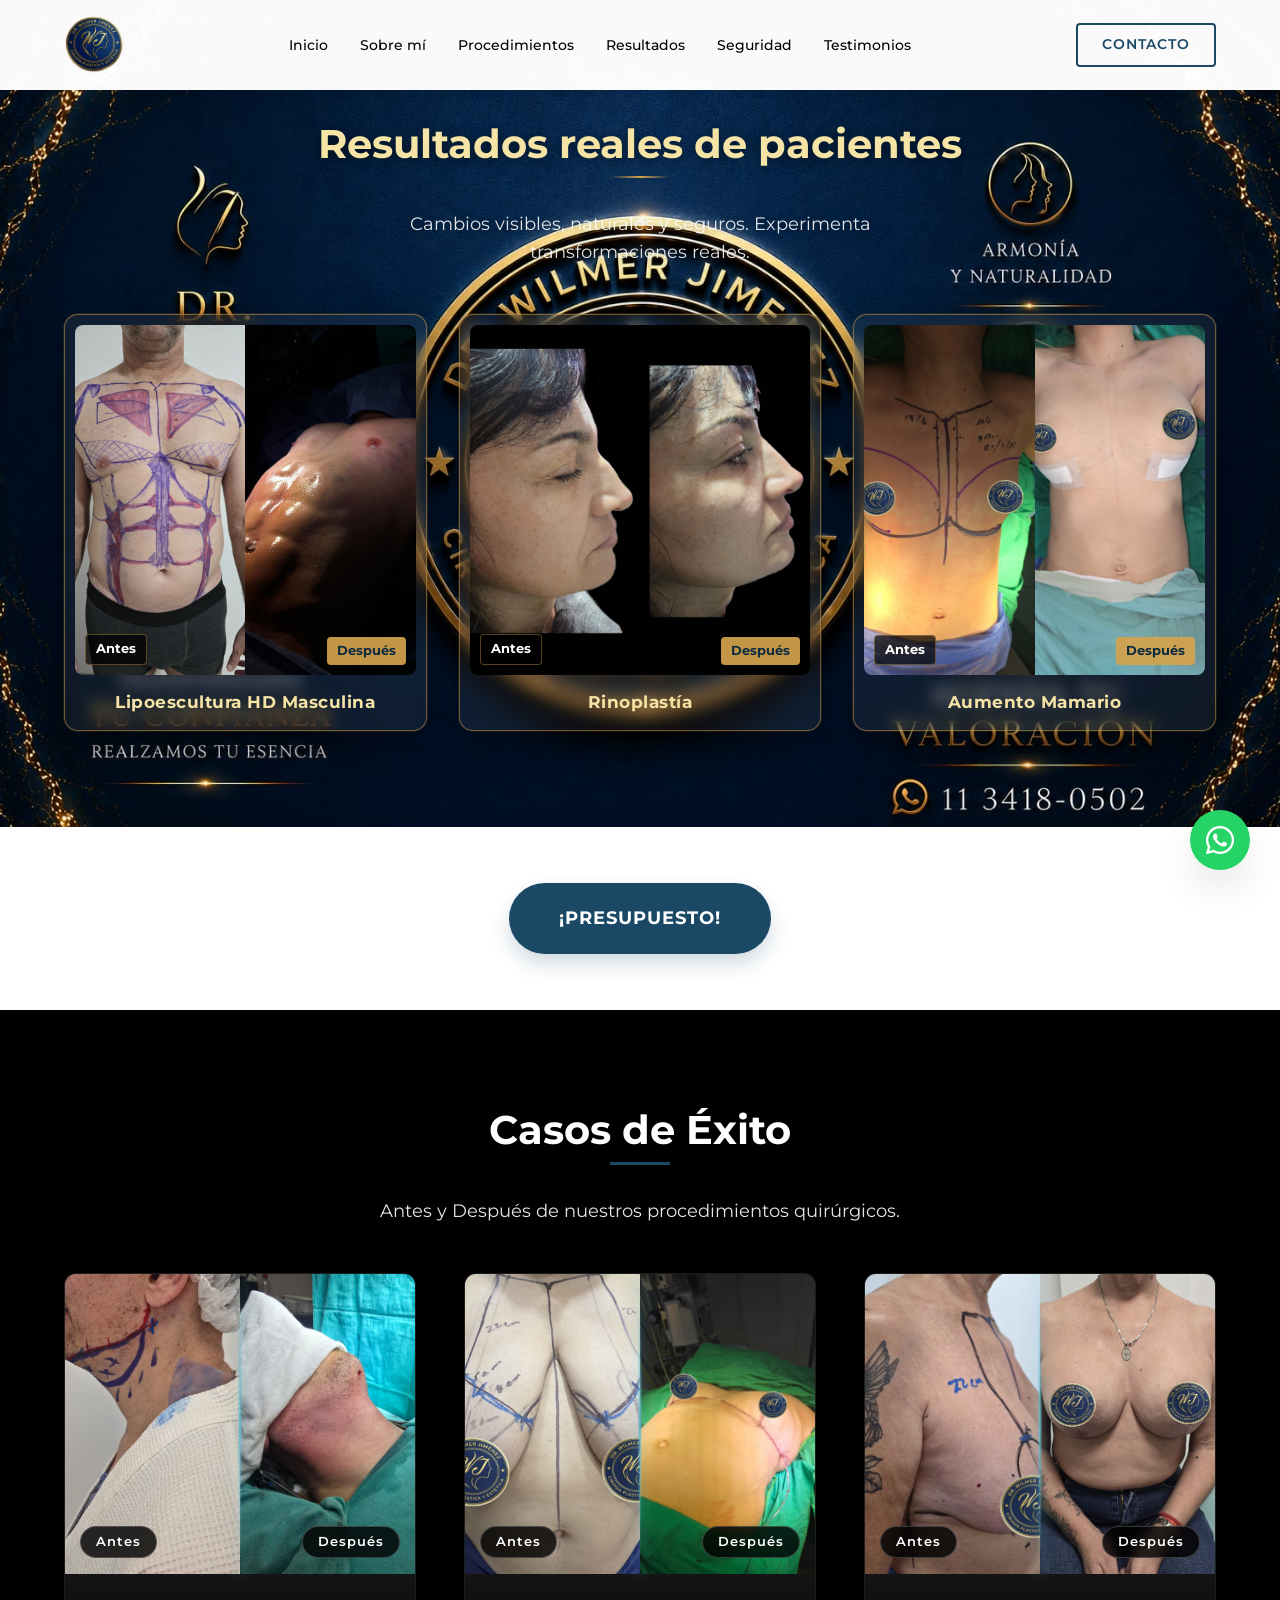
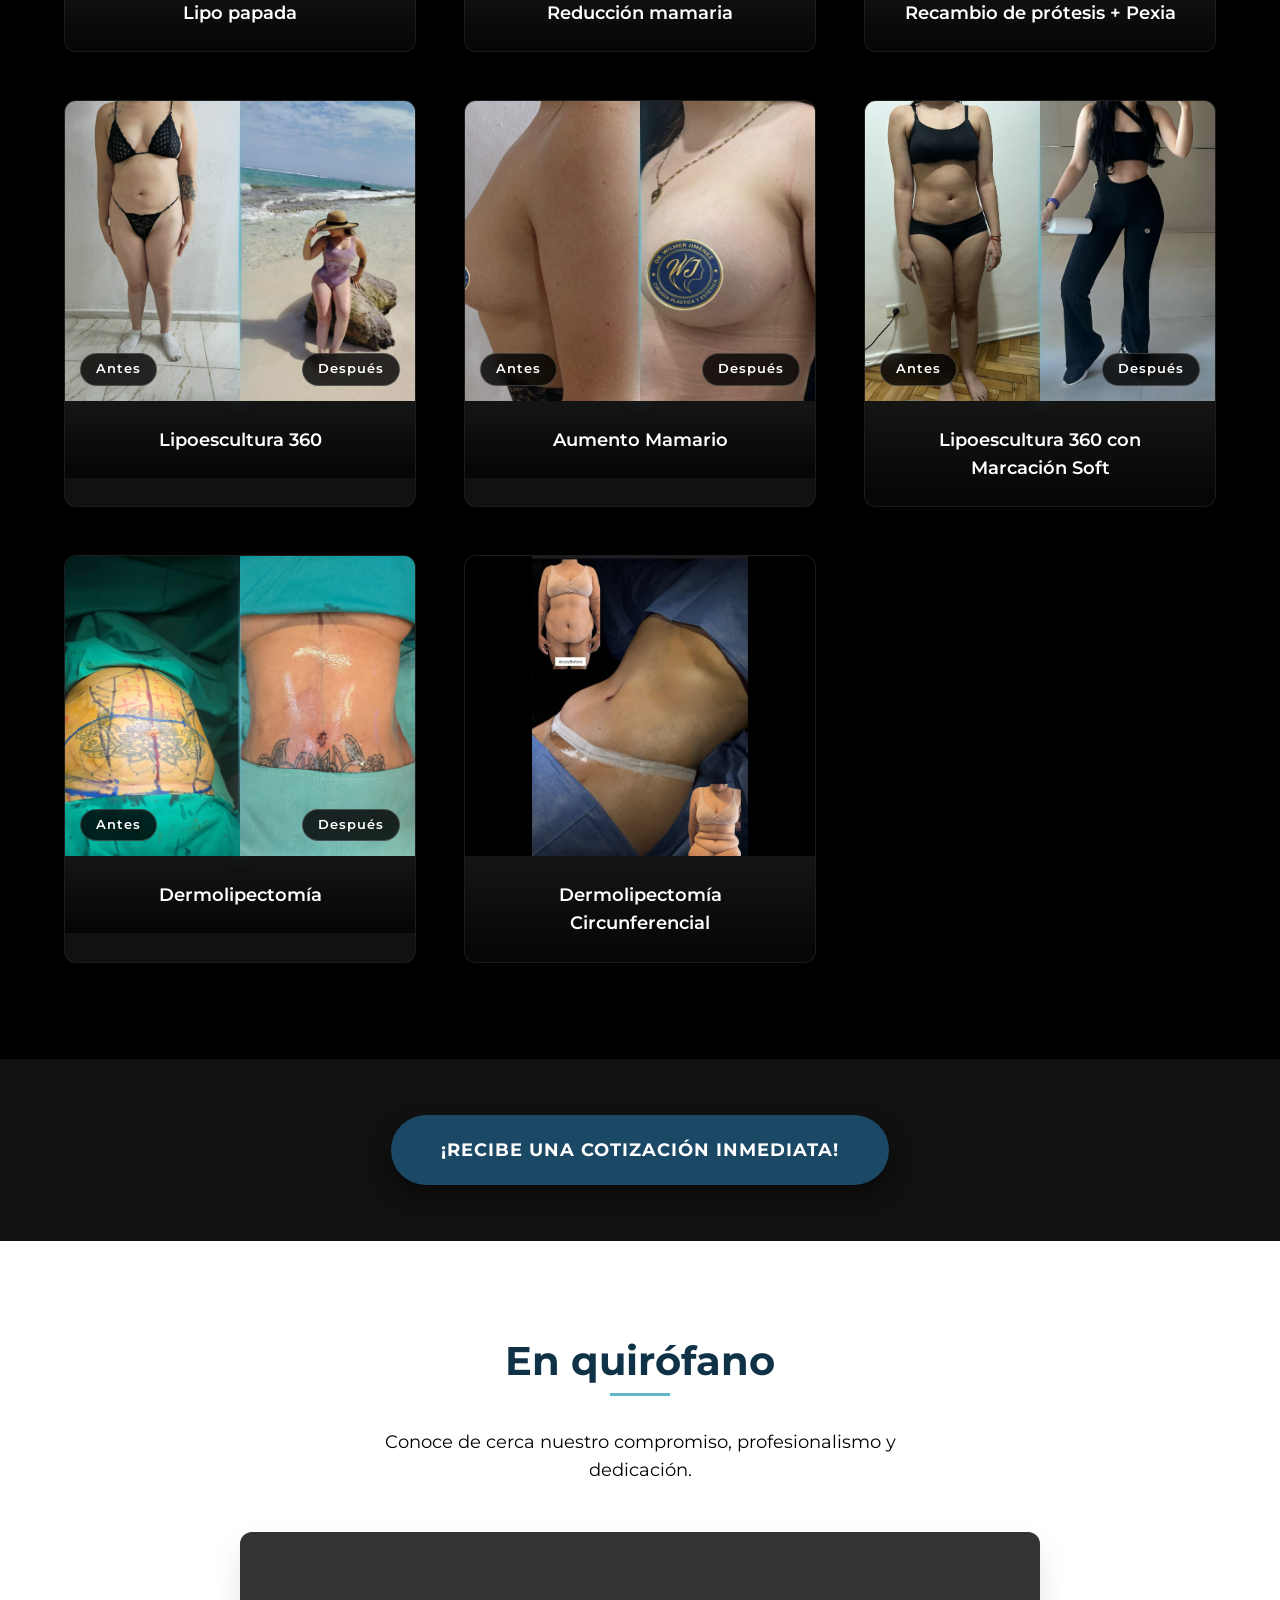
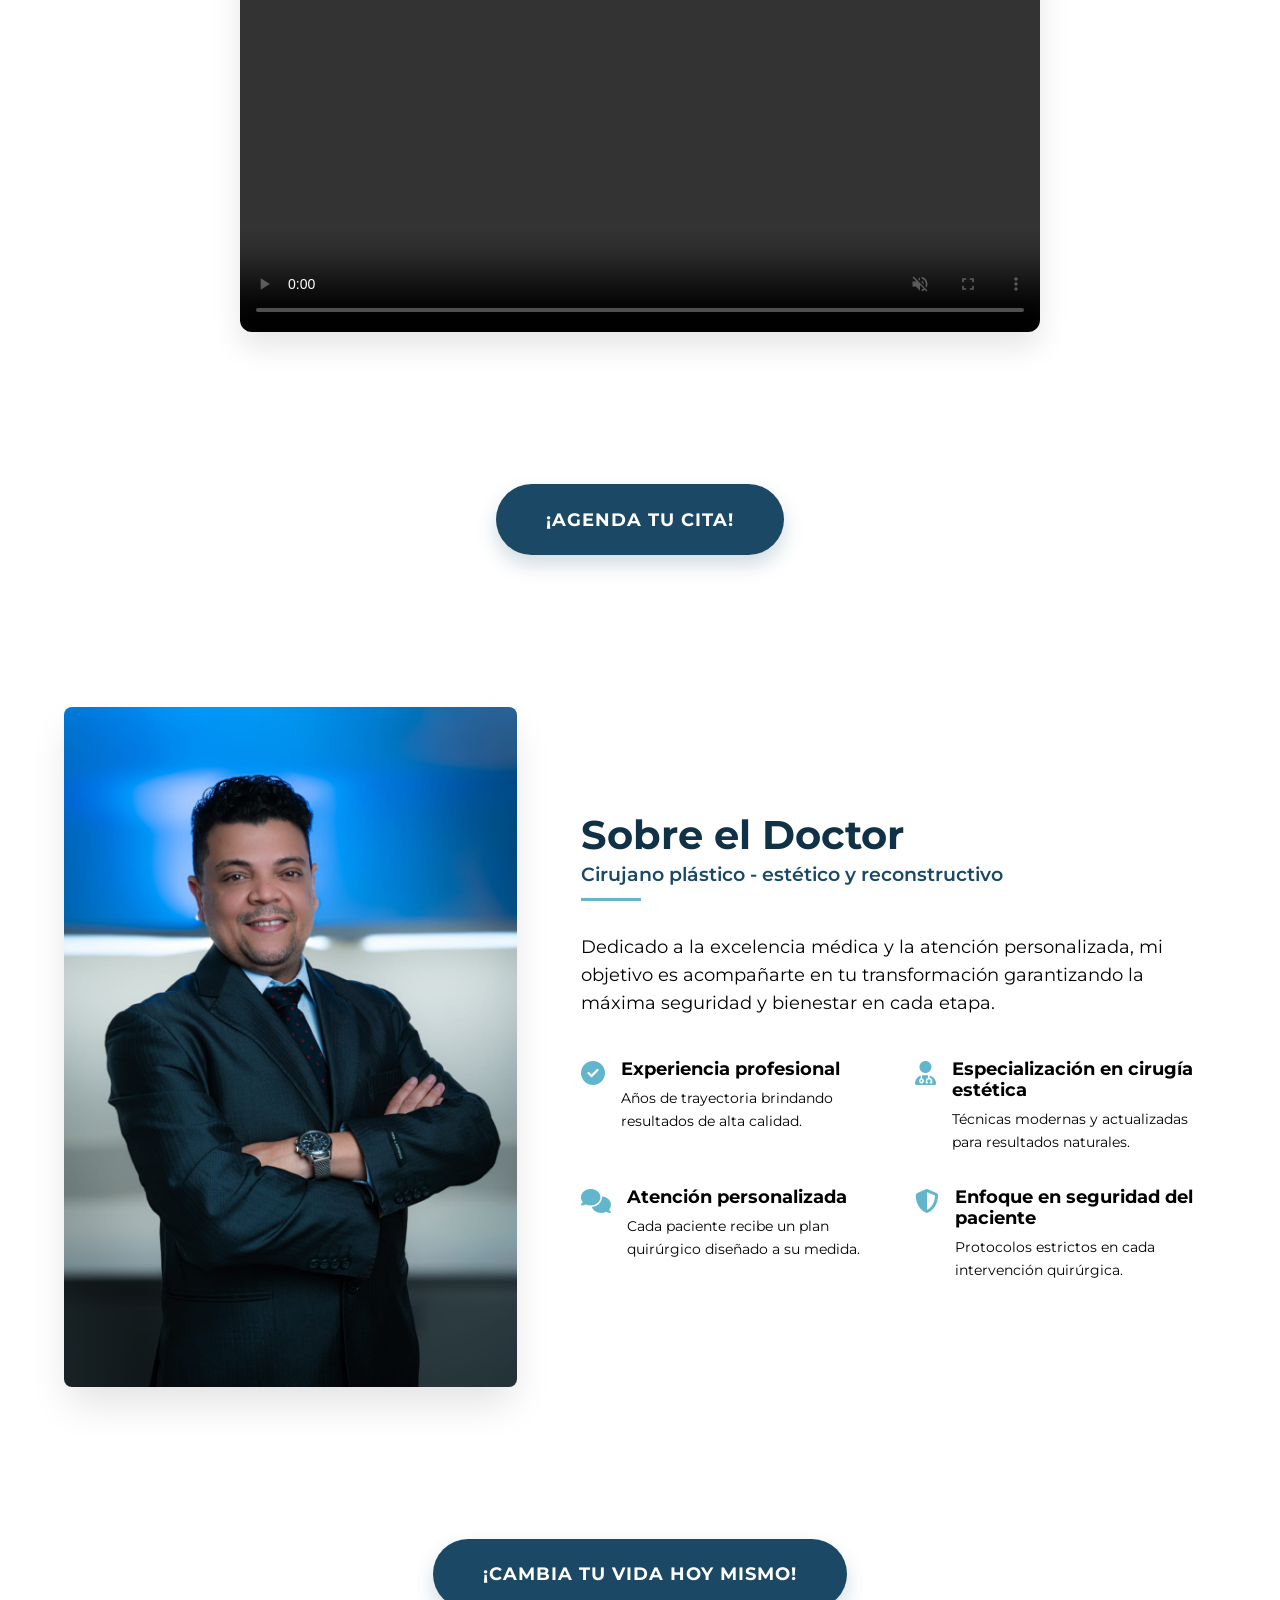
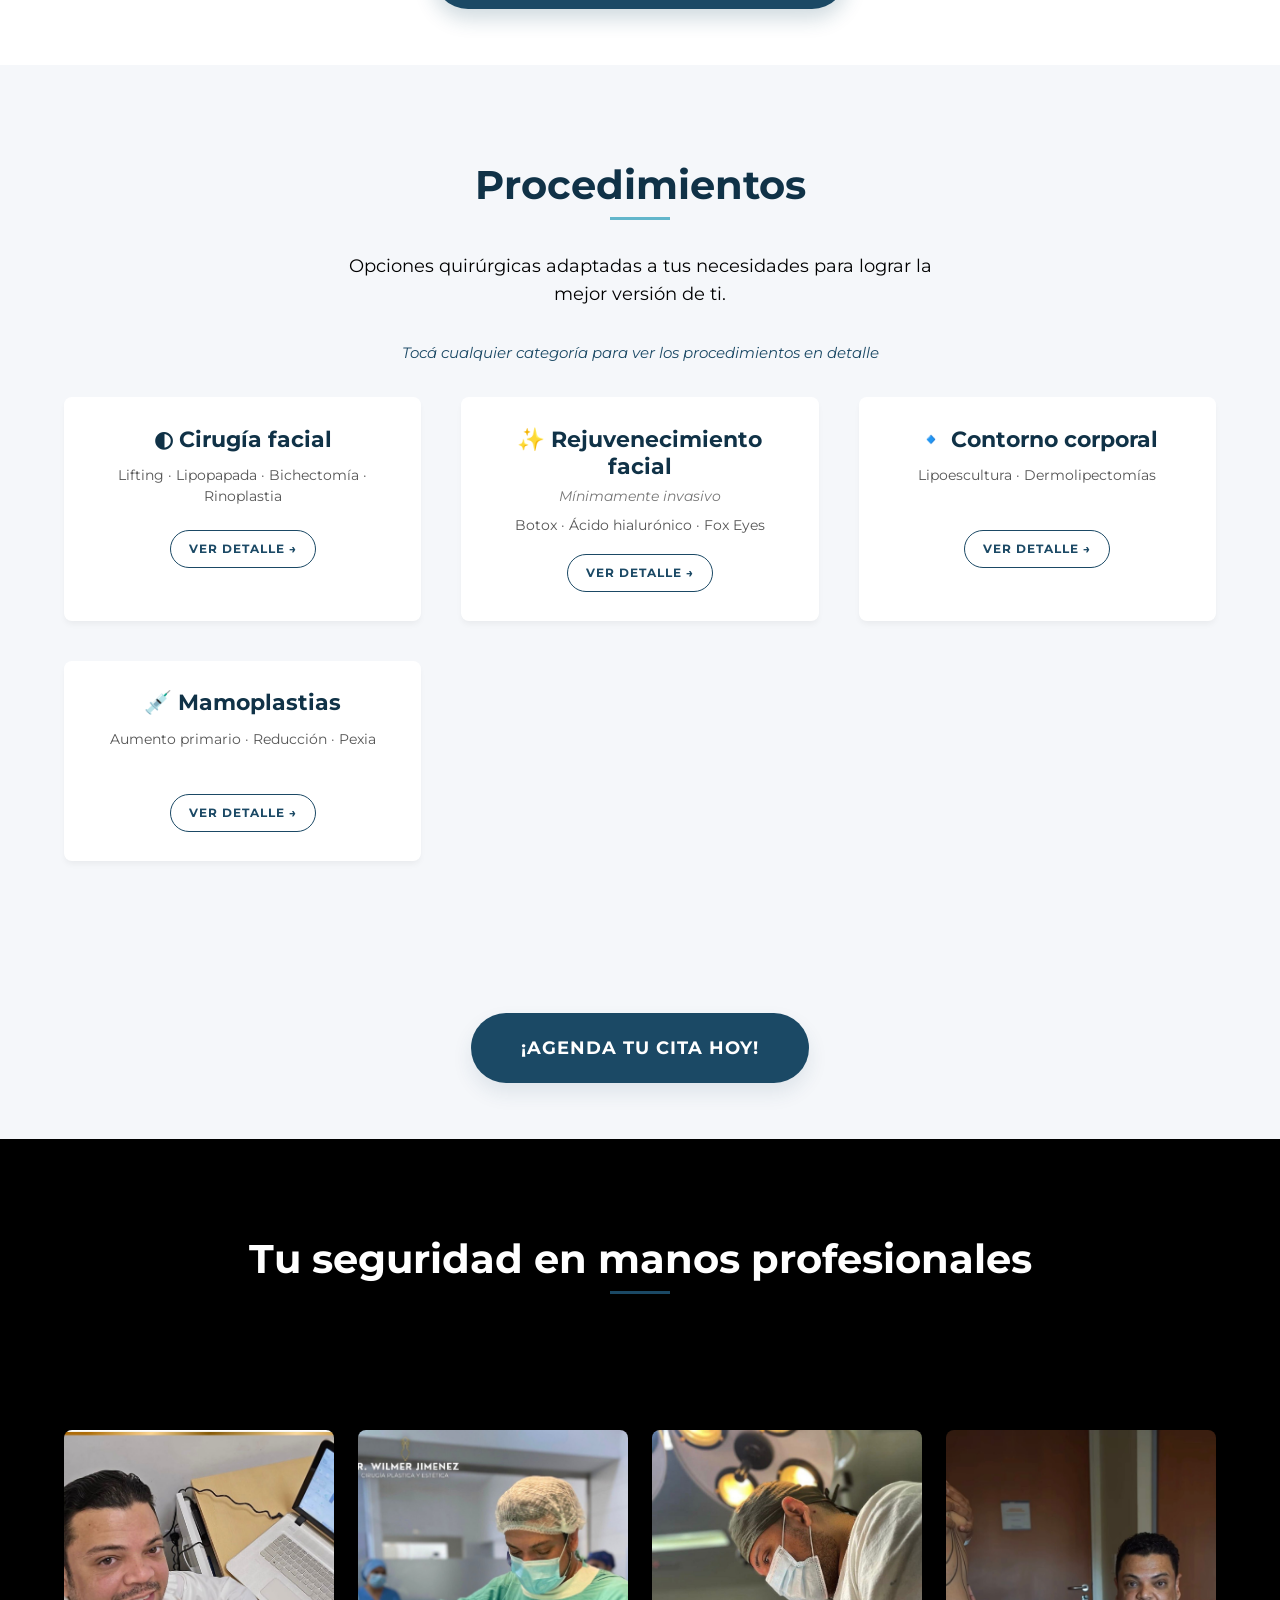
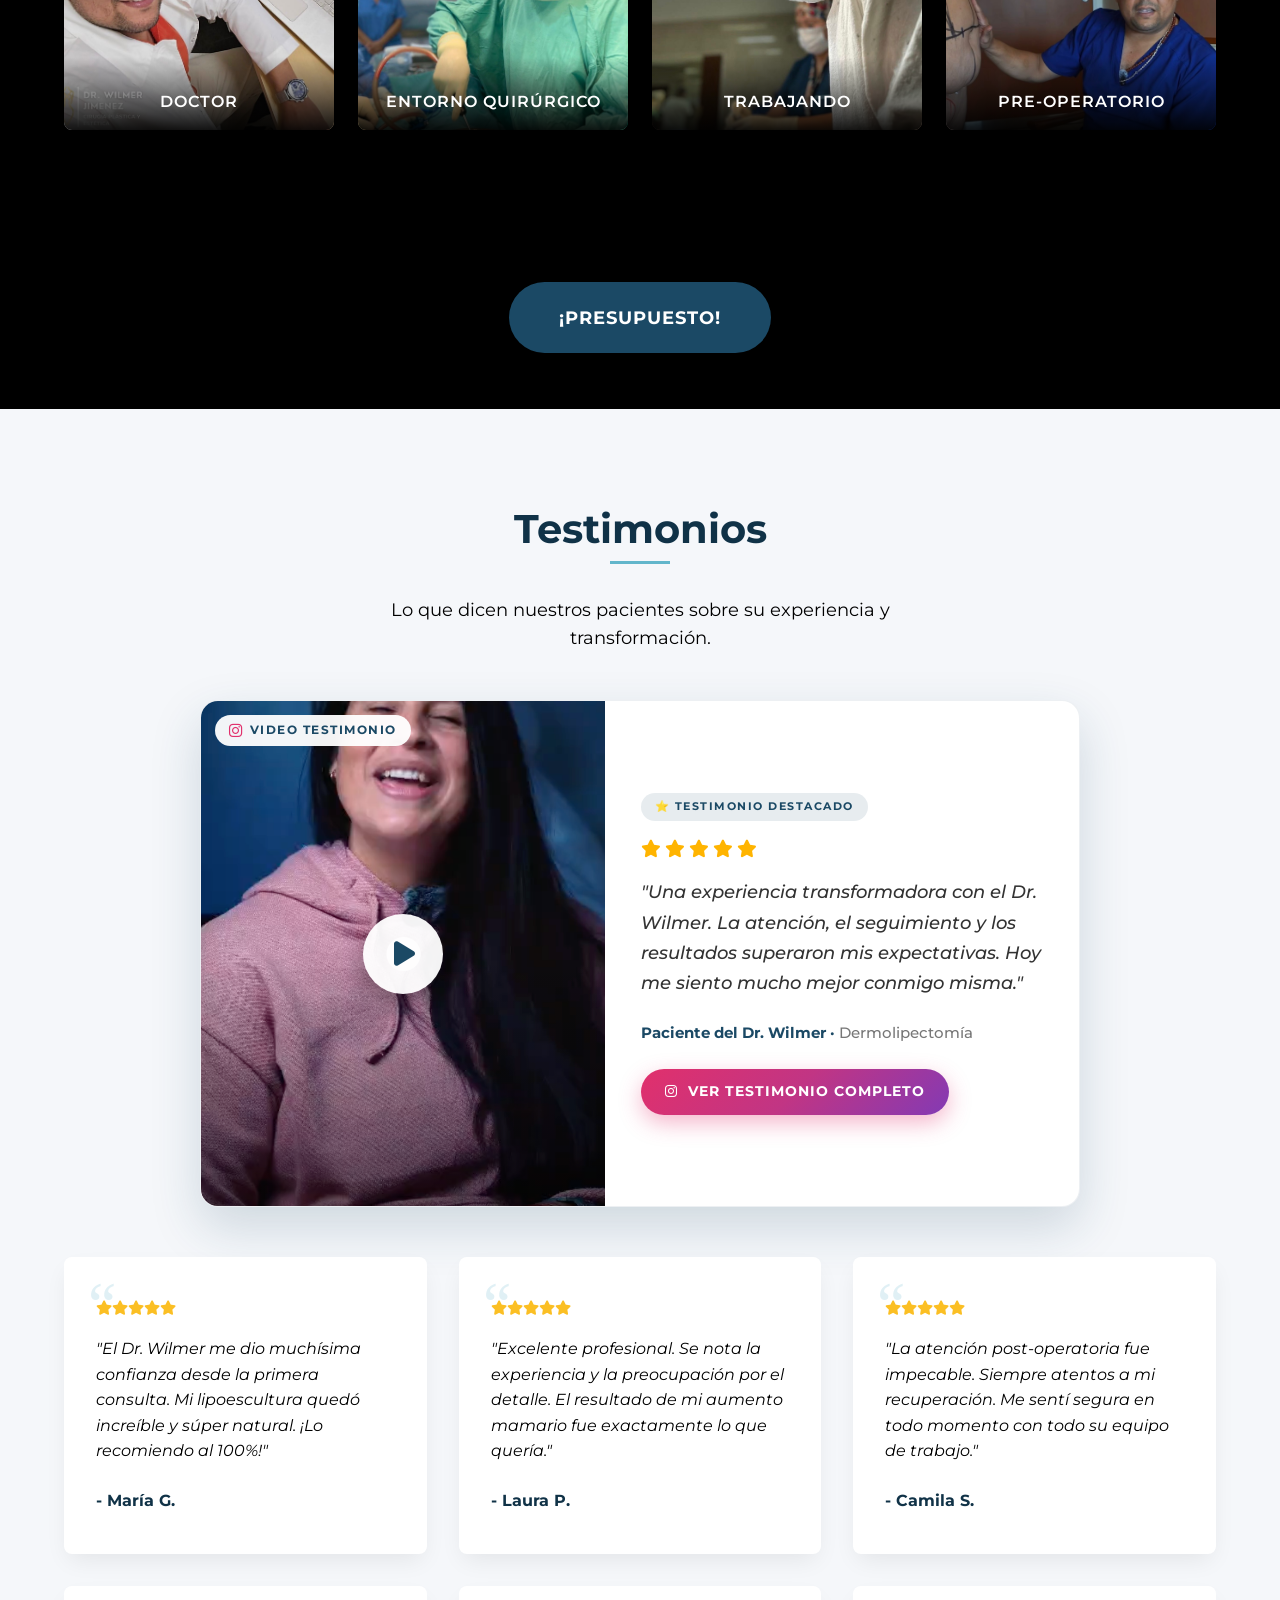
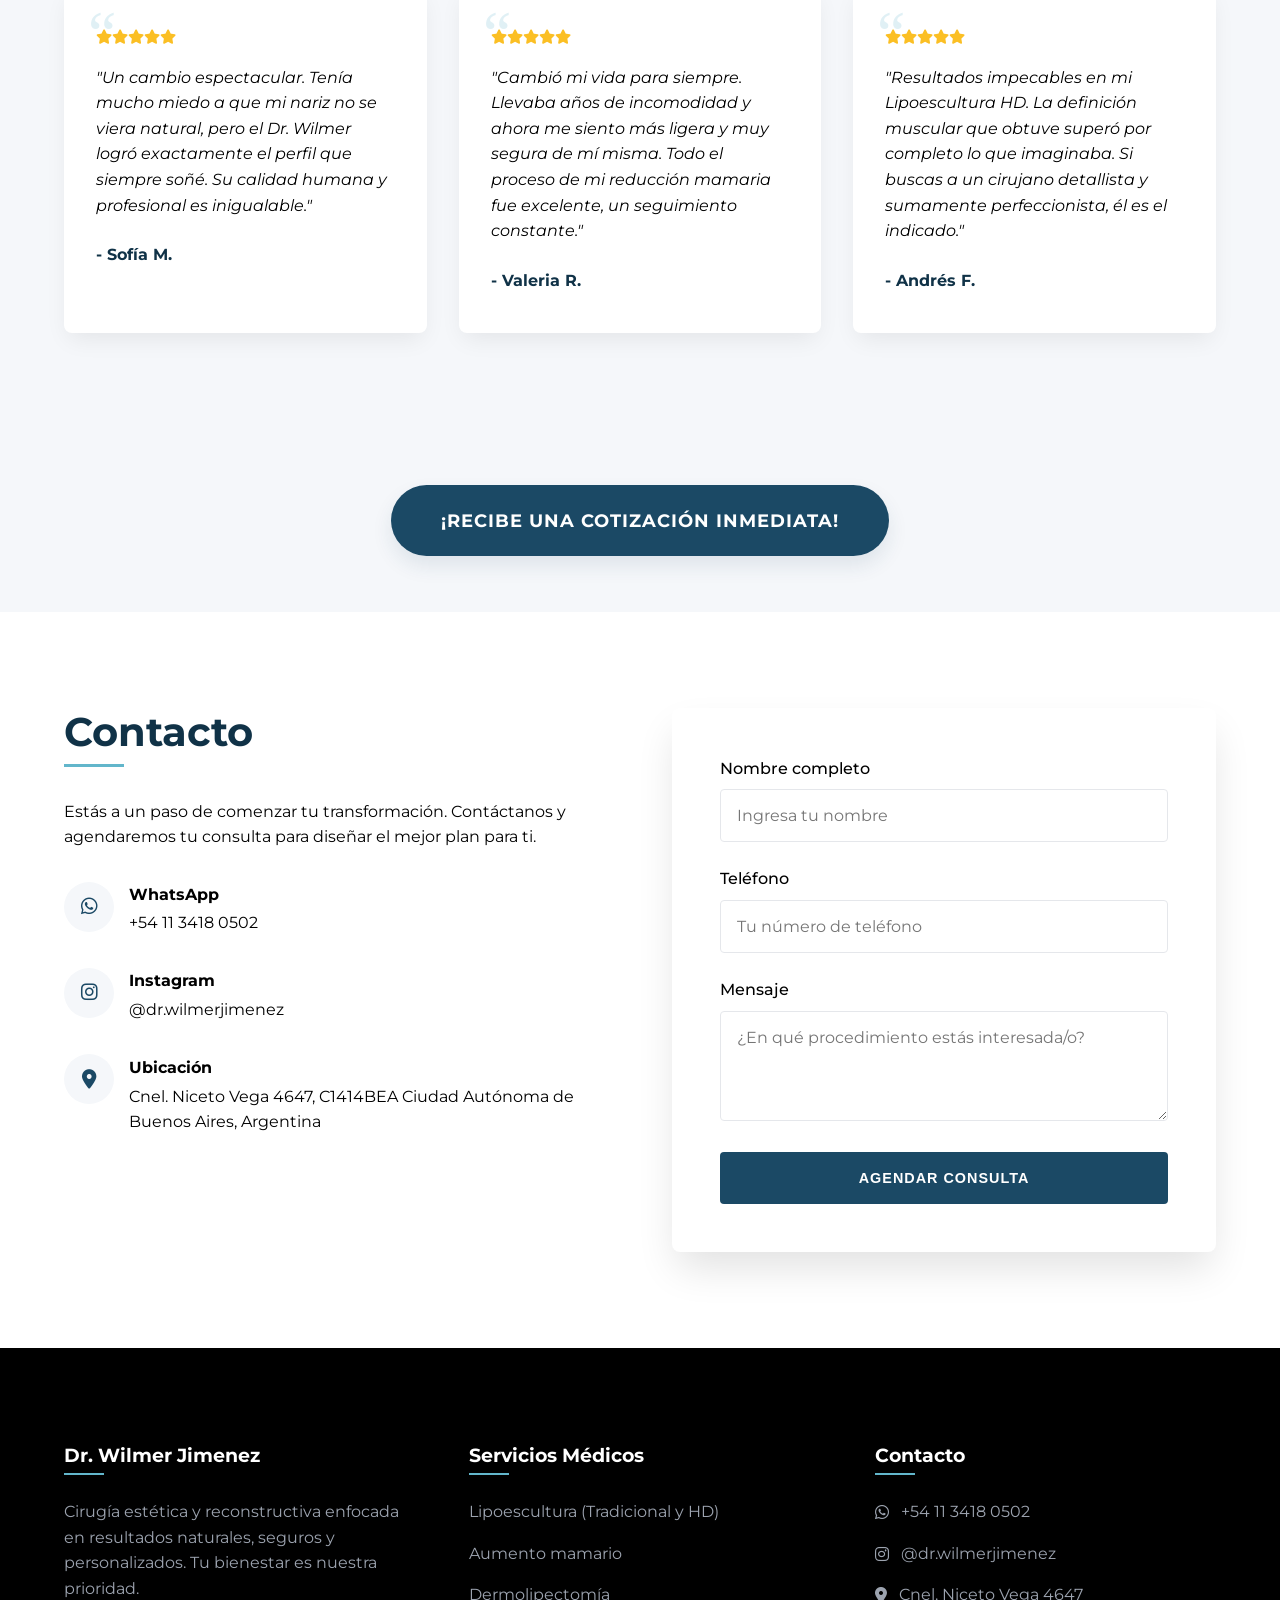
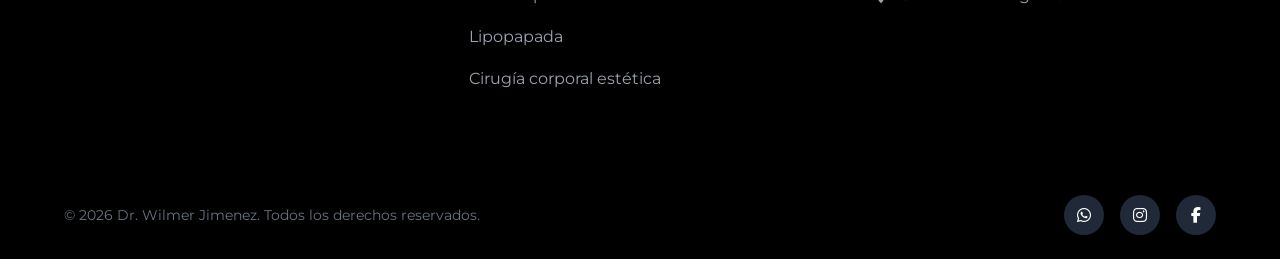
<file: index.html>
<!DOCTYPE html>
<html lang="es">

<head>
    <meta charset="UTF-8">
    <meta name="viewport" content="width=device-width, initial-scale=1.0">
    <title>Dr. Wilmer Jimenez | Cirugía Estética y Reconstructiva</title>
    <meta name="description"
        content="Dr. Wilmer Jimenez, especialista en cirugía estética y reconstructiva. Resultados naturales, seguros y personalizados.">
    <!-- Google Fonts -->
    <link rel="preconnect" href="https://fonts.googleapis.com">
    <link rel="preconnect" href="https://fonts.gstatic.com" crossorigin>
    <link href="https://fonts.googleapis.com/css2?family=Montserrat:wght@300;400;500;600;700&display=swap"
        rel="stylesheet">
    <!-- Font Awesome for Icons -->
    <link rel="stylesheet" href="https://cdnjs.cloudflare.com/ajax/libs/font-awesome/6.4.0/css/all.min.css">
    <!-- AOS Animations CSS -->
    <link href="https://unpkg.com/aos@2.3.1/dist/aos.css" rel="stylesheet">
    <link rel="stylesheet" href="style.css">
    <!-- Favicon & Touch Icons (Optimizados para Google SEO) -->
    <link rel="icon" type="image/png" sizes="32x32" href="favicon.png">
    <link rel="icon" type="image/png" sizes="16x16" href="favicon.png">
    <link rel="apple-touch-icon" href="favicon.png">
    <link rel="shortcut icon" href="favicon.png">
</head>

<body>

    <!-- Header / Navbar -->
    <header class="header">
        <div class="container navbar">
            <a href="#" class="logo" style="display: flex; align-items: center; padding: 5px 0;" title="Dr. Wilmer Jimenez - Inicio">
                <img src="favicon.png" alt="Logo corporativo Dr. Wilmer Jimenez Cirujano Plástico" title="Dr. Wilmer Jimenez Cirujano Plástico" style="width: 60px; height: 60px; object-fit: contain; border-radius: 8px;">
            </a>
            <nav class="nav-menu">
                <ul class="nav-list">
                    <li><a href="#inicio">Inicio</a></li>
                    <li><a href="#sobre-mi">Sobre mí</a></li>
                    <li><a href="#procedimientos">Procedimientos</a></li>
                    <li><a href="#resultados">Resultados</a></li>
                    <li><a href="#seguridad">Seguridad</a></li>
                    <li><a href="#testimonios">Testimonios</a></li>
                </ul>
            </nav>
            <a href="#contacto" class="btn btn-outline nav-btn">Contacto</a>
            <button class="menu-toggle" aria-label="Abrir menú">
                <i class="fas fa-bars"></i>
            </button>
        </div>
    </header>

    <!-- Resultados Reales -->
    <style>
        /* HERO Resultados — texto claro sobre fondo navy */
        #resultados .section-title { color: #F5E4A5 !important; text-shadow: 0 2px 12px rgba(0,0,0,.5); }
        #resultados .section-subtitle { color: rgba(255,255,255,.88) !important; text-shadow: 0 1px 8px rgba(0,0,0,.4); }
        #resultados .title-divider { background: linear-gradient(90deg, transparent, #D4A24C, transparent) !important; height: 2px !important; }
        #resultados .result-item {
            background: rgba(255,255,255,.06);
            backdrop-filter: blur(8px);
            border: 1.5px solid rgba(212,162,76,.5);
            border-radius: 14px;
            padding: 10px 10px 0;
            box-shadow: 0 14px 38px rgba(0,0,0,.45), 0 0 0 1px rgba(212,162,76,.15);
            transition: transform .35s ease, box-shadow .35s ease, border-color .35s ease;
            overflow: hidden;
        }
        #resultados .result-item:hover {
            transform: translateY(-6px);
            border-color: #E8C572;
            box-shadow: 0 22px 50px rgba(0,0,0,.55), 0 0 0 1px #D4A24C;
        }
        #resultados .result-img-wrapper { border-radius: 8px; overflow: hidden; }
        #resultados .result-caption {
            color: #F5E4A5 !important;
            font-weight: 700;
            padding: 14px 6px;
            letter-spacing: .5px;
            text-align: center;
            font-size: 1.05rem;
        }
    </style>
    <section id="resultados" class="results section-padding" style="padding-top: 120px; background-image: url('fondo.jpeg'); background-size: cover; background-position: center; background-repeat: no-repeat; background-attachment: fixed;">
        <div class="container">
            <div class="section-header text-center">
                <h2 class="section-title">Resultados reales de pacientes</h2>
                <div class="title-divider center"></div>
                <p class="section-subtitle">Cambios visibles, naturales y seguros. Experimenta transformaciones reales.</p>
            </div>

            <div class="results-grid">
                <div class="result-item">
                    <div class="result-img-wrapper" style="display: flex;">
                        <div style="flex: 1; position: relative;">
                            <img src="segu_Img/antes1.jpeg" alt="Antes" style="width: 100%; height: 100%; object-fit: cover;">
                            <div style="position: absolute; bottom: 10px; left: 10px; background: rgba(0,0,0,0.7); color: white; padding: 4px 10px; font-size: 0.8rem; border-radius: 4px; font-weight: bold; border: 1px solid rgba(212,162,76,.4);">Antes</div>
                        </div>
                        <div style="flex: 1; position: relative;">
                            <img src="segu_Img/despues1.jpeg" alt="Después" style="width: 100%; height: 100%; object-fit: cover;">
                            <div style="position: absolute; bottom: 10px; right: 10px; background: rgba(212,162,76,0.92); color: #0d2b40; padding: 4px 10px; font-size: 0.8rem; border-radius: 4px; font-weight: bold;">Después</div>
                        </div>
                    </div>
                    <div class="result-caption">Lipoescultura HD Masculina</div>
                </div>
                <div class="result-item">
                    <div class="result-img-wrapper" style="display: flex;">
                        <div style="flex: 1; position: relative;">
                            <img src="segu_Img/antes2.jpeg" alt="Antes" style="width: 100%; height: 100%; object-fit: cover;">
                            <div style="position: absolute; bottom: 10px; left: 10px; background: rgba(0,0,0,0.7); color: white; padding: 4px 10px; font-size: 0.8rem; border-radius: 4px; font-weight: bold; border: 1px solid rgba(212,162,76,.4);">Antes</div>
                        </div>
                        <div style="flex: 1; position: relative;">
                            <img src="segu_Img/despuse2.jpeg" alt="Después" style="width: 100%; height: 100%; object-fit: cover;">
                            <div style="position: absolute; bottom: 10px; right: 10px; background: rgba(212,162,76,0.92); color: #0d2b40; padding: 4px 10px; font-size: 0.8rem; border-radius: 4px; font-weight: bold;">Después</div>
                        </div>
                    </div>
                    <div class="result-caption">Rinoplastía</div>
                </div>
                <div class="result-item">
                    <div class="result-img-wrapper" style="display: flex;">
                        <div style="flex: 1; position: relative;">
                            <img src="segu_Img/ANTES3.jpeg" alt="Antes de Aumento Mamario - Dr Wilmer Jimenez" style="width: 100%; height: 100%; object-fit: cover;">
                            <div style="position: absolute; bottom: 10px; left: 10px; background: rgba(0,0,0,0.7); color: white; padding: 4px 10px; font-size: 0.8rem; border-radius: 4px; font-weight: bold; border: 1px solid rgba(212,162,76,.4);">Antes</div>
                        </div>
                        <div style="flex: 1; position: relative;">
                            <img src="segu_Img/despues3.jpeg" alt="Después de Aumento Mamario - Dr Wilmer Jimenez" style="width: 100%; height: 100%; object-fit: cover;">
                            <div style="position: absolute; bottom: 10px; right: 10px; background: rgba(212,162,76,0.92); color: #0d2b40; padding: 4px 10px; font-size: 0.8rem; border-radius: 4px; font-weight: bold;">Después</div>
                        </div>
                    </div>
                    <div class="result-caption">Aumento Mamario</div>
                </div>
            </div>
        </div>
    </section>

    <div class="cta-divider text-center" style="padding: 3.5rem 0; width: 100%; display: flex; justify-content: center;">
        <a href="#contacto" class="btn btn-primary" style="font-size: 1.1rem; padding: 1.2rem 3rem; border-radius: 50px; text-transform: uppercase; font-weight: 700; box-shadow: 0 10px 20px rgba(27, 73, 101, 0.2); transition: all 0.3s ease; text-decoration: none;">¡PRESUPUESTO!</a>
    </div>

    <!-- Más Resultados de Pacientes (Estética Premium) -->
    <section class="premium-results-section bg-dark section-padding text-white" id="casos-exito">
        <div class="container">
            <div class="section-header text-center" data-aos="fade-up">
                <h2 class="section-title text-white">Casos de Éxito</h2>
                <div class="title-divider center light"></div>
                <p class="section-subtitle text-white" style="opacity: 0.9;">Antes y Después de nuestros procedimientos quirúrgicos.</p>
            </div>

            <style>
                .premium-results-grid {
                    display: grid;
                    grid-template-columns: repeat(auto-fit, minmax(320px, 1fr));
                    gap: 3rem;
                }
                .premium-result-card {
                    background: #111;
                    border-radius: 12px;
                    overflow: hidden;
                    box-shadow: 0 15px 35px rgba(0,0,0,0.5);
                    transition: transform 0.4s ease, box-shadow 0.4s ease;
                    border: 1px solid rgba(255,255,255,0.05);
                }
                .premium-result-images {
                    display: flex;
                    height: 300px;
                    position: relative;
                }
                .img-container {
                    flex: 1;
                    position: relative;
                    background: #111;
                    overflow: hidden;
                    display: flex;
                    align-items: center;
                    justify-content: center;
                }
                .img-container img {
                    width: 100%;
                    height: 100%;
                    object-fit: cover; /* Ajustar y recortar para uniformidad */
                    object-position: center; /* Centrado de la imagen */
                    transition: transform 0.6s ease;
                }
                
                /* Efecto Reveal al hacer scroll (AOS) o hover */
                .premium-result-card.aos-animate .img-container img {
                    /* filter removido para pruebas */
                }
                .premium-result-card:hover .img-container img {
                    transform: scale(1.05);
                }

                .premium-divider {
                    width: 3px;
                    background: linear-gradient(180deg, transparent, rgba(98, 182, 203, 0.8), transparent);
                    height: 100%;
                    z-index: 10;
                    position: absolute;
                    left: 50%;
                    transform: translateX(-50%);
                    box-shadow: 0 0 15px rgba(98, 182, 203, 0.6);
                }
                .img-container .badge {
                    position: absolute;
                    bottom: 15px;
                    background: rgba(0,0,0,0.8);
                    color: #fff;
                    padding: 5px 15px;
                    border-radius: 20px;
                    font-size: 0.8rem;
                    font-weight: 600;
                    letter-spacing: 1px;
                    border: 1px solid rgba(255,255,255,0.2);
                    backdrop-filter: blur(5px);
                    z-index: 15;
                }
                .img-container.antes .badge { left: 15px; }
                .img-container.despues .badge { right: 15px; }
                .premium-result-info {
                    padding: 1.5rem;
                    text-align: center;
                    font-weight: 600;
                    font-size: 1.1rem;
                    color: #fff;
                    background: linear-gradient(to top, #050505, #151515);
                    border-top: 1px solid rgba(255,255,255,0.05);
                }
                
                @media (max-width: 768px) {
                    .premium-result-images {
                        height: 220px;
                    }
                }
            </style>
            
            <div class="premium-results-grid">
                <!-- Lipo Papada -->
                <div class="premium-result-card" data-aos="fade-up">
                    <div class="premium-result-images">
                        <div class="img-container antes">
                            <img src="papda_img/papad1.jpeg" alt="Antes Lipo Papada">
                            <span class="badge">Antes</span>
                        </div>
                        <div class="premium-divider"></div>
                        <div class="img-container despues">
                            <img src="papda_img/papad2.jpeg" alt="Después Lipo Papada">
                            <span class="badge">Después</span>
                        </div>
                    </div>
                    <div class="premium-result-info">Lipo papada</div>
                </div>

                <!-- Reducción mamaria -->
                <div class="premium-result-card" data-aos="fade-up" data-aos-delay="100">
                    <div class="premium-result-images">
                        <div class="img-container antes">
                            <img src="redu_img/REDUCCION1.jpeg" alt="Antes de Reducción mamaria - Dr Wilmer Jimenez" title="Antes de Reducción mamaria">
                            <span class="badge">Antes</span>
                        </div>
                        <div class="premium-divider"></div>
                        <div class="img-container despues">
                            <img src="redu_img/REDUCCION2.jpeg" alt="Después de Reducción mamaria - Dr Wilmer Jimenez" title="Después de Reducción mamaria">
                            <span class="badge">Después</span>
                        </div>
                    </div>
                    <div class="premium-result-info">Reducción mamaria</div>
                </div>

                <!-- Recambio de prótesis mas pexia -->
                <div class="premium-result-card" data-aos="fade-up" data-aos-delay="200">
                    <div class="premium-result-images">
                        <div class="img-container antes">
                            <img src="protesis_img/REC1.jpeg" alt="Antes Recambio de prótesis y pexia - Dr Wilmer Jimenez" title="Antes Recambio de prótesis">
                            <span class="badge">Antes</span>
                        </div>
                        <div class="premium-divider"></div>
                        <div class="img-container despues">
                            <img src="protesis_img/REC2.jpeg" alt="Después Recambio de prótesis y pexia - Dr Wilmer Jimenez" title="Después Recambio de prótesis">
                            <span class="badge">Después</span>
                        </div>
                    </div>
                    <div class="premium-result-info">Recambio de prótesis + Pexia</div>
                </div>

                <!-- Lipoescultura 360 -->
                <div class="premium-result-card" data-aos="fade-up">
                    <div class="premium-result-images">
                        <div class="img-container antes">
                            <img src="lipored_img/lipooo1.png" alt="Antes Lipoescultura 360">
                            <span class="badge">Antes</span>
                        </div>
                        <div class="premium-divider"></div>
                        <div class="img-container despues">
                            <img src="lipored_img/lipooo2..jpeg" alt="Después Lipoescultura 360">
                            <span class="badge">Después</span>
                        </div>
                    </div>
                    <div class="premium-result-info">Lipoescultura 360</div>
                </div>

                <!-- Aumento Mamario -->
                <div class="premium-result-card" data-aos="fade-up" data-aos-delay="100">
                    <div class="premium-result-images">
                        <div class="img-container antes">
                            <img src="Aumen_img/au1.jpeg?v=5" alt="Antes de Aumento Mamario Cirugía Plástica Estética - Dr. Wilmer Jimenez Buenos Aires" title="Antes - Aumento Mamario Dr. Wilmer Jimenez Cirujano Plástico">
                            <span class="badge">Antes</span>
                        </div>
                        <div class="premium-divider"></div>
                        <div class="img-container despues">
                            <img src="Aumen_img/au2.jpeg?v=5" alt="Después de Aumento Mamario Cirugía Plástica Estética - Dr. Wilmer Jimenez Buenos Aires" title="Después - Aumento Mamario Dr. Wilmer Jimenez Cirujano Plástico">
                            <span class="badge">Después</span>
                        </div>
                    </div>
                    <div class="premium-result-info">Aumento Mamario</div>
                </div>

                <!-- Lipoescultura 360 con Marcación Soft -->
                <div class="premium-result-card" data-aos="fade-up" data-aos-delay="200">
                    <div class="premium-result-images">
                        <div class="img-container antes">
                            <img src="lipo_img/lip11.jpeg" alt="Antes Lipoescultura 360 con Marcación Soft">
                            <span class="badge">Antes</span>
                        </div>
                        <div class="premium-divider"></div>
                        <div class="img-container despues">
                            <img src="lipo_img/lipo22.jpeg" alt="Después Lipoescultura 360 con Marcación Soft">
                            <span class="badge">Después</span>
                        </div>
                    </div>
                    <div class="premium-result-info">Lipoescultura 360 con Marcación Soft</div>
                </div>

                <!-- Dermolipectomía -->
                <div class="premium-result-card" data-aos="fade-up">
                    <div class="premium-result-images">
                        <div class="img-container antes">
                            <img src="dermi_Img/dermo1.jpeg" alt="Antes Dermolipectomía">
                            <span class="badge">Antes</span>
                        </div>
                        <div class="premium-divider"></div>
                        <div class="img-container despues">
                            <img src="dermi_Img/dermo2.jpeg" alt="Después Dermolipectomía">
                            <span class="badge">Después</span>
                        </div>
                    </div>
                    <div class="premium-result-info">Dermolipectomía</div>
                </div>

                <!-- Dermolipectomía Circunferencial -->
                <div class="premium-result-card" data-aos="fade-up" data-aos-delay="100">
                    <div class="premium-result-images">
                        <div class="img-container">
                            <img src="circun_img.jpeg" alt="Dermolipectomía Circunferencial" style="object-fit: contain; background: #000;">
                        </div>
                    </div>
                    <div class="premium-result-info">Dermolipectomía Circunferencial</div>
                </div>
            </div>
        </div>
    </section>

    <div class="cta-divider text-center" style="padding: 3.5rem 0; width: 100%; display: flex; justify-content: center; background-color: #111;">
        <a href="#contacto" class="btn btn-primary" style="font-size: 1.1rem; padding: 1.2rem 3rem; border-radius: 50px; text-transform: uppercase; font-weight: 700; box-shadow: 0 10px 20px rgba(0, 0, 0, 0.5); transition: all 0.3s ease; text-decoration: none;">¡RECIBE UNA COTIZACIÓN INMEDIATA!</a>
    </div>

    <!-- El Doctor Trabajando -->
    <section id="inicio" class="video-section section-padding">
        <div class="container">
            <div class="section-header text-center">
                <h2 class="section-title">En quirófano</h2>
                <div class="title-divider center"></div>
                <p class="section-subtitle">Conoce de cerca nuestro compromiso, profesionalismo y dedicación.</p>
            </div>
            <div style="max-width: 800px; margin: 0 auto; border-radius: 12px; overflow: hidden; box-shadow: 0 15px 30px rgba(0,0,0,0.1);">
                <video src="comotrabaja_vid/WhatsApp%20Video%202026-04-03%20at%2016.46.43.mp4" controls autoplay muted loop playsinline style="width: 100%; display: block;"></video>
            </div>
        </div>
    </section>

    <div class="cta-divider text-center" style="padding: 3.5rem 0; width: 100%; display: flex; justify-content: center;">
        <a href="#contacto" class="btn btn-primary" style="font-size: 1.1rem; padding: 1.2rem 3rem; border-radius: 50px; text-transform: uppercase; font-weight: 700; box-shadow: 0 10px 20px rgba(27, 73, 101, 0.2); transition: all 0.3s ease; text-decoration: none;">¡AGENDA TU CITA!</a>
    </div>

    <!-- Sobre el Doctor -->
    <section id="sobre-mi" class="about section-padding">
        <div class="container about-container">
            <div class="about-image" style="display: block; visibility: visible; opacity: 1; min-height: 200px; min-width: 200px;">
                <img src="wilmer.jpeg" alt="Dr. Wilmer Jimenez - Cirujano Plástico Estético y Reconstructivo en Buenos Aires" title="Dr. Wilmer Jimenez - Cirujano Plástico" style="object-position: center top;">
            </div>
            <div class="about-content">
                <h2 class="section-title">Sobre el Doctor</h2>
                <p style="font-size: 1.2rem; font-weight: 600; color: var(--clr-medical-blue); margin-bottom: 0.5rem; margin-top: -0.5rem;">Cirujano plástico - estético y reconstructivo</p>
                <div class="title-divider"></div>
                <p class="bio-text">Dedicado a la excelencia médica y la atención personalizada, mi objetivo es
                    acompañarte en tu transformación garantizando la máxima seguridad y bienestar en cada etapa.</p>

                <ul class="about-list">
                    <li>
                        <i class="fas fa-check-circle"></i>
                        <div>
                            <h3>Experiencia profesional</h3>
                            <p>Años de trayectoria brindando resultados de alta calidad.</p>
                        </div>
                    </li>
                    <li>
                        <i class="fas fa-user-md"></i>
                        <div>
                            <h3>Especialización en cirugía estética</h3>
                            <p>Técnicas modernas y actualizadas para resultados naturales.</p>
                        </div>
                    </li>
                    <li>
                        <i class="fas fa-comments"></i>
                        <div>
                            <h3>Atención personalizada</h3>
                            <p>Cada paciente recibe un plan quirúrgico diseñado a su medida.</p>
                        </div>
                    </li>
                    <li>
                        <i class="fas fa-shield-alt"></i>
                        <div>
                            <h3>Enfoque en seguridad del paciente</h3>
                            <p>Protocolos estrictos en cada intervención quirúrgica.</p>
                        </div>
                    </li>
                </ul>
            </div>
        </div>
    </section>

    <div class="cta-divider text-center" style="padding: 3.5rem 0; width: 100%; display: flex; justify-content: center;">
        <a href="#contacto" class="btn btn-primary" style="font-size: 1.1rem; padding: 1.2rem 3rem; border-radius: 50px; text-transform: uppercase; font-weight: 700; box-shadow: 0 10px 20px rgba(27, 73, 101, 0.2); transition: all 0.3s ease; text-decoration: none;">¡CAMBIA TU VIDA HOY MISMO!</a>
    </div>

    <!-- Procedimientos -->
    <section id="procedimientos" class="procedures section-padding bg-light">
        <div class="container">
            <div class="section-header text-center">
                <h2 class="section-title">Procedimientos</h2>
                <div class="title-divider center"></div>
                <p class="section-subtitle">Opciones quirúrgicas adaptadas a tus necesidades para lograr la mejor
                    versión de ti.</p>
            </div>

            <p class="text-center" style="margin-top: -1rem; margin-bottom: 2rem; font-size: 0.95rem; color: var(--clr-medical-blue); font-style: italic;">Tocá cualquier categoría para ver los procedimientos en detalle</p>

            <style>
                .procedure-link-card { display: block; text-decoration: none; color: inherit; cursor: pointer; transition: transform 0.3s ease, box-shadow 0.3s ease; }
                .procedure-link-card:hover { transform: translateY(-4px); box-shadow: 0 14px 32px rgba(27,73,101,.18); }
                .procedure-link-card:hover .pl-cta { background: var(--clr-medical-blue); color: #fff; }
                .pl-cta { display: inline-block; padding: 8px 18px; border-radius: 50px; font-size: 0.78rem; font-weight: 700; color: var(--clr-medical-blue); text-transform: uppercase; letter-spacing: 1px; border: 1.5px solid var(--clr-medical-blue); transition: background .25s, color .25s; }
            </style>
            <div class="procedures-grid" style="grid-template-columns: repeat(auto-fit, minmax(280px, 1fr));">
                <!-- 1. Cirugía facial -->
                <a href="cirugia-facial.html" class="procedure-card procedure-link-card">
                    <div class="procedure-content text-center"
                        style="display: flex; align-items: center; justify-content: center; min-height: 200px; flex-direction: column; padding: 1.8rem 1.5rem;">
                        <h3 style="margin-bottom: 0.8rem; font-size: 1.4rem;">◐ Cirugía facial</h3>
                        <p style="font-size: 0.9rem; color: #555; margin-bottom: 1.2rem; line-height: 1.4;">Lifting · Lipopapada · Bichectomía · Rinoplastia</p>
                        <span class="pl-cta">Ver detalle →</span>
                    </div>
                </a>

                <!-- 2. Rejuvenecimiento facial -->
                <a href="rejuvenecimiento-facial.html" class="procedure-card procedure-link-card">
                    <div class="procedure-content text-center"
                        style="display: flex; align-items: center; justify-content: center; min-height: 200px; flex-direction: column; padding: 1.8rem 1.5rem;">
                        <h3 style="margin-bottom: 0.5rem; font-size: 1.4rem;">✨ Rejuvenecimiento facial</h3>
                        <p style="font-size: 0.85rem; color: #777; margin-bottom: 0.5rem; line-height: 1.4; font-style: italic;">Mínimamente invasivo</p>
                        <p style="font-size: 0.9rem; color: #555; margin-bottom: 1.2rem; line-height: 1.4;">Botox · Ácido hialurónico · Fox Eyes</p>
                        <span class="pl-cta">Ver detalle →</span>
                    </div>
                </a>

                <!-- 3. Contorno corporal -->
                <a href="contorno-corporal.html" class="procedure-card procedure-link-card">
                    <div class="procedure-content text-center"
                        style="display: flex; align-items: center; justify-content: center; min-height: 200px; flex-direction: column; padding: 1.8rem 1.5rem;">
                        <h3 style="margin-bottom: 0.8rem; font-size: 1.4rem;">🔹 Contorno corporal</h3>
                        <p style="font-size: 0.9rem; color: #555; margin-bottom: 1.2rem; line-height: 1.4;">Lipoescultura · Dermolipectomías</p>
                        <span class="pl-cta">Ver detalle →</span>
                    </div>
                </a>

                <!-- 4. Mamoplastias -->
                <a href="mamoplastias.html" class="procedure-card procedure-link-card">
                    <div class="procedure-content text-center"
                        style="display: flex; align-items: center; justify-content: center; min-height: 200px; flex-direction: column; padding: 1.8rem 1.5rem;">
                        <h3 style="margin-bottom: 0.8rem; font-size: 1.4rem;">💉 Mamoplastias</h3>
                        <p style="font-size: 0.9rem; color: #555; margin-bottom: 1.2rem; line-height: 1.4;">Aumento primario · Reducción · Pexia</p>
                        <span class="pl-cta">Ver detalle →</span>
                    </div>
                </a>
            </div>
        </div>
    </section>

    <div class="cta-divider text-center" style="padding: 3.5rem 0; width: 100%; display: flex; justify-content: center; background-color: var(--clr-gray-light);">
        <a href="#contacto" class="btn btn-primary" style="font-size: 1.1rem; padding: 1.2rem 3rem; border-radius: 50px; text-transform: uppercase; font-weight: 700; box-shadow: 0 10px 20px rgba(27, 73, 101, 0.1); transition: all 0.3s ease; text-decoration: none;">¡AGENDA TU CITA HOY!</a>
    </div>

    <!-- Fotos del Doctor Trabajando -->
    <section id="seguridad" class="trust section-padding bg-dark text-white">
        <div class="container">
            <div class="section-header text-center">
                <h2 class="section-title text-white">Tu seguridad en manos profesionales</h2>
                <div class="title-divider center light"></div>
                <p class="section-subtitle">Entorno clínico de primer nivel, tecnología avanzada y un equipo médico
                    altamente calificado.</p>
            </div>

            <div class="trust-gallery" style="grid-template-columns: repeat(auto-fit, minmax(200px, 1fr));">
                <div class="trust-img">
                    <img src="resu_Img/WhatsApp%20Image%202026-04-01%20at%2018.44.50.jpeg" alt="Doctor">
                    <div class="trust-overlay">Doctor</div>
                </div>
                <div class="trust-img">
                    <img src="sobre_img/WhatsApp%20Image%202026-04-01%20at%2018.44.50.jpeg" alt="Entorno quirúrgico">
                    <div class="trust-overlay">Entorno quirúrgico</div>
                </div>
                <div class="trust-img">
                    <img src="resu_Img/WhatsApp%20Image%202026-04-01%20at%2018.44.51.jpeg" alt="Doctor trabajando">
                    <div class="trust-overlay">Trabajando</div>
                </div>
                <div class="trust-img">
                    <img src="resu_Img/WhatsApp%20Image%202026-04-01%20at%2018.53.02.jpeg" alt="Pre-operatorio">
                    <div class="trust-overlay">Pre-operatorio</div>
                </div>
            </div>
        </div>
    </section>

    <div class="cta-divider text-center" style="padding: 3.5rem 0; width: 100%; display: flex; justify-content: center; background-color: var(--clr-black);">
        <a href="#contacto" class="btn btn-primary" style="font-size: 1.1rem; padding: 1.2rem 3rem; border-radius: 50px; text-transform: uppercase; font-weight: 700; box-shadow: 0 10px 20px rgba(0, 0, 0, 0.5); transition: all 0.3s ease; text-decoration: none;">¡PRESUPUESTO!</a>
    </div>

    <!-- Testimonios -->
    <section id="testimonios" class="testimonials section-padding bg-light">
        <div class="container">
            <div class="section-header text-center">
                <h2 class="section-title">Testimonios</h2>
                <div class="title-divider center"></div>
                <p class="section-subtitle">Lo que dicen nuestros pacientes sobre su experiencia y transformación.</p>
            </div>

            <!-- VIDEO TESTIMONIO DESTACADO -->
            <style>
                .video-testimonio {
                    max-width: 880px; margin: 0 auto 50px;
                    display: grid; grid-template-columns: 1fr 1.1fr; gap: 30px; align-items: center;
                    background: #fff; border-radius: 18px; overflow: hidden;
                    box-shadow: 0 20px 50px rgba(27,73,101,.18);
                    border: 1px solid rgba(27,73,101,.08);
                }
                .vt-thumb-link {
                    position: relative; display: block; aspect-ratio: 4/5;
                    overflow: hidden; cursor: pointer; text-decoration: none;
                    background: linear-gradient(135deg, #1B4965 0%, #0D2B40 100%);
                    background-image: url('cas.png');
                    background-size: cover; background-position: center;
                }
                .vt-thumb-link::before {
                    content: ''; position: absolute; inset: 0;
                    background: linear-gradient(180deg, transparent 0%, transparent 50%, rgba(0,0,0,.5) 100%);
                    transition: background .3s;
                }
                .vt-thumb-link:hover::before {
                    background: linear-gradient(180deg, rgba(0,0,0,.2) 0%, rgba(0,0,0,.2) 50%, rgba(0,0,0,.55) 100%);
                }
                .vt-play {
                    position: absolute; top: 50%; left: 50%; transform: translate(-50%, -50%);
                    width: 80px; height: 80px; border-radius: 50%;
                    background: rgba(255,255,255,.95); display: flex; align-items: center; justify-content: center;
                    box-shadow: 0 10px 30px rgba(0,0,0,.4);
                    transition: transform .3s, background .3s; z-index: 2;
                }
                .vt-thumb-link:hover .vt-play { transform: translate(-50%, -50%) scale(1.1); background: #fff; }
                .vt-play i { font-size: 28px; color: var(--clr-medical-blue); margin-left: 4px; }
                .vt-badge {
                    position: absolute; top: 14px; left: 14px; z-index: 2;
                    padding: 6px 14px; border-radius: 30px;
                    background: rgba(255,255,255,.95); backdrop-filter: blur(8px);
                    color: var(--clr-medical-blue); font-size: 0.72rem; font-weight: 700;
                    letter-spacing: 1.5px; text-transform: uppercase;
                    display: flex; align-items: center; gap: 6px;
                }
                .vt-badge i { color: #E1306C; font-size: 0.95rem; }
                .vt-content { padding: 36px 36px 36px 6px; }
                .vt-tag {
                    display: inline-block; padding: 5px 14px; border-radius: 30px;
                    background: rgba(27,73,101,.1); color: var(--clr-medical-blue);
                    font-size: 0.7rem; font-weight: 700; letter-spacing: 1.5px;
                    text-transform: uppercase; margin-bottom: 14px;
                }
                .vt-content .stars { color: #FFB400; font-size: 1.1rem; letter-spacing: 4px; margin-bottom: 14px; }
                .vt-quote {
                    font-size: 1.15rem; line-height: 1.65; color: #333;
                    font-style: italic; margin-bottom: 22px; font-weight: 500;
                }
                .vt-author { font-size: 0.95rem; color: var(--clr-medical-blue); font-weight: 700; margin-bottom: 24px; }
                .vt-author span { color: #777; font-weight: 500; }
                .vt-cta {
                    display: inline-flex; align-items: center; gap: 10px;
                    padding: 12px 24px; border-radius: 50px;
                    background: linear-gradient(135deg, #E1306C 0%, #C13584 50%, #833AB4 100%);
                    color: #fff; font-weight: 700; font-size: 0.85rem; text-decoration: none;
                    text-transform: uppercase; letter-spacing: 1px;
                    box-shadow: 0 8px 22px rgba(225,48,108,.35);
                    transition: transform .25s, box-shadow .25s;
                }
                .vt-cta:hover { transform: translateY(-3px); box-shadow: 0 12px 28px rgba(225,48,108,.5); }
                @media (max-width: 768px) {
                    .video-testimonio { grid-template-columns: 1fr; }
                    .vt-thumb-link { aspect-ratio: 16/10; }
                    .vt-content { padding: 28px; }
                    .vt-quote { font-size: 1rem; }
                }
            </style>

            <div class="video-testimonio">
                <a href="https://www.instagram.com/reel/DY8K3Y8RljU/" target="_blank" class="vt-thumb-link" aria-label="Ver testimonio en Instagram">
                    <span class="vt-badge"><i class="fab fa-instagram"></i> Video testimonio</span>
                    <span class="vt-play"><i class="fas fa-play"></i></span>
                </a>
                <div class="vt-content">
                    <span class="vt-tag">⭐ Testimonio destacado</span>
                    <div class="stars">
                        <i class="fas fa-star"></i><i class="fas fa-star"></i><i class="fas fa-star"></i><i class="fas fa-star"></i><i class="fas fa-star"></i>
                    </div>
                    <p class="vt-quote">"Una experiencia transformadora con el Dr. Wilmer. La atención, el seguimiento y los resultados superaron mis expectativas. Hoy me siento mucho mejor conmigo misma."</p>
                    <p class="vt-author">Paciente del Dr. Wilmer · <span>Dermolipectomía</span></p>
                    <a href="https://www.instagram.com/reel/DY8K3Y8RljU/" target="_blank" class="vt-cta">
                        <i class="fab fa-instagram"></i> Ver testimonio completo
                    </a>
                </div>
            </div>

            <div class="testimonials-grid">
                <div class="testimonial-card">
                    <div class="stars">
                        <i class="fas fa-star"></i><i class="fas fa-star"></i><i class="fas fa-star"></i><i
                            class="fas fa-star"></i><i class="fas fa-star"></i>
                    </div>
                    <p class="testimonial-text">"El Dr. Wilmer me dio muchísima confianza desde la primera consulta. Mi
                        lipoescultura quedó increíble y súper natural. ¡Lo recomiendo al 100%!"</p>
                    <div class="patient-name">- María G.</div>
                </div>
                <div class="testimonial-card">
                    <div class="stars">
                        <i class="fas fa-star"></i><i class="fas fa-star"></i><i class="fas fa-star"></i><i
                            class="fas fa-star"></i><i class="fas fa-star"></i>
                    </div>
                    <p class="testimonial-text">"Excelente profesional. Se nota la experiencia y la preocupación por el
                        detalle. El resultado de mi aumento mamario fue exactamente lo que quería."</p>
                    <div class="patient-name">- Laura P.</div>
                </div>
                <div class="testimonial-card">
                    <div class="stars">
                        <i class="fas fa-star"></i><i class="fas fa-star"></i><i class="fas fa-star"></i><i
                            class="fas fa-star"></i><i class="fas fa-star"></i>
                    </div>
                    <p class="testimonial-text">"La atención post-operatoria fue impecable. Siempre atentos a mi
                        recuperación. Me sentí segura en todo momento con todo su equipo de trabajo."</p>
                    <div class="patient-name">- Camila S.</div>
                </div>
                <div class="testimonial-card">
                    <div class="stars">
                        <i class="fas fa-star"></i><i class="fas fa-star"></i><i class="fas fa-star"></i><i class="fas fa-star"></i><i class="fas fa-star"></i>
                    </div>
                    <p class="testimonial-text">"Un cambio espectacular. Tenía mucho miedo a que mi nariz no se viera natural, pero el Dr. Wilmer logró exactamente el perfil que siempre soñé. Su calidad humana y profesional es inigualable."</p>
                    <div class="patient-name">- Sofía M.</div>
                </div>
                <div class="testimonial-card">
                    <div class="stars">
                        <i class="fas fa-star"></i><i class="fas fa-star"></i><i class="fas fa-star"></i><i class="fas fa-star"></i><i class="fas fa-star"></i>
                    </div>
                    <p class="testimonial-text">"Cambió mi vida para siempre. Llevaba años de incomodidad y ahora me siento más ligera y muy segura de mí misma. Todo el proceso de mi reducción mamaria fue excelente, un seguimiento constante."</p>
                    <div class="patient-name">- Valeria R.</div>
                </div>
                <div class="testimonial-card">
                    <div class="stars">
                        <i class="fas fa-star"></i><i class="fas fa-star"></i><i class="fas fa-star"></i><i class="fas fa-star"></i><i class="fas fa-star"></i>
                    </div>
                    <p class="testimonial-text">"Resultados impecables en mi Lipoescultura HD. La definición muscular que obtuve superó por completo lo que imaginaba. Si buscas a un cirujano detallista y sumamente perfeccionista, él es el indicado."</p>
                    <div class="patient-name">- Andrés F.</div>
                </div>
            </div>
        </div>
    </section>

    <div class="cta-divider text-center" style="padding: 3.5rem 0; width: 100%; display: flex; justify-content: center; background-color: var(--clr-gray-light);">
        <a href="#contacto" class="btn btn-primary" style="font-size: 1.1rem; padding: 1.2rem 3rem; border-radius: 50px; text-transform: uppercase; font-weight: 700; box-shadow: 0 10px 20px rgba(27, 73, 101, 0.1); transition: all 0.3s ease; text-decoration: none;">¡RECIBE UNA COTIZACIÓN INMEDIATA!</a>
    </div>

    <!-- Contacto -->
    <section id="contacto" class="contact section-padding">
        <div class="container">
            <div class="contact-wrapper">
                <div class="contact-info">
                    <h2 class="section-title">Contacto</h2>
                    <div class="title-divider"></div>
                    <p>Estás a un paso de comenzar tu transformación. Contáctanos y agendaremos tu consulta para diseñar
                        el mejor plan para ti.</p>

                    <ul class="contact-details">
                        <li>
                            <a href="https://wa.me/541134180502" target="_blank" class="wa-link"
                                style="color: inherit; text-decoration: none; display: flex; align-items: flex-start; gap: 15px;">
                                <i class="fab fa-whatsapp"></i>
                                <div>
                                    <strong>WhatsApp</strong>
                                    <span>+54 11 3418 0502</span>
                                </div>
                            </a>
                        </li>
                        <li>
                            <a href="https://www.instagram.com/dr.wilmerjimenez" target="_blank" class="ig-link"
                                style="color: inherit; text-decoration: none; display: flex; align-items: flex-start; gap: 15px;">
                                <i class="fab fa-instagram"></i>
                                <div>
                                    <strong>Instagram</strong>
                                    <span>@dr.wilmerjimenez</span>
                                </div>
                            </a>
                        </li>
                        <li>
                            <a href="https://www.google.com/maps/search/?api=1&query=Cnel.+Niceto+Vega+4647,+C1414BEA+Ciudad+Autónoma+de+Buenos+Aires,+Argentina"
                                target="_blank"
                                style="color: inherit; text-decoration: none; display: flex; align-items: flex-start; gap: 15px;">
                                <i class="fas fa-map-marker-alt"></i>
                                <div>
                                    <strong>Ubicación</strong>
                                    <span>Cnel. Niceto Vega 4647, C1414BEA Ciudad Autónoma de Buenos Aires,
                                        Argentina</span>
                                </div>
                            </a>
                        </li>
                    </ul>
                </div>

                <div class="contact-form-container">
                    <form id="contactForm" class="contact-form">
                        <div class="form-group">
                            <label for="nombre">Nombre completo</label>
                            <input type="text" id="nombre" name="nombre" required placeholder="Ingresa tu nombre">
                        </div>
                        <div class="form-group">
                            <label for="telefono">Teléfono</label>
                            <input type="tel" id="telefono" name="telefono" required
                                placeholder="Tu número de teléfono">
                        </div>
                        <div class="form-group">
                            <label for="mensaje">Mensaje</label>
                            <textarea id="mensaje" name="mensaje" rows="4" required
                                placeholder="¿En qué procedimiento estás interesada/o?"></textarea>
                        </div>
                        <button type="submit" class="btn btn-primary btn-block">Agendar consulta</button>
                    </form>
                </div>
            </div>
        </div>
    </section>

    <!-- Footer -->
    <footer class="footer">
        <div class="container footer-container">
            <div class="footer-col">
                <h3>Dr. Wilmer Jimenez</h3>
                <p>Cirugía estética y reconstructiva enfocada en resultados naturales, seguros y personalizados. Tu
                    bienestar es nuestra prioridad.</p>
            </div>
            <div class="footer-col">
                <h3>Servicios Médicos</h3>
                <ul>
                    <li><a href="#procedimientos">Lipoescultura (Tradicional y HD)</a></li>
                    <li><a href="#procedimientos">Aumento mamario</a></li>
                    <li><a href="#procedimientos">Dermolipectomía</a></li>
                    <li><a href="#procedimientos">Lipopapada</a></li>
                    <li><a href="#procedimientos">Cirugía corporal estética</a></li>
                </ul>
            </div>
            <div class="footer-col">
                <h3>Contacto</h3>
                <ul>
                    <li><i class="fab fa-whatsapp"></i> <a href="https://wa.me/541134180502" target="_blank">+54 11 3418
                            0502</a></li>
                    <li><i class="fab fa-instagram"></i> <a href="https://www.instagram.com/dr.wilmerjimenez"
                            target="_blank">@dr.wilmerjimenez</a></li>
                    <li><i class="fas fa-map-marker-alt"></i> <a
                            href="https://www.google.com/maps/search/?api=1&query=Cnel.+Niceto+Vega+4647,+C1414BEA+Ciudad+Autónoma+de+Buenos+Aires,+Argentina"
                            target="_blank">Cnel. Niceto Vega 4647</a></li>
                </ul>
            </div>
        </div>
        <div class="footer-bottom">
            <div class="container">
                <p>&copy; 2026 Dr. Wilmer Jimenez. Todos los derechos reservados.</p>
                <div class="social-links">
                    <a href="#" aria-label="WhatsApp"><i class="fab fa-whatsapp"></i></a>
                    <a href="https://www.instagram.com/dr.wilmerjimenez" target="_blank" aria-label="Instagram"><i
                            class="fab fa-instagram"></i></a>
                    <a href="#" aria-label="Facebook"><i class="fab fa-facebook-f"></i></a>
                </div>
            </div>
        </div>
    </footer>

    <!-- Botón flotante de WhatsApp -->
    <a href="https://wa.me/541134180502" class="whatsapp-float" target="_blank" aria-label="Contactar por WhatsApp">
        <i class="fab fa-whatsapp"></i>
    </a>

    <!-- AOS Animation Scripts -->
    <script src="https://unpkg.com/aos@2.3.1/dist/aos.js"></script>
    <script>
        document.querySelectorAll('.section-title, .section-subtitle').forEach(el => el.setAttribute('data-aos', 'fade-up'));
        document.querySelectorAll('.result-item, .procedure-card, .testimonial-card').forEach((el, index) => {
            el.setAttribute('data-aos', 'zoom-in');
            el.setAttribute('data-aos-delay', (index % 3) * 100);
        });
        document.querySelectorAll('.about-image, .contact-form, .info-item').forEach(el => el.setAttribute('data-aos', 'fade-right'));
        document.querySelectorAll('.about-content, .contact-details').forEach(el => el.setAttribute('data-aos', 'fade-left'));
        document.querySelectorAll('video').forEach(el => el.setAttribute('data-aos', 'fade-up'));

        AOS.init({
            duration: 1000,
            once: true,
            offset: 50,
            easing: 'ease-out-cubic'
        });
    </script>
    <script src="script.js"></script>
</body>

</html>
</file>
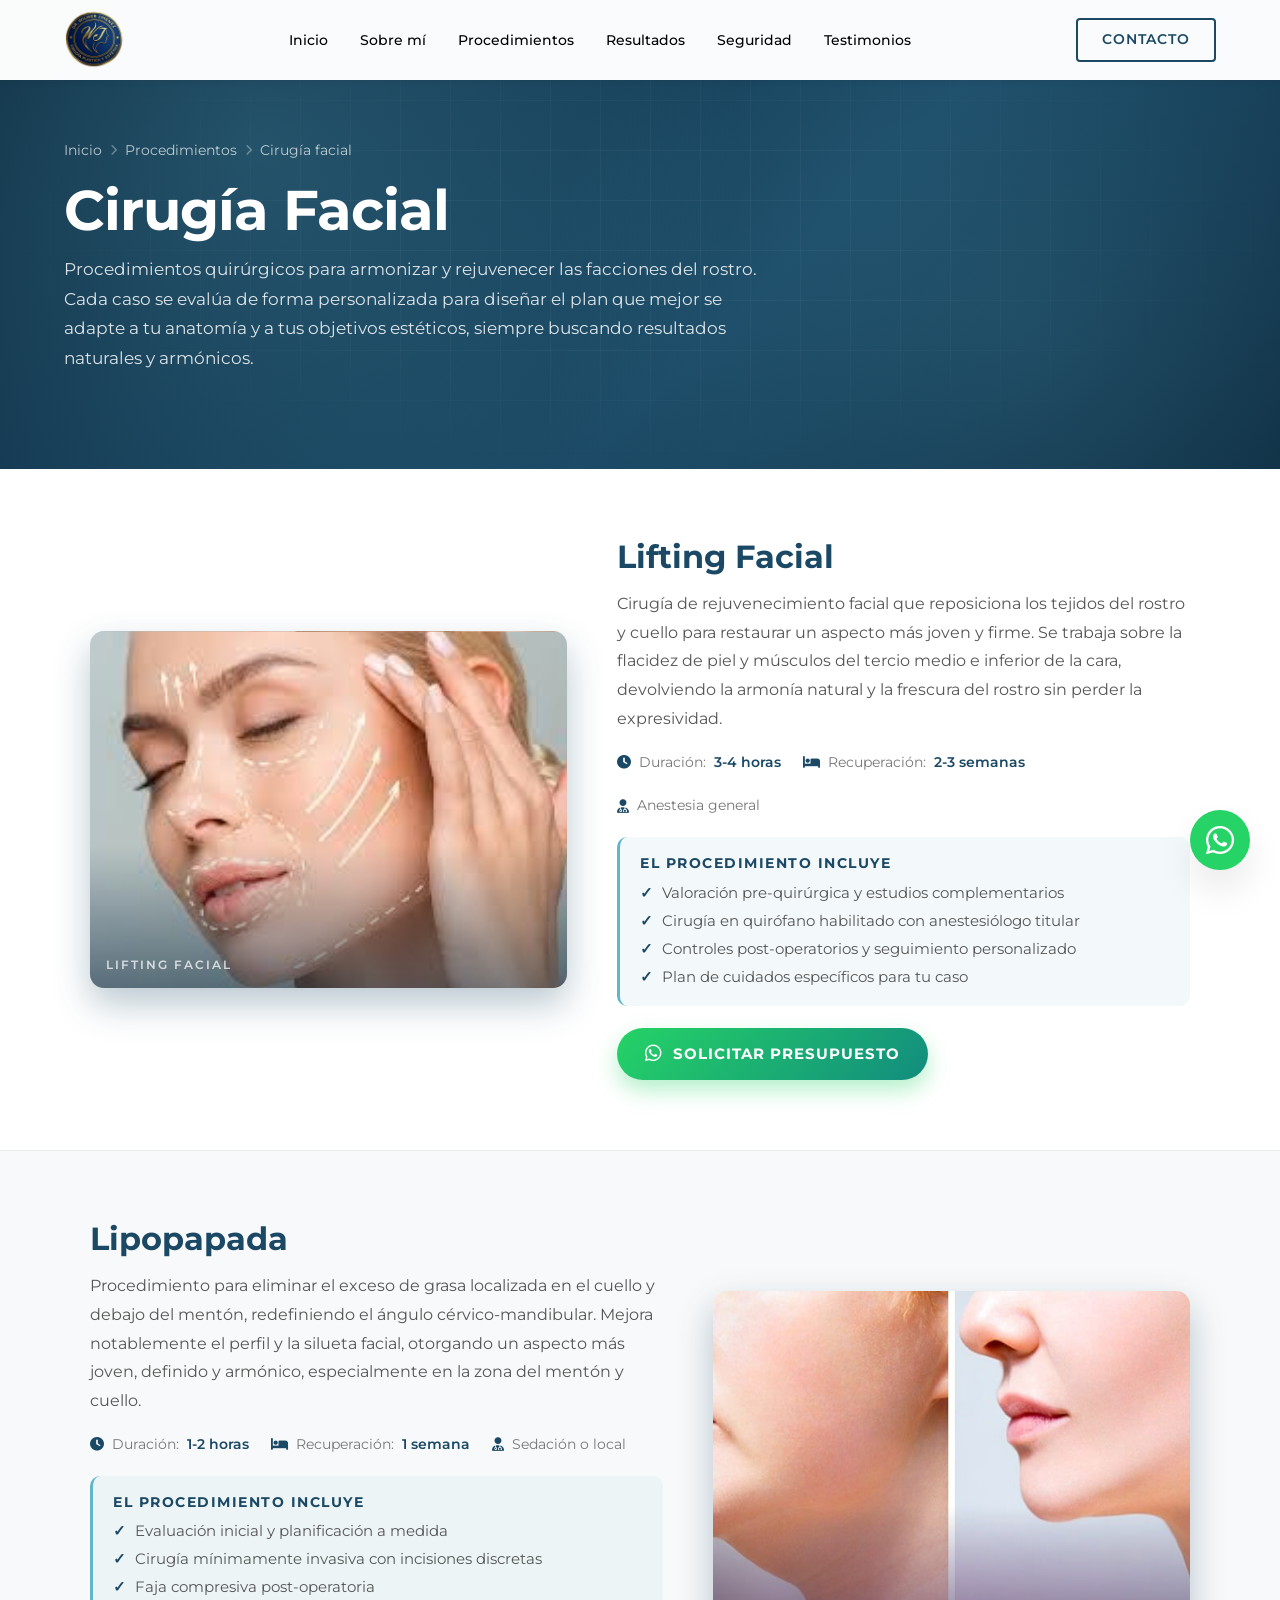
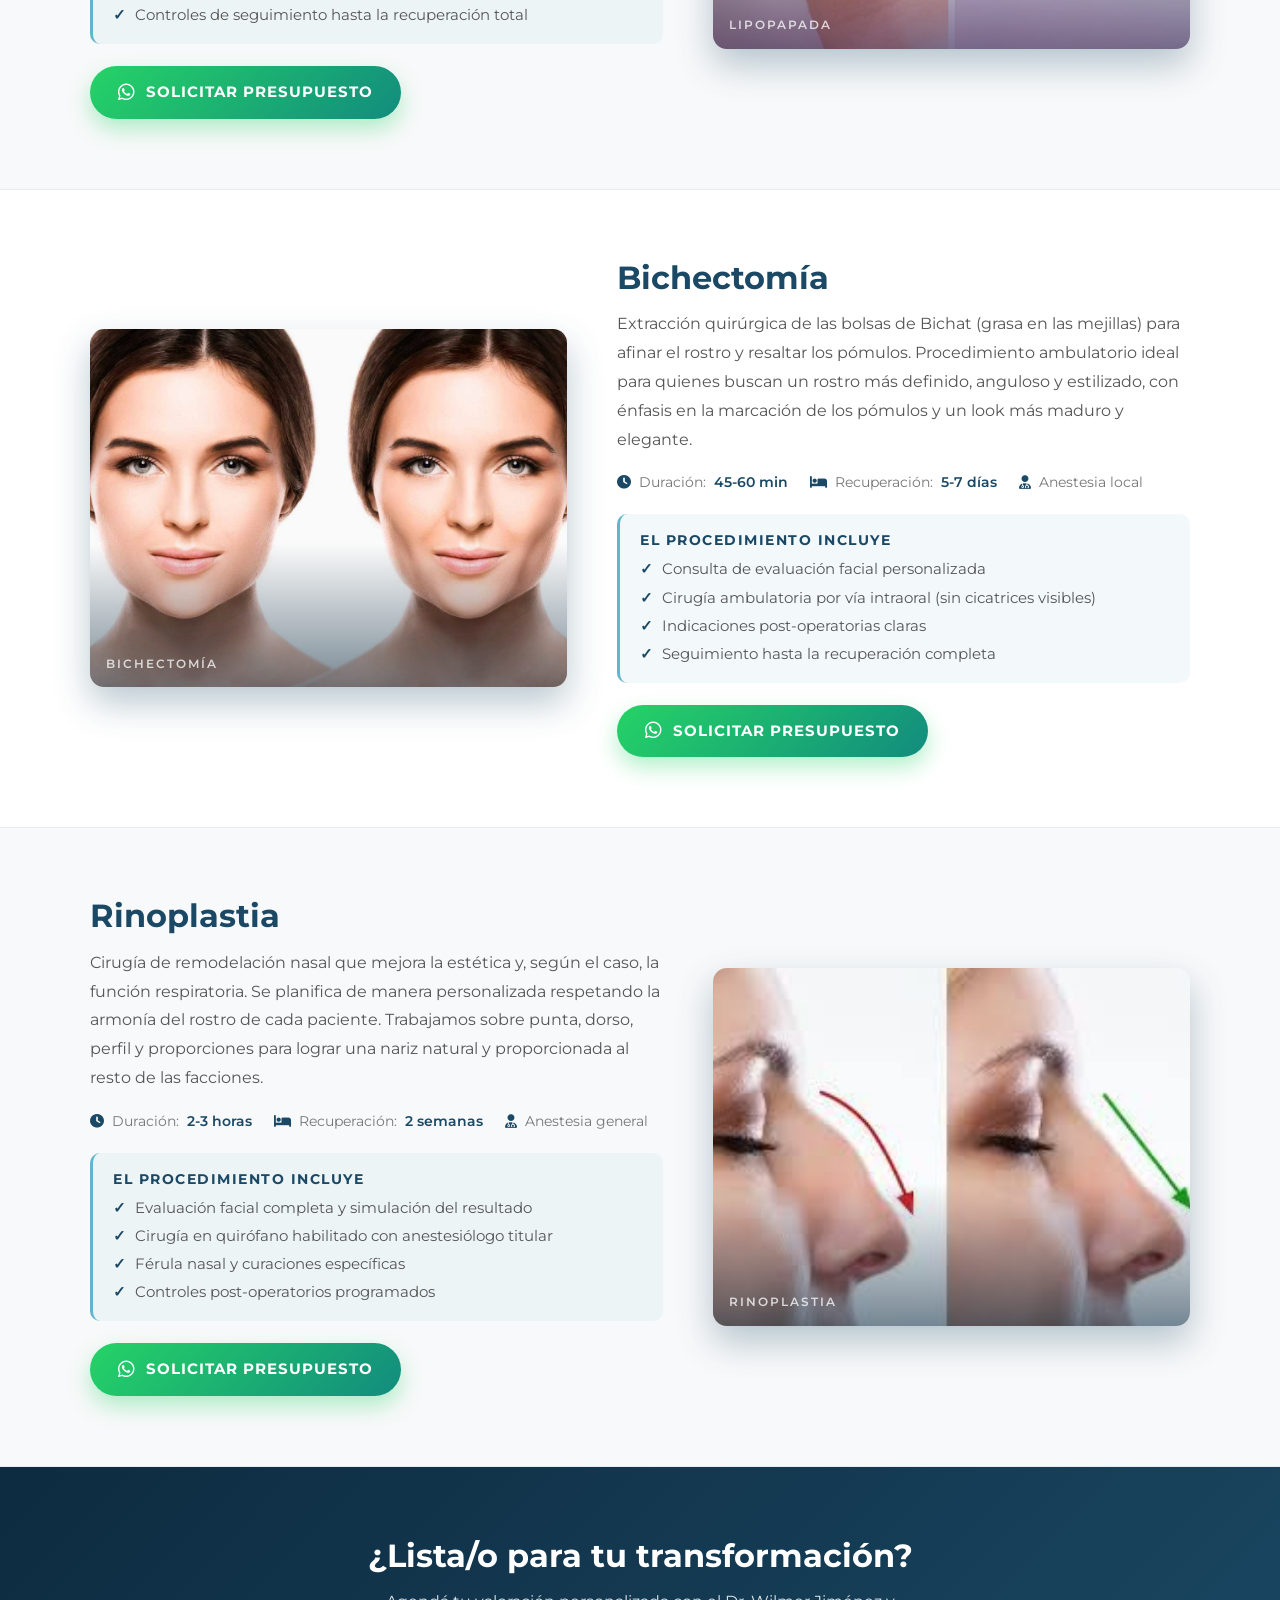
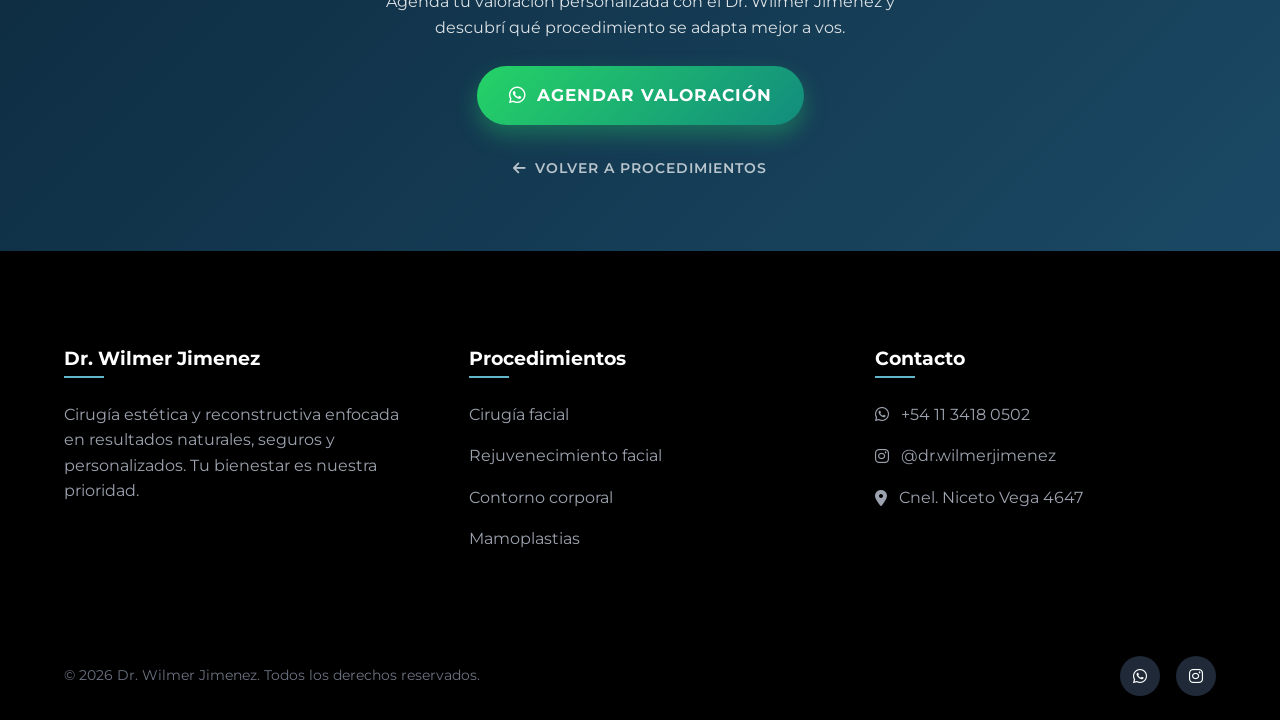
<file: cirugia-facial.html>
<!DOCTYPE html>
<html lang="es">

<head>
    <meta charset="UTF-8">
    <meta name="viewport" content="width=device-width, initial-scale=1.0">
    <title>Cirugía Facial | Dr. Wilmer Jiménez</title>
    <meta name="description" content="Cirugía facial con el Dr. Wilmer Jiménez: lifting, lipopapada, bichectomía y rinoplastia. Resultados naturales y armónicos en Buenos Aires.">
    <link rel="preconnect" href="https://fonts.googleapis.com">
    <link rel="preconnect" href="https://fonts.gstatic.com" crossorigin>
    <link href="https://fonts.googleapis.com/css2?family=Montserrat:wght@300;400;500;600;700&display=swap" rel="stylesheet">
    <link rel="stylesheet" href="https://cdnjs.cloudflare.com/ajax/libs/font-awesome/6.4.0/css/all.min.css">
    <link href="https://unpkg.com/aos@2.3.1/dist/aos.css" rel="stylesheet">
    <link rel="stylesheet" href="style.css">
    <link rel="icon" type="image/png" sizes="32x32" href="favicon.png">
    <link rel="icon" type="image/png" sizes="16x16" href="favicon.png">
    <link rel="apple-touch-icon" href="favicon.png">
    <link rel="shortcut icon" href="favicon.png">

    <style>
        .proc-page-hero {
            position: relative;
            padding: 140px 0 80px;
            background: linear-gradient(135deg, #0D2B40 0%, #1B4965 60%, #0D2B40 100%);
            color: #fff;
            overflow: hidden;
        }
        .proc-page-hero::before {
            content: ''; position: absolute; inset: 0;
            background-image:
                radial-gradient(circle at 20% 30%, rgba(98,182,203,.22), transparent 45%),
                radial-gradient(circle at 80% 70%, rgba(98,182,203,.15), transparent 45%);
            pointer-events: none;
        }
        .proc-page-hero::after {
            content: ''; position: absolute; inset: 0;
            background-image: linear-gradient(rgba(255,255,255,.04) 1px, transparent 1px),
                              linear-gradient(90deg, rgba(255,255,255,.04) 1px, transparent 1px);
            background-size: 50px 50px;
            mask: radial-gradient(ellipse at center, #000 30%, transparent 75%);
            pointer-events: none;
        }
        .proc-page-hero .container { position: relative; z-index: 1; }
        .breadcrumb {
            display: flex; gap: 8px; align-items: center; font-size: 0.85rem;
            color: rgba(255,255,255,.7); margin-bottom: 18px; flex-wrap: wrap;
        }
        .breadcrumb a { color: rgba(255,255,255,.7); text-decoration: none; transition: color .25s; }
        .breadcrumb a:hover { color: #fff; }
        .breadcrumb i { font-size: 0.7rem; opacity: .5; }
        .proc-page-hero h1 {
            font-size: clamp(2rem, 5vw, 3.5rem); font-weight: 700;
            margin-bottom: 14px; line-height: 1.1; letter-spacing: -1px;
            max-width: 800px;
        }
        .proc-page-hero p.lead {
            font-size: 1.05rem; line-height: 1.75; color: rgba(255,255,255,.85);
            max-width: 720px; font-weight: 400;
        }
        .sub-proc-section {
            padding: 70px 0;
            border-bottom: 1px solid #e9ecef;
        }
        .sub-proc-section:nth-child(even) { background: #f8f9fa; }
        .sub-proc-grid {
            display: grid; grid-template-columns: 1fr 1.2fr; gap: 50px; align-items: center;
            max-width: 1100px; margin: 0 auto;
        }
        .sub-proc-section:nth-child(even) .sub-proc-grid { grid-template-columns: 1.2fr 1fr; }
        .sub-proc-section:nth-child(even) .sub-proc-img-wrap { order: 2; }
        .sub-proc-img-wrap { position: relative; }
        .sub-proc-img {
            position: relative;
            width: 100%; aspect-ratio: 4/3; border-radius: 14px; overflow: hidden;
            background: linear-gradient(135deg, #1B4965 0%, #0D2B40 60%, #1B4965 100%);
            background-size: cover; background-position: center;
            box-shadow: 0 16px 36px rgba(27,73,101,.3);
            display: flex; align-items: center; justify-content: center;
        }
        .sub-proc-img::before {
            content: ''; position: absolute; inset: 0;
            background-image:
                radial-gradient(circle at 30% 25%, rgba(98,182,203,.3), transparent 45%),
                radial-gradient(circle at 70% 75%, rgba(255,255,255,.1), transparent 45%);
        }
        .sub-proc-img.has-photo::before { display: none; }
        .sub-proc-img.has-photo::after { content: ''; position: absolute; inset: 0; background: linear-gradient(180deg, transparent 0%, transparent 60%, rgba(13,43,64,.55) 100%); pointer-events: none; }
        .sub-proc-img-em {
            position: relative; z-index: 2; font-size: 7rem; line-height: 1;
            filter: drop-shadow(0 8px 20px rgba(0,0,0,.4));
        }
        .sub-proc-label {
            position: absolute; bottom: 14px; left: 16px; z-index: 2;
            font-size: 0.72rem; color: rgba(255,255,255,.75);
            text-transform: uppercase; letter-spacing: 2px; font-weight: 600;
        }
        .sub-proc-content h2 {
            font-size: 2rem; color: var(--clr-medical-blue); margin-bottom: 14px;
            font-weight: 700; line-height: 1.15;
        }
        .sub-proc-content .desc {
            font-size: 1rem; color: #555; line-height: 1.8; margin-bottom: 18px;
        }
        .sub-proc-includes {
            margin: 20px 0 22px; padding: 18px 20px; border-radius: 10px;
            background: rgba(98,182,203,.08); border-left: 3px solid #62b6cb;
        }
        .sub-proc-includes h4 {
            font-size: 0.85rem; color: var(--clr-medical-blue); text-transform: uppercase;
            letter-spacing: 1.5px; margin-bottom: 10px; font-weight: 700;
        }
        .sub-proc-includes ul {
            list-style: none; padding: 0; margin: 0;
            display: flex; flex-direction: column; gap: 6px;
        }
        .sub-proc-includes li {
            font-size: 0.92rem; color: #555; padding-left: 22px; position: relative; line-height: 1.5;
        }
        .sub-proc-includes li::before {
            content: '✓'; position: absolute; left: 0; color: var(--clr-medical-blue); font-weight: 700;
        }
        .sub-proc-meta {
            display: flex; gap: 22px; flex-wrap: wrap; margin-bottom: 20px;
        }
        .sub-proc-meta .meta-item {
            display: flex; align-items: center; gap: 8px;
            font-size: 0.85rem; color: #777;
        }
        .sub-proc-meta .meta-item i { color: var(--clr-medical-blue); }
        .sub-proc-meta .meta-item strong { color: var(--clr-medical-blue); font-weight: 600; }
        .btn-presupuesto {
            display: inline-flex; align-items: center; gap: 10px;
            padding: 14px 28px; border-radius: 50px;
            background: linear-gradient(135deg, #25D366 0%, #128C7E 100%);
            color: #fff; font-weight: 700; font-size: 0.95rem; text-decoration: none;
            text-transform: uppercase; letter-spacing: 1px;
            box-shadow: 0 10px 22px rgba(37,211,102,.35);
            transition: transform .25s, box-shadow .25s;
        }
        .btn-presupuesto:hover { transform: translateY(-3px); box-shadow: 0 14px 30px rgba(37,211,102,.5); }
        .btn-presupuesto i { font-size: 1.2rem; }
        .final-cta {
            padding: 70px 0; text-align: center;
            background: linear-gradient(135deg, #0D2B40 0%, #1B4965 100%); color: #fff;
        }
        .final-cta h2 { font-size: 2rem; margin-bottom: 14px; font-weight: 700; }
        .final-cta p { font-size: 1rem; color: rgba(255,255,255,.85); margin-bottom: 26px; max-width: 580px; margin-left: auto; margin-right: auto; }
        .back-link {
            display: inline-flex; align-items: center; gap: 8px;
            padding: 50px 0 0; color: var(--clr-medical-blue);
            text-decoration: none; font-size: 0.9rem; font-weight: 600;
            text-transform: uppercase; letter-spacing: 1px;
            transition: gap .25s;
        }
        .back-link:hover { gap: 14px; }
        @media (max-width: 768px) {
            .sub-proc-grid, .sub-proc-section:nth-child(even) .sub-proc-grid { grid-template-columns: 1fr; gap: 30px; }
            .sub-proc-section:nth-child(even) .sub-proc-img-wrap { order: 0; }
            .sub-proc-content h2 { font-size: 1.5rem; }
            .sub-proc-img-em { font-size: 5rem; }
        }
    </style>
</head>

<body>

    <!-- Header -->
    <header class="header">
        <div class="container navbar">
            <a href="index.html" class="logo" style="display: flex; align-items: center; padding: 5px 0;" title="Dr. Wilmer Jimenez - Inicio">
                <img src="favicon.png" alt="Logo corporativo Dr. Wilmer Jimenez Cirujano Plástico" title="Dr. Wilmer Jimenez Cirujano Plástico" style="width: 60px; height: 60px; object-fit: contain; border-radius: 8px;">
            </a>
            <nav class="nav-menu">
                <ul class="nav-list">
                    <li><a href="index.html">Inicio</a></li>
                    <li><a href="index.html#sobre-mi">Sobre mí</a></li>
                    <li><a href="index.html#procedimientos">Procedimientos</a></li>
                    <li><a href="index.html#resultados">Resultados</a></li>
                    <li><a href="index.html#seguridad">Seguridad</a></li>
                    <li><a href="index.html#testimonios">Testimonios</a></li>
                </ul>
            </nav>
            <a href="index.html#contacto" class="btn btn-outline nav-btn">Contacto</a>
            <button class="menu-toggle" aria-label="Abrir menú"><i class="fas fa-bars"></i></button>
        </div>
    </header>

    <!-- Hero -->
    <section class="proc-page-hero">
        <div class="container">
            <div class="breadcrumb">
                <a href="index.html">Inicio</a>
                <i class="fas fa-chevron-right"></i>
                <a href="index.html#procedimientos">Procedimientos</a>
                <i class="fas fa-chevron-right"></i>
                <span>Cirugía facial</span>
            </div>
            <h1>Cirugía Facial</h1>
            <p class="lead">Procedimientos quirúrgicos para armonizar y rejuvenecer las facciones del rostro. Cada caso se evalúa de forma personalizada para diseñar el plan que mejor se adapte a tu anatomía y a tus objetivos estéticos, siempre buscando resultados naturales y armónicos.</p>
        </div>
    </section>

    <!-- Lifting Facial -->
    <section class="sub-proc-section">
        <div class="container">
            <div class="sub-proc-grid">
                <div class="sub-proc-img-wrap">
                    <div class="sub-proc-img has-photo" style="background-image: url('CIR/PHOTO-2026-06-01-14-28-05.jpg');">
                        <span class="sub-proc-label">Lifting Facial</span>
                    </div>
                </div>
                <div class="sub-proc-content">
                    <h2>Lifting Facial</h2>
                    <p class="desc">Cirugía de rejuvenecimiento facial que reposiciona los tejidos del rostro y cuello para restaurar un aspecto más joven y firme. Se trabaja sobre la flacidez de piel y músculos del tercio medio e inferior de la cara, devolviendo la armonía natural y la frescura del rostro sin perder la expresividad.</p>
                    <div class="sub-proc-meta">
                        <div class="meta-item"><i class="fas fa-clock"></i> Duración: <strong>3-4 horas</strong></div>
                        <div class="meta-item"><i class="fas fa-bed"></i> Recuperación: <strong>2-3 semanas</strong></div>
                        <div class="meta-item"><i class="fas fa-user-md"></i> Anestesia general</div>
                    </div>
                    <div class="sub-proc-includes">
                        <h4>El procedimiento incluye</h4>
                        <ul>
                            <li>Valoración pre-quirúrgica y estudios complementarios</li>
                            <li>Cirugía en quirófano habilitado con anestesiólogo titular</li>
                            <li>Controles post-operatorios y seguimiento personalizado</li>
                            <li>Plan de cuidados específicos para tu caso</li>
                        </ul>
                    </div>
                    <a href="https://wa.me/541134180502?text=Hola%20Dr.%2C%20quiero%20consultar%20el%20presupuesto%20para%20Lifting%20Facial." target="_blank" class="btn-presupuesto">
                        <i class="fab fa-whatsapp"></i> Solicitar presupuesto
                    </a>
                </div>
            </div>
        </div>
    </section>

    <!-- Lipopapada -->
    <section class="sub-proc-section">
        <div class="container">
            <div class="sub-proc-grid">
                <div class="sub-proc-img-wrap">
                    <div class="sub-proc-img has-photo" style="background-image: url('CIR/PHOTO-2026-06-01-14-27-33.jpg');">
                        <span class="sub-proc-label">Lipopapada</span>
                    </div>
                </div>
                <div class="sub-proc-content">
                    <h2>Lipopapada</h2>
                    <p class="desc">Procedimiento para eliminar el exceso de grasa localizada en el cuello y debajo del mentón, redefiniendo el ángulo cérvico-mandibular. Mejora notablemente el perfil y la silueta facial, otorgando un aspecto más joven, definido y armónico, especialmente en la zona del mentón y cuello.</p>
                    <div class="sub-proc-meta">
                        <div class="meta-item"><i class="fas fa-clock"></i> Duración: <strong>1-2 horas</strong></div>
                        <div class="meta-item"><i class="fas fa-bed"></i> Recuperación: <strong>1 semana</strong></div>
                        <div class="meta-item"><i class="fas fa-user-md"></i> Sedación o local</div>
                    </div>
                    <div class="sub-proc-includes">
                        <h4>El procedimiento incluye</h4>
                        <ul>
                            <li>Evaluación inicial y planificación a medida</li>
                            <li>Cirugía mínimamente invasiva con incisiones discretas</li>
                            <li>Faja compresiva post-operatoria</li>
                            <li>Controles de seguimiento hasta la recuperación total</li>
                        </ul>
                    </div>
                    <a href="https://wa.me/541134180502?text=Hola%20Dr.%2C%20quiero%20consultar%20el%20presupuesto%20para%20Lipopapada." target="_blank" class="btn-presupuesto">
                        <i class="fab fa-whatsapp"></i> Solicitar presupuesto
                    </a>
                </div>
            </div>
        </div>
    </section>

    <!-- Bichectomía -->
    <section class="sub-proc-section">
        <div class="container">
            <div class="sub-proc-grid">
                <div class="sub-proc-img-wrap">
                    <div class="sub-proc-img has-photo" style="background-image: url('CIR/PHOTO-2026-06-01-14-26-50.jpg');">
                        <span class="sub-proc-label">Bichectomía</span>
                    </div>
                </div>
                <div class="sub-proc-content">
                    <h2>Bichectomía</h2>
                    <p class="desc">Extracción quirúrgica de las bolsas de Bichat (grasa en las mejillas) para afinar el rostro y resaltar los pómulos. Procedimiento ambulatorio ideal para quienes buscan un rostro más definido, anguloso y estilizado, con énfasis en la marcación de los pómulos y un look más maduro y elegante.</p>
                    <div class="sub-proc-meta">
                        <div class="meta-item"><i class="fas fa-clock"></i> Duración: <strong>45-60 min</strong></div>
                        <div class="meta-item"><i class="fas fa-bed"></i> Recuperación: <strong>5-7 días</strong></div>
                        <div class="meta-item"><i class="fas fa-user-md"></i> Anestesia local</div>
                    </div>
                    <div class="sub-proc-includes">
                        <h4>El procedimiento incluye</h4>
                        <ul>
                            <li>Consulta de evaluación facial personalizada</li>
                            <li>Cirugía ambulatoria por vía intraoral (sin cicatrices visibles)</li>
                            <li>Indicaciones post-operatorias claras</li>
                            <li>Seguimiento hasta la recuperación completa</li>
                        </ul>
                    </div>
                    <a href="https://wa.me/541134180502?text=Hola%20Dr.%2C%20quiero%20consultar%20el%20presupuesto%20para%20Bichectomía." target="_blank" class="btn-presupuesto">
                        <i class="fab fa-whatsapp"></i> Solicitar presupuesto
                    </a>
                </div>
            </div>
        </div>
    </section>

    <!-- Rinoplastia -->
    <section class="sub-proc-section">
        <div class="container">
            <div class="sub-proc-grid">
                <div class="sub-proc-img-wrap">
                    <div class="sub-proc-img has-photo" style="background-image: url('CIR/PHOTO-2026-06-01-14-26-27.jpg');">
                        <span class="sub-proc-label">Rinoplastia</span>
                    </div>
                </div>
                <div class="sub-proc-content">
                    <h2>Rinoplastia</h2>
                    <p class="desc">Cirugía de remodelación nasal que mejora la estética y, según el caso, la función respiratoria. Se planifica de manera personalizada respetando la armonía del rostro de cada paciente. Trabajamos sobre punta, dorso, perfil y proporciones para lograr una nariz natural y proporcionada al resto de las facciones.</p>
                    <div class="sub-proc-meta">
                        <div class="meta-item"><i class="fas fa-clock"></i> Duración: <strong>2-3 horas</strong></div>
                        <div class="meta-item"><i class="fas fa-bed"></i> Recuperación: <strong>2 semanas</strong></div>
                        <div class="meta-item"><i class="fas fa-user-md"></i> Anestesia general</div>
                    </div>
                    <div class="sub-proc-includes">
                        <h4>El procedimiento incluye</h4>
                        <ul>
                            <li>Evaluación facial completa y simulación del resultado</li>
                            <li>Cirugía en quirófano habilitado con anestesiólogo titular</li>
                            <li>Férula nasal y curaciones específicas</li>
                            <li>Controles post-operatorios programados</li>
                        </ul>
                    </div>
                    <a href="https://wa.me/541134180502?text=Hola%20Dr.%2C%20quiero%20consultar%20el%20presupuesto%20para%20Rinoplastia." target="_blank" class="btn-presupuesto">
                        <i class="fab fa-whatsapp"></i> Solicitar presupuesto
                    </a>
                </div>
            </div>
        </div>
    </section>

    <!-- CTA Final -->
    <section class="final-cta">
        <div class="container">
            <h2>¿Lista/o para tu transformación?</h2>
            <p>Agendá tu valoración personalizada con el Dr. Wilmer Jiménez y descubrí qué procedimiento se adapta mejor a vos.</p>
            <a href="https://wa.me/541134180502?text=Hola%20Dr.%2C%20quiero%20agendar%20una%20valoraci%C3%B3n%20para%20cirug%C3%ADa%20facial." target="_blank" class="btn-presupuesto" style="font-size: 1.05rem; padding: 16px 32px;">
                <i class="fab fa-whatsapp"></i> Agendar valoración
            </a>
            <div style="margin-top: 30px;">
                <a href="index.html#procedimientos" class="back-link" style="color: rgba(255,255,255,.7); padding: 0;">
                    <i class="fas fa-arrow-left"></i> Volver a procedimientos
                </a>
            </div>
        </div>
    </section>

    <!-- Footer -->
    <footer class="footer">
        <div class="container footer-container">
            <div class="footer-col">
                <h3>Dr. Wilmer Jimenez</h3>
                <p>Cirugía estética y reconstructiva enfocada en resultados naturales, seguros y personalizados. Tu bienestar es nuestra prioridad.</p>
            </div>
            <div class="footer-col">
                <h3>Procedimientos</h3>
                <ul>
                    <li><a href="cirugia-facial.html">Cirugía facial</a></li>
                    <li><a href="rejuvenecimiento-facial.html">Rejuvenecimiento facial</a></li>
                    <li><a href="contorno-corporal.html">Contorno corporal</a></li>
                    <li><a href="mamoplastias.html">Mamoplastias</a></li>
                </ul>
            </div>
            <div class="footer-col">
                <h3>Contacto</h3>
                <ul>
                    <li><i class="fab fa-whatsapp"></i> <a href="https://wa.me/541134180502" target="_blank">+54 11 3418 0502</a></li>
                    <li><i class="fab fa-instagram"></i> <a href="https://www.instagram.com/dr.wilmerjimenez" target="_blank">@dr.wilmerjimenez</a></li>
                    <li><i class="fas fa-map-marker-alt"></i> <a href="https://www.google.com/maps/search/?api=1&query=Cnel.+Niceto+Vega+4647,+C1414BEA+Ciudad+Autónoma+de+Buenos+Aires,+Argentina" target="_blank">Cnel. Niceto Vega 4647</a></li>
                </ul>
            </div>
        </div>
        <div class="footer-bottom">
            <div class="container">
                <p>&copy; 2026 Dr. Wilmer Jimenez. Todos los derechos reservados.</p>
                <div class="social-links">
                    <a href="https://wa.me/541134180502" target="_blank" aria-label="WhatsApp"><i class="fab fa-whatsapp"></i></a>
                    <a href="https://www.instagram.com/dr.wilmerjimenez" target="_blank" aria-label="Instagram"><i class="fab fa-instagram"></i></a>
                </div>
            </div>
        </div>
    </footer>

    <!-- Botón flotante de WhatsApp -->
    <a href="https://wa.me/541134180502" class="whatsapp-float" target="_blank" aria-label="Contactar por WhatsApp">
        <i class="fab fa-whatsapp"></i>
    </a>

    <script src="https://unpkg.com/aos@2.3.1/dist/aos.js"></script>
    <script>
        AOS.init({ duration: 1000, once: true, offset: 50, easing: 'ease-out-cubic' });
    </script>
</body>

</html>
</file>
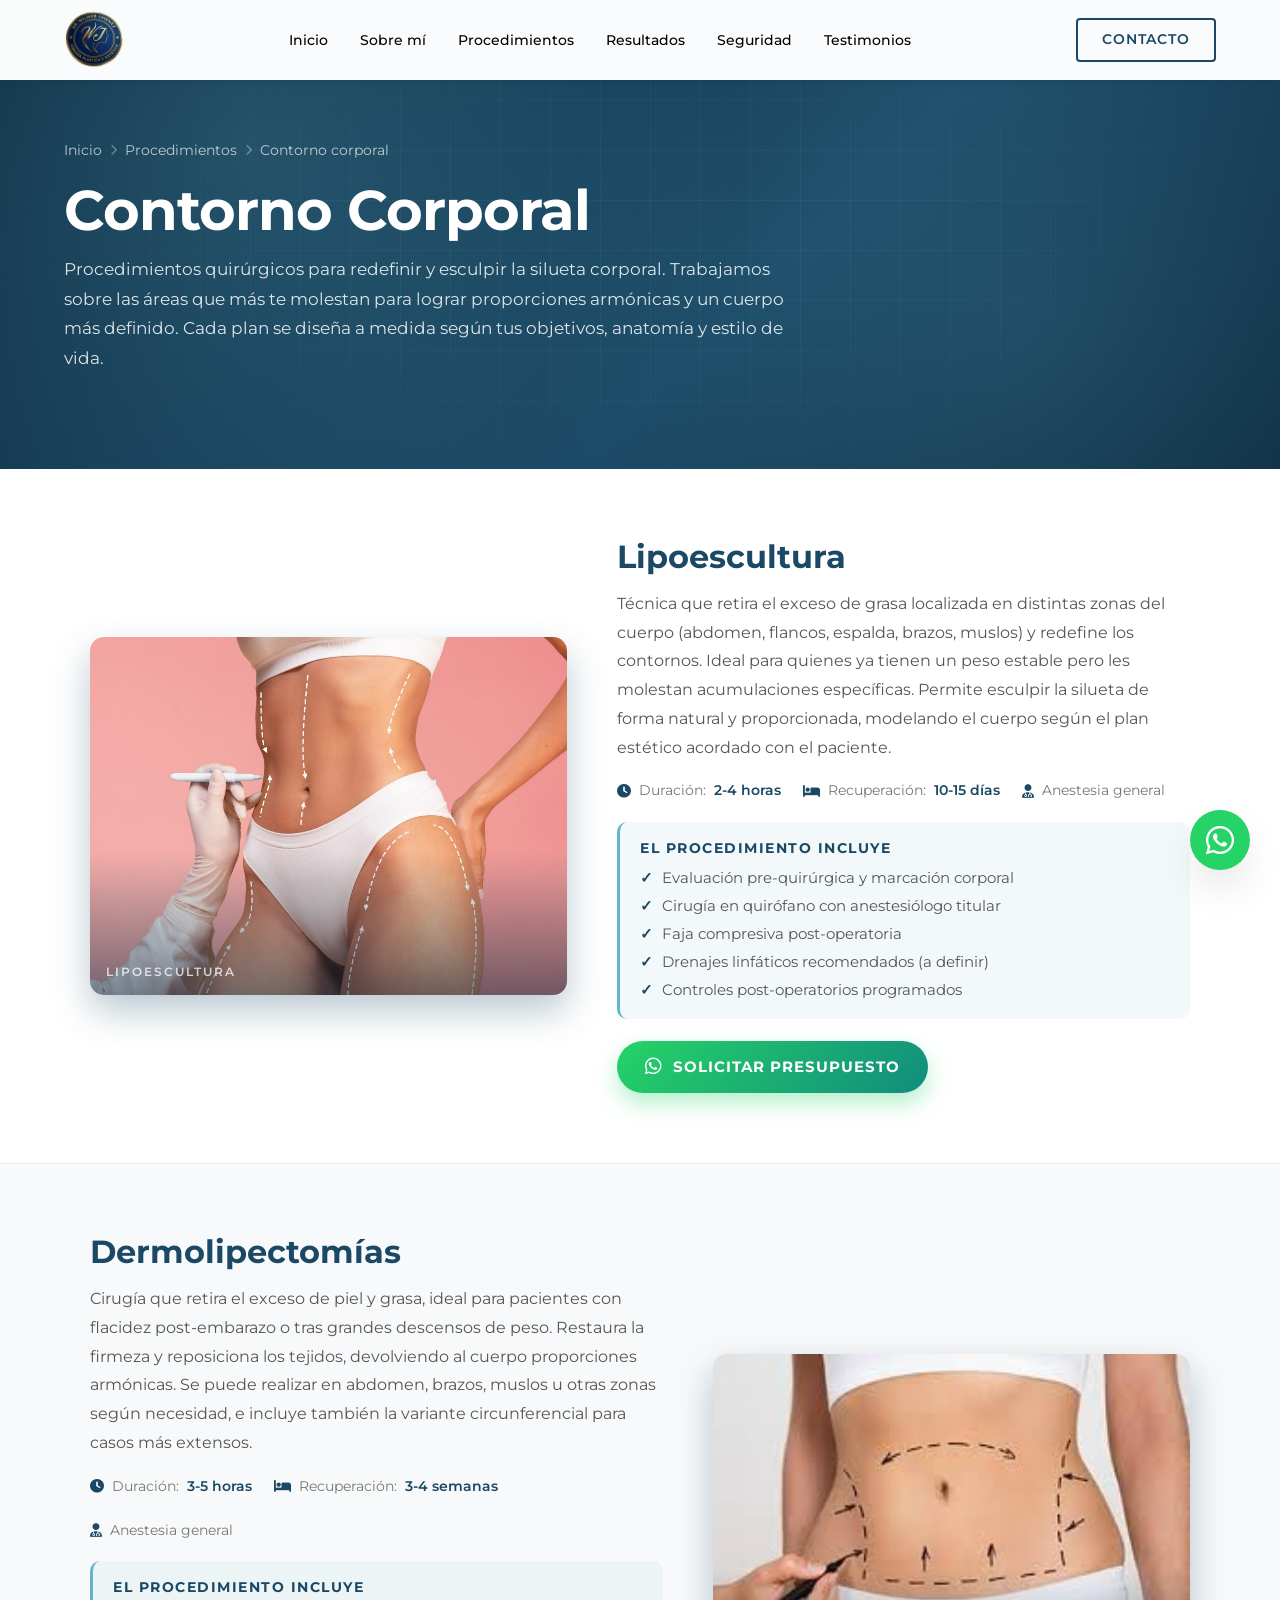
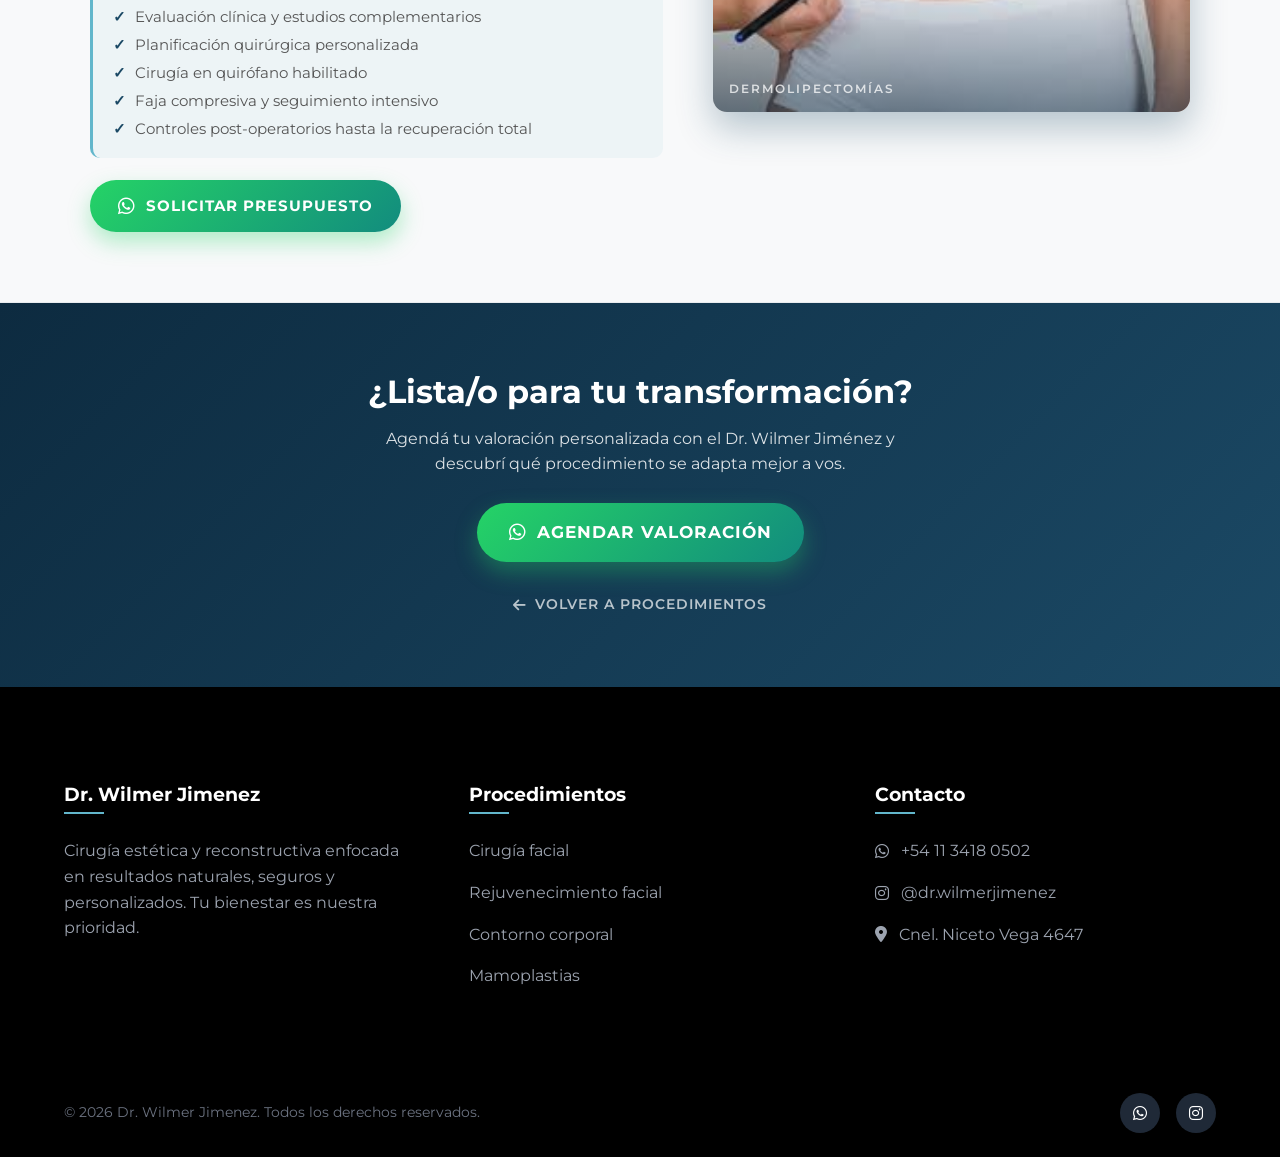
<file: contorno-corporal.html>
<!DOCTYPE html>
<html lang="es">

<head>
    <meta charset="UTF-8">
    <meta name="viewport" content="width=device-width, initial-scale=1.0">
    <title>Contorno Corporal | Dr. Wilmer Jiménez</title>
    <meta name="description" content="Procedimientos de contorno corporal con el Dr. Wilmer Jiménez: lipoescultura y dermolipectomías. Resultados naturales y proporcionados en Buenos Aires.">
    <link rel="preconnect" href="https://fonts.googleapis.com">
    <link rel="preconnect" href="https://fonts.gstatic.com" crossorigin>
    <link href="https://fonts.googleapis.com/css2?family=Montserrat:wght@300;400;500;600;700&display=swap" rel="stylesheet">
    <link rel="stylesheet" href="https://cdnjs.cloudflare.com/ajax/libs/font-awesome/6.4.0/css/all.min.css">
    <link href="https://unpkg.com/aos@2.3.1/dist/aos.css" rel="stylesheet">
    <link rel="stylesheet" href="style.css">
    <link rel="icon" type="image/png" sizes="32x32" href="favicon.png">
    <link rel="apple-touch-icon" href="favicon.png">
    <link rel="shortcut icon" href="favicon.png">

    <style>
        .proc-page-hero { position: relative; padding: 140px 0 80px; background: linear-gradient(135deg, #0D2B40 0%, #1B4965 60%, #0D2B40 100%); color: #fff; overflow: hidden; }
        .proc-page-hero::before { content: ''; position: absolute; inset: 0; background-image: radial-gradient(circle at 20% 30%, rgba(98,182,203,.22), transparent 45%), radial-gradient(circle at 80% 70%, rgba(98,182,203,.15), transparent 45%); pointer-events: none; }
        .proc-page-hero::after { content: ''; position: absolute; inset: 0; background-image: linear-gradient(rgba(255,255,255,.04) 1px, transparent 1px), linear-gradient(90deg, rgba(255,255,255,.04) 1px, transparent 1px); background-size: 50px 50px; mask: radial-gradient(ellipse at center, #000 30%, transparent 75%); pointer-events: none; }
        .proc-page-hero .container { position: relative; z-index: 1; }
        .breadcrumb { display: flex; gap: 8px; align-items: center; font-size: 0.85rem; color: rgba(255,255,255,.7); margin-bottom: 18px; flex-wrap: wrap; }
        .breadcrumb a { color: rgba(255,255,255,.7); text-decoration: none; transition: color .25s; }
        .breadcrumb a:hover { color: #fff; }
        .breadcrumb i { font-size: 0.7rem; opacity: .5; }
        .proc-page-hero h1 { font-size: clamp(2rem, 5vw, 3.5rem); font-weight: 700; margin-bottom: 14px; line-height: 1.1; letter-spacing: -1px; max-width: 800px; }
        .proc-page-hero p.lead { font-size: 1.05rem; line-height: 1.75; color: rgba(255,255,255,.85); max-width: 720px; font-weight: 400; }
        .sub-proc-section { padding: 70px 0; border-bottom: 1px solid #e9ecef; }
        .sub-proc-section:nth-child(even) { background: #f8f9fa; }
        .sub-proc-grid { display: grid; grid-template-columns: 1fr 1.2fr; gap: 50px; align-items: center; max-width: 1100px; margin: 0 auto; }
        .sub-proc-section:nth-child(even) .sub-proc-grid { grid-template-columns: 1.2fr 1fr; }
        .sub-proc-section:nth-child(even) .sub-proc-img-wrap { order: 2; }
        .sub-proc-img-wrap { position: relative; }
        .sub-proc-img { position: relative; width: 100%; aspect-ratio: 4/3; border-radius: 14px; overflow: hidden; background: linear-gradient(135deg, #1B4965 0%, #0D2B40 60%, #1B4965 100%); background-size: cover; background-position: center; box-shadow: 0 16px 36px rgba(27,73,101,.3); display: flex; align-items: center; justify-content: center; }
        .sub-proc-img::before { content: ''; position: absolute; inset: 0; background-image: radial-gradient(circle at 30% 25%, rgba(98,182,203,.3), transparent 45%), radial-gradient(circle at 70% 75%, rgba(255,255,255,.1), transparent 45%); }
        .sub-proc-img.has-photo::before { display: none; }
        .sub-proc-img.has-photo::after { content: ''; position: absolute; inset: 0; background: linear-gradient(180deg, transparent 0%, transparent 60%, rgba(13,43,64,.55) 100%); pointer-events: none; }
        .sub-proc-img-em { position: relative; z-index: 2; font-size: 7rem; line-height: 1; filter: drop-shadow(0 8px 20px rgba(0,0,0,.4)); }
        .sub-proc-label { position: absolute; bottom: 14px; left: 16px; z-index: 2; font-size: 0.72rem; color: rgba(255,255,255,.75); text-transform: uppercase; letter-spacing: 2px; font-weight: 600; }
        .sub-proc-content h2 { font-size: 2rem; color: var(--clr-medical-blue); margin-bottom: 14px; font-weight: 700; line-height: 1.15; }
        .sub-proc-content .desc { font-size: 1rem; color: #555; line-height: 1.8; margin-bottom: 18px; }
        .sub-proc-includes { margin: 20px 0 22px; padding: 18px 20px; border-radius: 10px; background: rgba(98,182,203,.08); border-left: 3px solid #62b6cb; }
        .sub-proc-includes h4 { font-size: 0.85rem; color: var(--clr-medical-blue); text-transform: uppercase; letter-spacing: 1.5px; margin-bottom: 10px; font-weight: 700; }
        .sub-proc-includes ul { list-style: none; padding: 0; margin: 0; display: flex; flex-direction: column; gap: 6px; }
        .sub-proc-includes li { font-size: 0.92rem; color: #555; padding-left: 22px; position: relative; line-height: 1.5; }
        .sub-proc-includes li::before { content: '✓'; position: absolute; left: 0; color: var(--clr-medical-blue); font-weight: 700; }
        .sub-proc-meta { display: flex; gap: 22px; flex-wrap: wrap; margin-bottom: 20px; }
        .sub-proc-meta .meta-item { display: flex; align-items: center; gap: 8px; font-size: 0.85rem; color: #777; }
        .sub-proc-meta .meta-item i { color: var(--clr-medical-blue); }
        .sub-proc-meta .meta-item strong { color: var(--clr-medical-blue); font-weight: 600; }
        .btn-presupuesto { display: inline-flex; align-items: center; gap: 10px; padding: 14px 28px; border-radius: 50px; background: linear-gradient(135deg, #25D366 0%, #128C7E 100%); color: #fff; font-weight: 700; font-size: 0.95rem; text-decoration: none; text-transform: uppercase; letter-spacing: 1px; box-shadow: 0 10px 22px rgba(37,211,102,.35); transition: transform .25s, box-shadow .25s; }
        .btn-presupuesto:hover { transform: translateY(-3px); box-shadow: 0 14px 30px rgba(37,211,102,.5); }
        .btn-presupuesto i { font-size: 1.2rem; }
        .final-cta { padding: 70px 0; text-align: center; background: linear-gradient(135deg, #0D2B40 0%, #1B4965 100%); color: #fff; }
        .final-cta h2 { font-size: 2rem; margin-bottom: 14px; font-weight: 700; }
        .final-cta p { font-size: 1rem; color: rgba(255,255,255,.85); margin-bottom: 26px; max-width: 580px; margin-left: auto; margin-right: auto; }
        .back-link { display: inline-flex; align-items: center; gap: 8px; padding: 50px 0 0; color: var(--clr-medical-blue); text-decoration: none; font-size: 0.9rem; font-weight: 600; text-transform: uppercase; letter-spacing: 1px; transition: gap .25s; }
        .back-link:hover { gap: 14px; }
        @media (max-width: 768px) { .sub-proc-grid, .sub-proc-section:nth-child(even) .sub-proc-grid { grid-template-columns: 1fr; gap: 30px; } .sub-proc-section:nth-child(even) .sub-proc-img-wrap { order: 0; } .sub-proc-content h2 { font-size: 1.5rem; } .sub-proc-img-em { font-size: 5rem; } }
    </style>
</head>

<body>

    <header class="header">
        <div class="container navbar">
            <a href="index.html" class="logo" style="display: flex; align-items: center; padding: 5px 0;" title="Dr. Wilmer Jimenez - Inicio">
                <img src="favicon.png" alt="Logo corporativo Dr. Wilmer Jimenez" title="Dr. Wilmer Jimenez" style="width: 60px; height: 60px; object-fit: contain; border-radius: 8px;">
            </a>
            <nav class="nav-menu">
                <ul class="nav-list">
                    <li><a href="index.html">Inicio</a></li>
                    <li><a href="index.html#sobre-mi">Sobre mí</a></li>
                    <li><a href="index.html#procedimientos">Procedimientos</a></li>
                    <li><a href="index.html#resultados">Resultados</a></li>
                    <li><a href="index.html#seguridad">Seguridad</a></li>
                    <li><a href="index.html#testimonios">Testimonios</a></li>
                </ul>
            </nav>
            <a href="index.html#contacto" class="btn btn-outline nav-btn">Contacto</a>
            <button class="menu-toggle" aria-label="Abrir menú"><i class="fas fa-bars"></i></button>
        </div>
    </header>

    <section class="proc-page-hero">
        <div class="container">
            <div class="breadcrumb">
                <a href="index.html">Inicio</a><i class="fas fa-chevron-right"></i>
                <a href="index.html#procedimientos">Procedimientos</a><i class="fas fa-chevron-right"></i>
                <span>Contorno corporal</span>
            </div>
            <h1>Contorno Corporal</h1>
            <p class="lead">Procedimientos quirúrgicos para redefinir y esculpir la silueta corporal. Trabajamos sobre las áreas que más te molestan para lograr proporciones armónicas y un cuerpo más definido. Cada plan se diseña a medida según tus objetivos, anatomía y estilo de vida.</p>
        </div>
    </section>

    <!-- Lipoescultura -->
    <section class="sub-proc-section">
        <div class="container">
            <div class="sub-proc-grid">
                <div class="sub-proc-img-wrap">
                    <div class="sub-proc-img has-photo" style="background-image: url('lipoes.jpg'); background-position: 55% center;">
                        <span class="sub-proc-label">Lipoescultura</span>
                    </div>
                </div>
                <div class="sub-proc-content">
                    <h2>Lipoescultura</h2>
                    <p class="desc">Técnica que retira el exceso de grasa localizada en distintas zonas del cuerpo (abdomen, flancos, espalda, brazos, muslos) y redefine los contornos. Ideal para quienes ya tienen un peso estable pero les molestan acumulaciones específicas. Permite esculpir la silueta de forma natural y proporcionada, modelando el cuerpo según el plan estético acordado con el paciente.</p>
                    <div class="sub-proc-meta">
                        <div class="meta-item"><i class="fas fa-clock"></i> Duración: <strong>2-4 horas</strong></div>
                        <div class="meta-item"><i class="fas fa-bed"></i> Recuperación: <strong>10-15 días</strong></div>
                        <div class="meta-item"><i class="fas fa-user-md"></i> Anestesia general</div>
                    </div>
                    <div class="sub-proc-includes">
                        <h4>El procedimiento incluye</h4>
                        <ul>
                            <li>Evaluación pre-quirúrgica y marcación corporal</li>
                            <li>Cirugía en quirófano con anestesiólogo titular</li>
                            <li>Faja compresiva post-operatoria</li>
                            <li>Drenajes linfáticos recomendados (a definir)</li>
                            <li>Controles post-operatorios programados</li>
                        </ul>
                    </div>
                    <a href="https://wa.me/541134180502?text=Hola%20Dr.%2C%20quiero%20consultar%20el%20presupuesto%20para%20Lipoescultura." target="_blank" class="btn-presupuesto">
                        <i class="fab fa-whatsapp"></i> Solicitar presupuesto
                    </a>
                </div>
            </div>
        </div>
    </section>

    <!-- Dermolipectomías -->
    <section class="sub-proc-section">
        <div class="container">
            <div class="sub-proc-grid">
                <div class="sub-proc-img-wrap">
                    <div class="sub-proc-img has-photo" style="background-image: url('dermi-2026-06-01-20-52-25.jpg');">
                        <span class="sub-proc-label">Dermolipectomías</span>
                    </div>
                </div>
                <div class="sub-proc-content">
                    <h2>Dermolipectomías</h2>
                    <p class="desc">Cirugía que retira el exceso de piel y grasa, ideal para pacientes con flacidez post-embarazo o tras grandes descensos de peso. Restaura la firmeza y reposiciona los tejidos, devolviendo al cuerpo proporciones armónicas. Se puede realizar en abdomen, brazos, muslos u otras zonas según necesidad, e incluye también la variante circunferencial para casos más extensos.</p>
                    <div class="sub-proc-meta">
                        <div class="meta-item"><i class="fas fa-clock"></i> Duración: <strong>3-5 horas</strong></div>
                        <div class="meta-item"><i class="fas fa-bed"></i> Recuperación: <strong>3-4 semanas</strong></div>
                        <div class="meta-item"><i class="fas fa-user-md"></i> Anestesia general</div>
                    </div>
                    <div class="sub-proc-includes">
                        <h4>El procedimiento incluye</h4>
                        <ul>
                            <li>Evaluación clínica y estudios complementarios</li>
                            <li>Planificación quirúrgica personalizada</li>
                            <li>Cirugía en quirófano habilitado</li>
                            <li>Faja compresiva y seguimiento intensivo</li>
                            <li>Controles post-operatorios hasta la recuperación total</li>
                        </ul>
                    </div>
                    <a href="https://wa.me/541134180502?text=Hola%20Dr.%2C%20quiero%20consultar%20el%20presupuesto%20para%20Dermolipectomía." target="_blank" class="btn-presupuesto">
                        <i class="fab fa-whatsapp"></i> Solicitar presupuesto
                    </a>
                </div>
            </div>
        </div>
    </section>

    <section class="final-cta">
        <div class="container">
            <h2>¿Lista/o para tu transformación?</h2>
            <p>Agendá tu valoración personalizada con el Dr. Wilmer Jiménez y descubrí qué procedimiento se adapta mejor a vos.</p>
            <a href="https://wa.me/541134180502?text=Hola%20Dr.%2C%20quiero%20agendar%20una%20valoraci%C3%B3n%20para%20contorno%20corporal." target="_blank" class="btn-presupuesto" style="font-size: 1.05rem; padding: 16px 32px;">
                <i class="fab fa-whatsapp"></i> Agendar valoración
            </a>
            <div style="margin-top: 30px;">
                <a href="index.html#procedimientos" class="back-link" style="color: rgba(255,255,255,.7); padding: 0;">
                    <i class="fas fa-arrow-left"></i> Volver a procedimientos
                </a>
            </div>
        </div>
    </section>

    <footer class="footer">
        <div class="container footer-container">
            <div class="footer-col">
                <h3>Dr. Wilmer Jimenez</h3>
                <p>Cirugía estética y reconstructiva enfocada en resultados naturales, seguros y personalizados. Tu bienestar es nuestra prioridad.</p>
            </div>
            <div class="footer-col">
                <h3>Procedimientos</h3>
                <ul>
                    <li><a href="cirugia-facial.html">Cirugía facial</a></li>
                    <li><a href="rejuvenecimiento-facial.html">Rejuvenecimiento facial</a></li>
                    <li><a href="contorno-corporal.html">Contorno corporal</a></li>
                    <li><a href="mamoplastias.html">Mamoplastias</a></li>
                </ul>
            </div>
            <div class="footer-col">
                <h3>Contacto</h3>
                <ul>
                    <li><i class="fab fa-whatsapp"></i> <a href="https://wa.me/541134180502" target="_blank">+54 11 3418 0502</a></li>
                    <li><i class="fab fa-instagram"></i> <a href="https://www.instagram.com/dr.wilmerjimenez" target="_blank">@dr.wilmerjimenez</a></li>
                    <li><i class="fas fa-map-marker-alt"></i> <a href="https://www.google.com/maps/search/?api=1&query=Cnel.+Niceto+Vega+4647,+C1414BEA+Ciudad+Autónoma+de+Buenos+Aires,+Argentina" target="_blank">Cnel. Niceto Vega 4647</a></li>
                </ul>
            </div>
        </div>
        <div class="footer-bottom">
            <div class="container">
                <p>&copy; 2026 Dr. Wilmer Jimenez. Todos los derechos reservados.</p>
                <div class="social-links">
                    <a href="https://wa.me/541134180502" target="_blank" aria-label="WhatsApp"><i class="fab fa-whatsapp"></i></a>
                    <a href="https://www.instagram.com/dr.wilmerjimenez" target="_blank" aria-label="Instagram"><i class="fab fa-instagram"></i></a>
                </div>
            </div>
        </div>
    </footer>

    <a href="https://wa.me/541134180502" class="whatsapp-float" target="_blank" aria-label="Contactar por WhatsApp">
        <i class="fab fa-whatsapp"></i>
    </a>

    <script src="https://unpkg.com/aos@2.3.1/dist/aos.js"></script>
    <script>AOS.init({ duration: 1000, once: true, offset: 50, easing: 'ease-out-cubic' });</script>
</body>

</html>
</file>
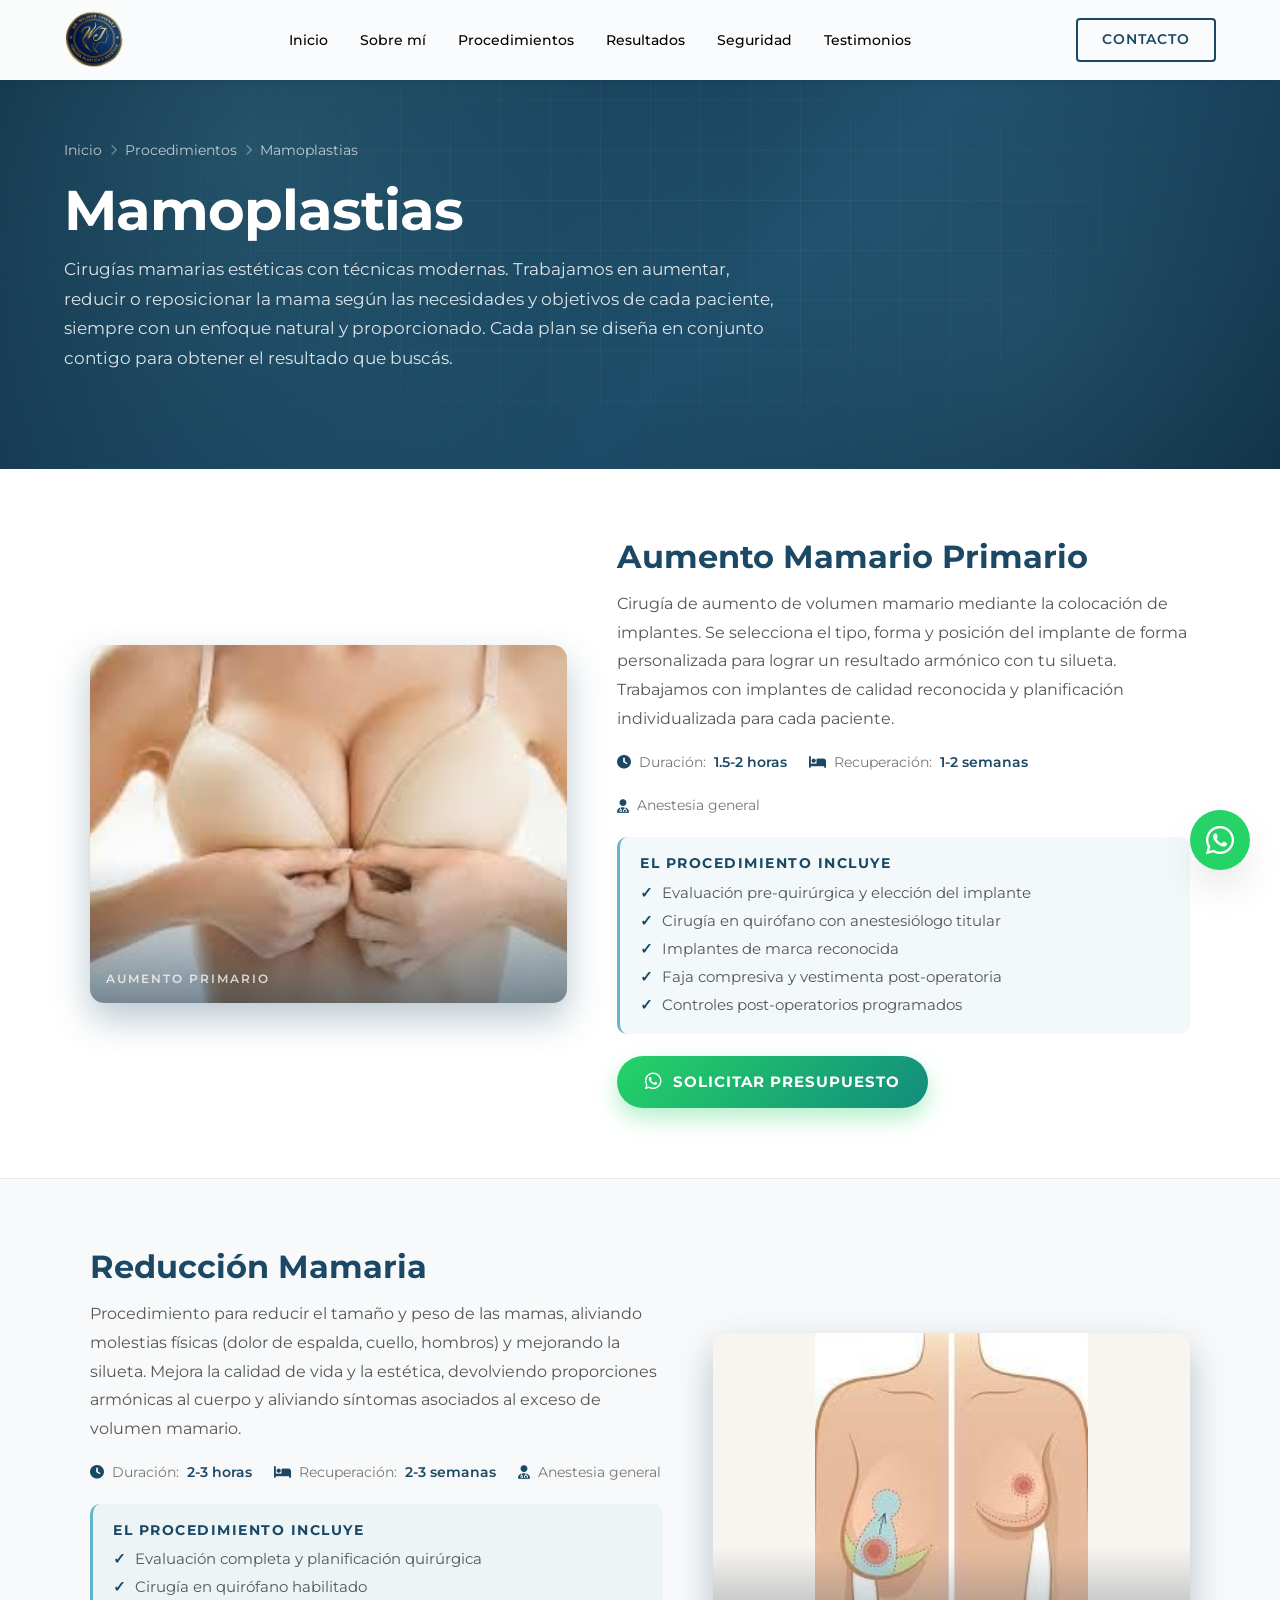
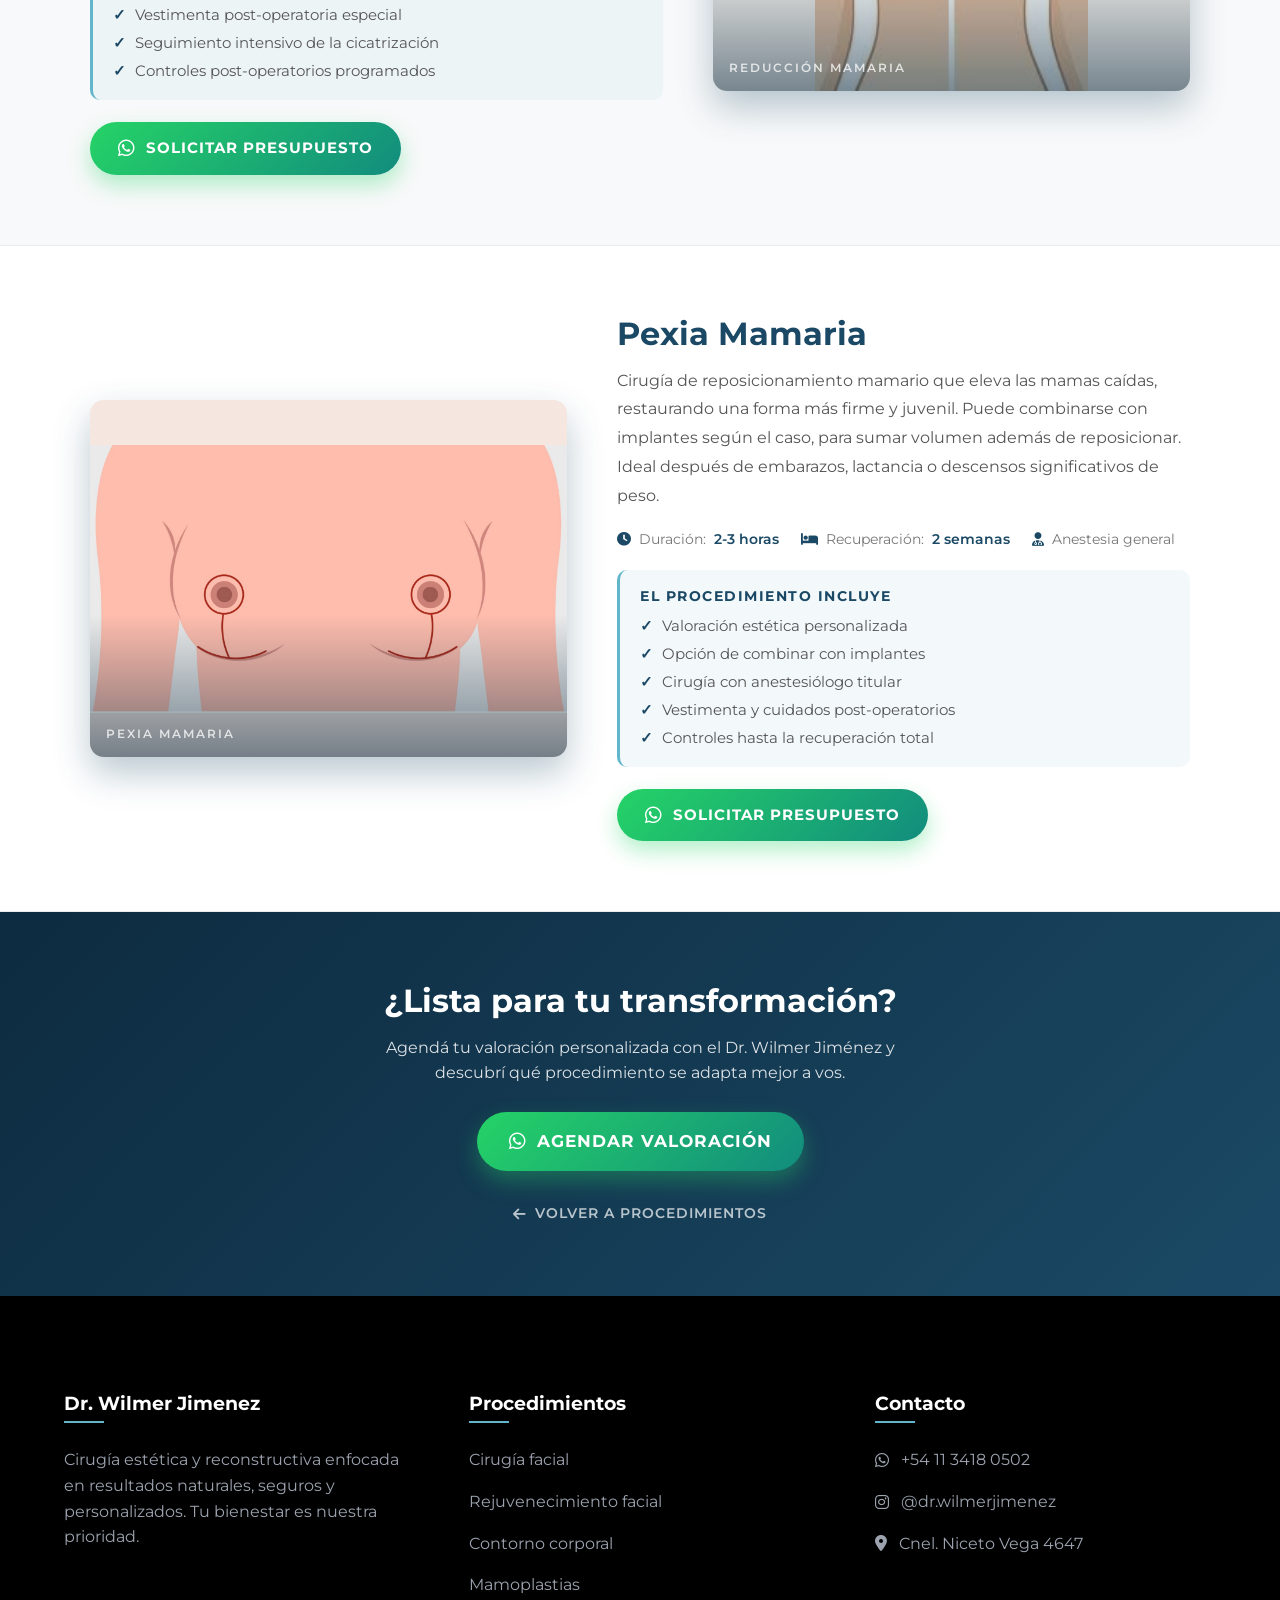
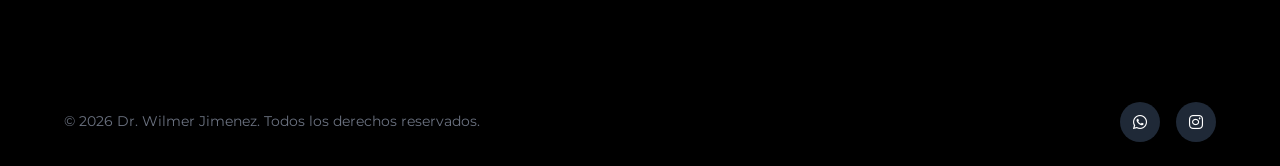
<file: mamoplastias.html>
<!DOCTYPE html>
<html lang="es">

<head>
    <meta charset="UTF-8">
    <meta name="viewport" content="width=device-width, initial-scale=1.0">
    <title>Mamoplastias | Dr. Wilmer Jiménez</title>
    <meta name="description" content="Cirugías mamarias estéticas con el Dr. Wilmer Jiménez: aumento primario, reducción mamaria y pexia. Resultados naturales en Buenos Aires.">
    <link rel="preconnect" href="https://fonts.googleapis.com">
    <link rel="preconnect" href="https://fonts.gstatic.com" crossorigin>
    <link href="https://fonts.googleapis.com/css2?family=Montserrat:wght@300;400;500;600;700&display=swap" rel="stylesheet">
    <link rel="stylesheet" href="https://cdnjs.cloudflare.com/ajax/libs/font-awesome/6.4.0/css/all.min.css">
    <link href="https://unpkg.com/aos@2.3.1/dist/aos.css" rel="stylesheet">
    <link rel="stylesheet" href="style.css">
    <link rel="icon" type="image/png" sizes="32x32" href="favicon.png">
    <link rel="apple-touch-icon" href="favicon.png">
    <link rel="shortcut icon" href="favicon.png">

    <style>
        .proc-page-hero { position: relative; padding: 140px 0 80px; background: linear-gradient(135deg, #0D2B40 0%, #1B4965 60%, #0D2B40 100%); color: #fff; overflow: hidden; }
        .proc-page-hero::before { content: ''; position: absolute; inset: 0; background-image: radial-gradient(circle at 20% 30%, rgba(98,182,203,.22), transparent 45%), radial-gradient(circle at 80% 70%, rgba(98,182,203,.15), transparent 45%); pointer-events: none; }
        .proc-page-hero::after { content: ''; position: absolute; inset: 0; background-image: linear-gradient(rgba(255,255,255,.04) 1px, transparent 1px), linear-gradient(90deg, rgba(255,255,255,.04) 1px, transparent 1px); background-size: 50px 50px; mask: radial-gradient(ellipse at center, #000 30%, transparent 75%); pointer-events: none; }
        .proc-page-hero .container { position: relative; z-index: 1; }
        .breadcrumb { display: flex; gap: 8px; align-items: center; font-size: 0.85rem; color: rgba(255,255,255,.7); margin-bottom: 18px; flex-wrap: wrap; }
        .breadcrumb a { color: rgba(255,255,255,.7); text-decoration: none; transition: color .25s; }
        .breadcrumb a:hover { color: #fff; }
        .breadcrumb i { font-size: 0.7rem; opacity: .5; }
        .proc-page-hero h1 { font-size: clamp(2rem, 5vw, 3.5rem); font-weight: 700; margin-bottom: 14px; line-height: 1.1; letter-spacing: -1px; max-width: 800px; }
        .proc-page-hero p.lead { font-size: 1.05rem; line-height: 1.75; color: rgba(255,255,255,.85); max-width: 720px; font-weight: 400; }
        .sub-proc-section { padding: 70px 0; border-bottom: 1px solid #e9ecef; }
        .sub-proc-section:nth-child(even) { background: #f8f9fa; }
        .sub-proc-grid { display: grid; grid-template-columns: 1fr 1.2fr; gap: 50px; align-items: center; max-width: 1100px; margin: 0 auto; }
        .sub-proc-section:nth-child(even) .sub-proc-grid { grid-template-columns: 1.2fr 1fr; }
        .sub-proc-section:nth-child(even) .sub-proc-img-wrap { order: 2; }
        .sub-proc-img-wrap { position: relative; }
        .sub-proc-img { position: relative; width: 100%; aspect-ratio: 4/3; border-radius: 14px; overflow: hidden; background: linear-gradient(135deg, #1B4965 0%, #0D2B40 60%, #1B4965 100%); background-size: cover; background-position: center; box-shadow: 0 16px 36px rgba(27,73,101,.3); display: flex; align-items: center; justify-content: center; }
        .sub-proc-img::before { content: ''; position: absolute; inset: 0; background-image: radial-gradient(circle at 30% 25%, rgba(98,182,203,.3), transparent 45%), radial-gradient(circle at 70% 75%, rgba(255,255,255,.1), transparent 45%); }
        .sub-proc-img.has-photo::before { display: none; }
        .sub-proc-img.has-photo::after { content: ''; position: absolute; inset: 0; background: linear-gradient(180deg, transparent 0%, transparent 60%, rgba(13,43,64,.55) 100%); pointer-events: none; }
        .sub-proc-img-em { position: relative; z-index: 2; font-size: 7rem; line-height: 1; filter: drop-shadow(0 8px 20px rgba(0,0,0,.4)); }
        .sub-proc-label { position: absolute; bottom: 14px; left: 16px; z-index: 2; font-size: 0.72rem; color: rgba(255,255,255,.75); text-transform: uppercase; letter-spacing: 2px; font-weight: 600; }
        .sub-proc-content h2 { font-size: 2rem; color: var(--clr-medical-blue); margin-bottom: 14px; font-weight: 700; line-height: 1.15; }
        .sub-proc-content .desc { font-size: 1rem; color: #555; line-height: 1.8; margin-bottom: 18px; }
        .sub-proc-includes { margin: 20px 0 22px; padding: 18px 20px; border-radius: 10px; background: rgba(98,182,203,.08); border-left: 3px solid #62b6cb; }
        .sub-proc-includes h4 { font-size: 0.85rem; color: var(--clr-medical-blue); text-transform: uppercase; letter-spacing: 1.5px; margin-bottom: 10px; font-weight: 700; }
        .sub-proc-includes ul { list-style: none; padding: 0; margin: 0; display: flex; flex-direction: column; gap: 6px; }
        .sub-proc-includes li { font-size: 0.92rem; color: #555; padding-left: 22px; position: relative; line-height: 1.5; }
        .sub-proc-includes li::before { content: '✓'; position: absolute; left: 0; color: var(--clr-medical-blue); font-weight: 700; }
        .sub-proc-meta { display: flex; gap: 22px; flex-wrap: wrap; margin-bottom: 20px; }
        .sub-proc-meta .meta-item { display: flex; align-items: center; gap: 8px; font-size: 0.85rem; color: #777; }
        .sub-proc-meta .meta-item i { color: var(--clr-medical-blue); }
        .sub-proc-meta .meta-item strong { color: var(--clr-medical-blue); font-weight: 600; }
        .btn-presupuesto { display: inline-flex; align-items: center; gap: 10px; padding: 14px 28px; border-radius: 50px; background: linear-gradient(135deg, #25D366 0%, #128C7E 100%); color: #fff; font-weight: 700; font-size: 0.95rem; text-decoration: none; text-transform: uppercase; letter-spacing: 1px; box-shadow: 0 10px 22px rgba(37,211,102,.35); transition: transform .25s, box-shadow .25s; }
        .btn-presupuesto:hover { transform: translateY(-3px); box-shadow: 0 14px 30px rgba(37,211,102,.5); }
        .btn-presupuesto i { font-size: 1.2rem; }
        .final-cta { padding: 70px 0; text-align: center; background: linear-gradient(135deg, #0D2B40 0%, #1B4965 100%); color: #fff; }
        .final-cta h2 { font-size: 2rem; margin-bottom: 14px; font-weight: 700; }
        .final-cta p { font-size: 1rem; color: rgba(255,255,255,.85); margin-bottom: 26px; max-width: 580px; margin-left: auto; margin-right: auto; }
        .back-link { display: inline-flex; align-items: center; gap: 8px; padding: 50px 0 0; color: var(--clr-medical-blue); text-decoration: none; font-size: 0.9rem; font-weight: 600; text-transform: uppercase; letter-spacing: 1px; transition: gap .25s; }
        .back-link:hover { gap: 14px; }
        @media (max-width: 768px) { .sub-proc-grid, .sub-proc-section:nth-child(even) .sub-proc-grid { grid-template-columns: 1fr; gap: 30px; } .sub-proc-section:nth-child(even) .sub-proc-img-wrap { order: 0; } .sub-proc-content h2 { font-size: 1.5rem; } .sub-proc-img-em { font-size: 5rem; } }
    </style>
</head>

<body>

    <header class="header">
        <div class="container navbar">
            <a href="index.html" class="logo" style="display: flex; align-items: center; padding: 5px 0;" title="Dr. Wilmer Jimenez - Inicio">
                <img src="favicon.png" alt="Logo corporativo Dr. Wilmer Jimenez" title="Dr. Wilmer Jimenez" style="width: 60px; height: 60px; object-fit: contain; border-radius: 8px;">
            </a>
            <nav class="nav-menu">
                <ul class="nav-list">
                    <li><a href="index.html">Inicio</a></li>
                    <li><a href="index.html#sobre-mi">Sobre mí</a></li>
                    <li><a href="index.html#procedimientos">Procedimientos</a></li>
                    <li><a href="index.html#resultados">Resultados</a></li>
                    <li><a href="index.html#seguridad">Seguridad</a></li>
                    <li><a href="index.html#testimonios">Testimonios</a></li>
                </ul>
            </nav>
            <a href="index.html#contacto" class="btn btn-outline nav-btn">Contacto</a>
            <button class="menu-toggle" aria-label="Abrir menú"><i class="fas fa-bars"></i></button>
        </div>
    </header>

    <section class="proc-page-hero">
        <div class="container">
            <div class="breadcrumb">
                <a href="index.html">Inicio</a><i class="fas fa-chevron-right"></i>
                <a href="index.html#procedimientos">Procedimientos</a><i class="fas fa-chevron-right"></i>
                <span>Mamoplastias</span>
            </div>
            <h1>Mamoplastias</h1>
            <p class="lead">Cirugías mamarias estéticas con técnicas modernas. Trabajamos en aumentar, reducir o reposicionar la mama según las necesidades y objetivos de cada paciente, siempre con un enfoque natural y proporcionado. Cada plan se diseña en conjunto contigo para obtener el resultado que buscás.</p>
        </div>
    </section>

    <!-- Aumento primario -->
    <section class="sub-proc-section">
        <div class="container">
            <div class="sub-proc-grid">
                <div class="sub-proc-img-wrap">
                    <div class="sub-proc-img has-photo" style="background-image: url('mamar/PHOTO-2026-06-01-20-53-43.jpg');">
                        <span class="sub-proc-label">Aumento Primario</span>
                    </div>
                </div>
                <div class="sub-proc-content">
                    <h2>Aumento Mamario Primario</h2>
                    <p class="desc">Cirugía de aumento de volumen mamario mediante la colocación de implantes. Se selecciona el tipo, forma y posición del implante de forma personalizada para lograr un resultado armónico con tu silueta. Trabajamos con implantes de calidad reconocida y planificación individualizada para cada paciente.</p>
                    <div class="sub-proc-meta">
                        <div class="meta-item"><i class="fas fa-clock"></i> Duración: <strong>1.5-2 horas</strong></div>
                        <div class="meta-item"><i class="fas fa-bed"></i> Recuperación: <strong>1-2 semanas</strong></div>
                        <div class="meta-item"><i class="fas fa-user-md"></i> Anestesia general</div>
                    </div>
                    <div class="sub-proc-includes">
                        <h4>El procedimiento incluye</h4>
                        <ul>
                            <li>Evaluación pre-quirúrgica y elección del implante</li>
                            <li>Cirugía en quirófano con anestesiólogo titular</li>
                            <li>Implantes de marca reconocida</li>
                            <li>Faja compresiva y vestimenta post-operatoria</li>
                            <li>Controles post-operatorios programados</li>
                        </ul>
                    </div>
                    <a href="https://wa.me/541134180502?text=Hola%20Dr.%2C%20quiero%20consultar%20el%20presupuesto%20para%20Aumento%20Mamario." target="_blank" class="btn-presupuesto">
                        <i class="fab fa-whatsapp"></i> Solicitar presupuesto
                    </a>
                </div>
            </div>
        </div>
    </section>

    <!-- Reducción mamaria -->
    <section class="sub-proc-section">
        <div class="container">
            <div class="sub-proc-grid">
                <div class="sub-proc-img-wrap">
                    <div class="sub-proc-img has-photo" style="background-image: url('mamar/red.jpg'); background-color: #f8f4ef; background-size: contain; background-repeat: no-repeat;">
                        <span class="sub-proc-label">Reducción Mamaria</span>
                    </div>
                </div>
                <div class="sub-proc-content">
                    <h2>Reducción Mamaria</h2>
                    <p class="desc">Procedimiento para reducir el tamaño y peso de las mamas, aliviando molestias físicas (dolor de espalda, cuello, hombros) y mejorando la silueta. Mejora la calidad de vida y la estética, devolviendo proporciones armónicas al cuerpo y aliviando síntomas asociados al exceso de volumen mamario.</p>
                    <div class="sub-proc-meta">
                        <div class="meta-item"><i class="fas fa-clock"></i> Duración: <strong>2-3 horas</strong></div>
                        <div class="meta-item"><i class="fas fa-bed"></i> Recuperación: <strong>2-3 semanas</strong></div>
                        <div class="meta-item"><i class="fas fa-user-md"></i> Anestesia general</div>
                    </div>
                    <div class="sub-proc-includes">
                        <h4>El procedimiento incluye</h4>
                        <ul>
                            <li>Evaluación completa y planificación quirúrgica</li>
                            <li>Cirugía en quirófano habilitado</li>
                            <li>Vestimenta post-operatoria especial</li>
                            <li>Seguimiento intensivo de la cicatrización</li>
                            <li>Controles post-operatorios programados</li>
                        </ul>
                    </div>
                    <a href="https://wa.me/541134180502?text=Hola%20Dr.%2C%20quiero%20consultar%20el%20presupuesto%20para%20Reducción%20Mamaria." target="_blank" class="btn-presupuesto">
                        <i class="fab fa-whatsapp"></i> Solicitar presupuesto
                    </a>
                </div>
            </div>
        </div>
    </section>

    <!-- Pexia -->
    <section class="sub-proc-section">
        <div class="container">
            <div class="sub-proc-grid">
                <div class="sub-proc-img-wrap">
                    <div class="sub-proc-img has-photo" style="background-image: url('mamar/PHOTO-2026-06-01-20-55-13.jpg'); background-color: #f5e6df; background-size: contain; background-repeat: no-repeat;">
                        <span class="sub-proc-label">Pexia Mamaria</span>
                    </div>
                </div>
                <div class="sub-proc-content">
                    <h2>Pexia Mamaria</h2>
                    <p class="desc">Cirugía de reposicionamiento mamario que eleva las mamas caídas, restaurando una forma más firme y juvenil. Puede combinarse con implantes según el caso, para sumar volumen además de reposicionar. Ideal después de embarazos, lactancia o descensos significativos de peso.</p>
                    <div class="sub-proc-meta">
                        <div class="meta-item"><i class="fas fa-clock"></i> Duración: <strong>2-3 horas</strong></div>
                        <div class="meta-item"><i class="fas fa-bed"></i> Recuperación: <strong>2 semanas</strong></div>
                        <div class="meta-item"><i class="fas fa-user-md"></i> Anestesia general</div>
                    </div>
                    <div class="sub-proc-includes">
                        <h4>El procedimiento incluye</h4>
                        <ul>
                            <li>Valoración estética personalizada</li>
                            <li>Opción de combinar con implantes</li>
                            <li>Cirugía con anestesiólogo titular</li>
                            <li>Vestimenta y cuidados post-operatorios</li>
                            <li>Controles hasta la recuperación total</li>
                        </ul>
                    </div>
                    <a href="https://wa.me/541134180502?text=Hola%20Dr.%2C%20quiero%20consultar%20el%20presupuesto%20para%20Pexia%20Mamaria." target="_blank" class="btn-presupuesto">
                        <i class="fab fa-whatsapp"></i> Solicitar presupuesto
                    </a>
                </div>
            </div>
        </div>
    </section>

    <section class="final-cta">
        <div class="container">
            <h2>¿Lista para tu transformación?</h2>
            <p>Agendá tu valoración personalizada con el Dr. Wilmer Jiménez y descubrí qué procedimiento se adapta mejor a vos.</p>
            <a href="https://wa.me/541134180502?text=Hola%20Dr.%2C%20quiero%20agendar%20una%20valoraci%C3%B3n%20para%20mamoplastia." target="_blank" class="btn-presupuesto" style="font-size: 1.05rem; padding: 16px 32px;">
                <i class="fab fa-whatsapp"></i> Agendar valoración
            </a>
            <div style="margin-top: 30px;">
                <a href="index.html#procedimientos" class="back-link" style="color: rgba(255,255,255,.7); padding: 0;">
                    <i class="fas fa-arrow-left"></i> Volver a procedimientos
                </a>
            </div>
        </div>
    </section>

    <footer class="footer">
        <div class="container footer-container">
            <div class="footer-col">
                <h3>Dr. Wilmer Jimenez</h3>
                <p>Cirugía estética y reconstructiva enfocada en resultados naturales, seguros y personalizados. Tu bienestar es nuestra prioridad.</p>
            </div>
            <div class="footer-col">
                <h3>Procedimientos</h3>
                <ul>
                    <li><a href="cirugia-facial.html">Cirugía facial</a></li>
                    <li><a href="rejuvenecimiento-facial.html">Rejuvenecimiento facial</a></li>
                    <li><a href="contorno-corporal.html">Contorno corporal</a></li>
                    <li><a href="mamoplastias.html">Mamoplastias</a></li>
                </ul>
            </div>
            <div class="footer-col">
                <h3>Contacto</h3>
                <ul>
                    <li><i class="fab fa-whatsapp"></i> <a href="https://wa.me/541134180502" target="_blank">+54 11 3418 0502</a></li>
                    <li><i class="fab fa-instagram"></i> <a href="https://www.instagram.com/dr.wilmerjimenez" target="_blank">@dr.wilmerjimenez</a></li>
                    <li><i class="fas fa-map-marker-alt"></i> <a href="https://www.google.com/maps/search/?api=1&query=Cnel.+Niceto+Vega+4647,+C1414BEA+Ciudad+Autónoma+de+Buenos+Aires,+Argentina" target="_blank">Cnel. Niceto Vega 4647</a></li>
                </ul>
            </div>
        </div>
        <div class="footer-bottom">
            <div class="container">
                <p>&copy; 2026 Dr. Wilmer Jimenez. Todos los derechos reservados.</p>
                <div class="social-links">
                    <a href="https://wa.me/541134180502" target="_blank" aria-label="WhatsApp"><i class="fab fa-whatsapp"></i></a>
                    <a href="https://www.instagram.com/dr.wilmerjimenez" target="_blank" aria-label="Instagram"><i class="fab fa-instagram"></i></a>
                </div>
            </div>
        </div>
    </footer>

    <a href="https://wa.me/541134180502" class="whatsapp-float" target="_blank" aria-label="Contactar por WhatsApp">
        <i class="fab fa-whatsapp"></i>
    </a>

    <script src="https://unpkg.com/aos@2.3.1/dist/aos.js"></script>
    <script>AOS.init({ duration: 1000, once: true, offset: 50, easing: 'ease-out-cubic' });</script>
</body>

</html>
</file>
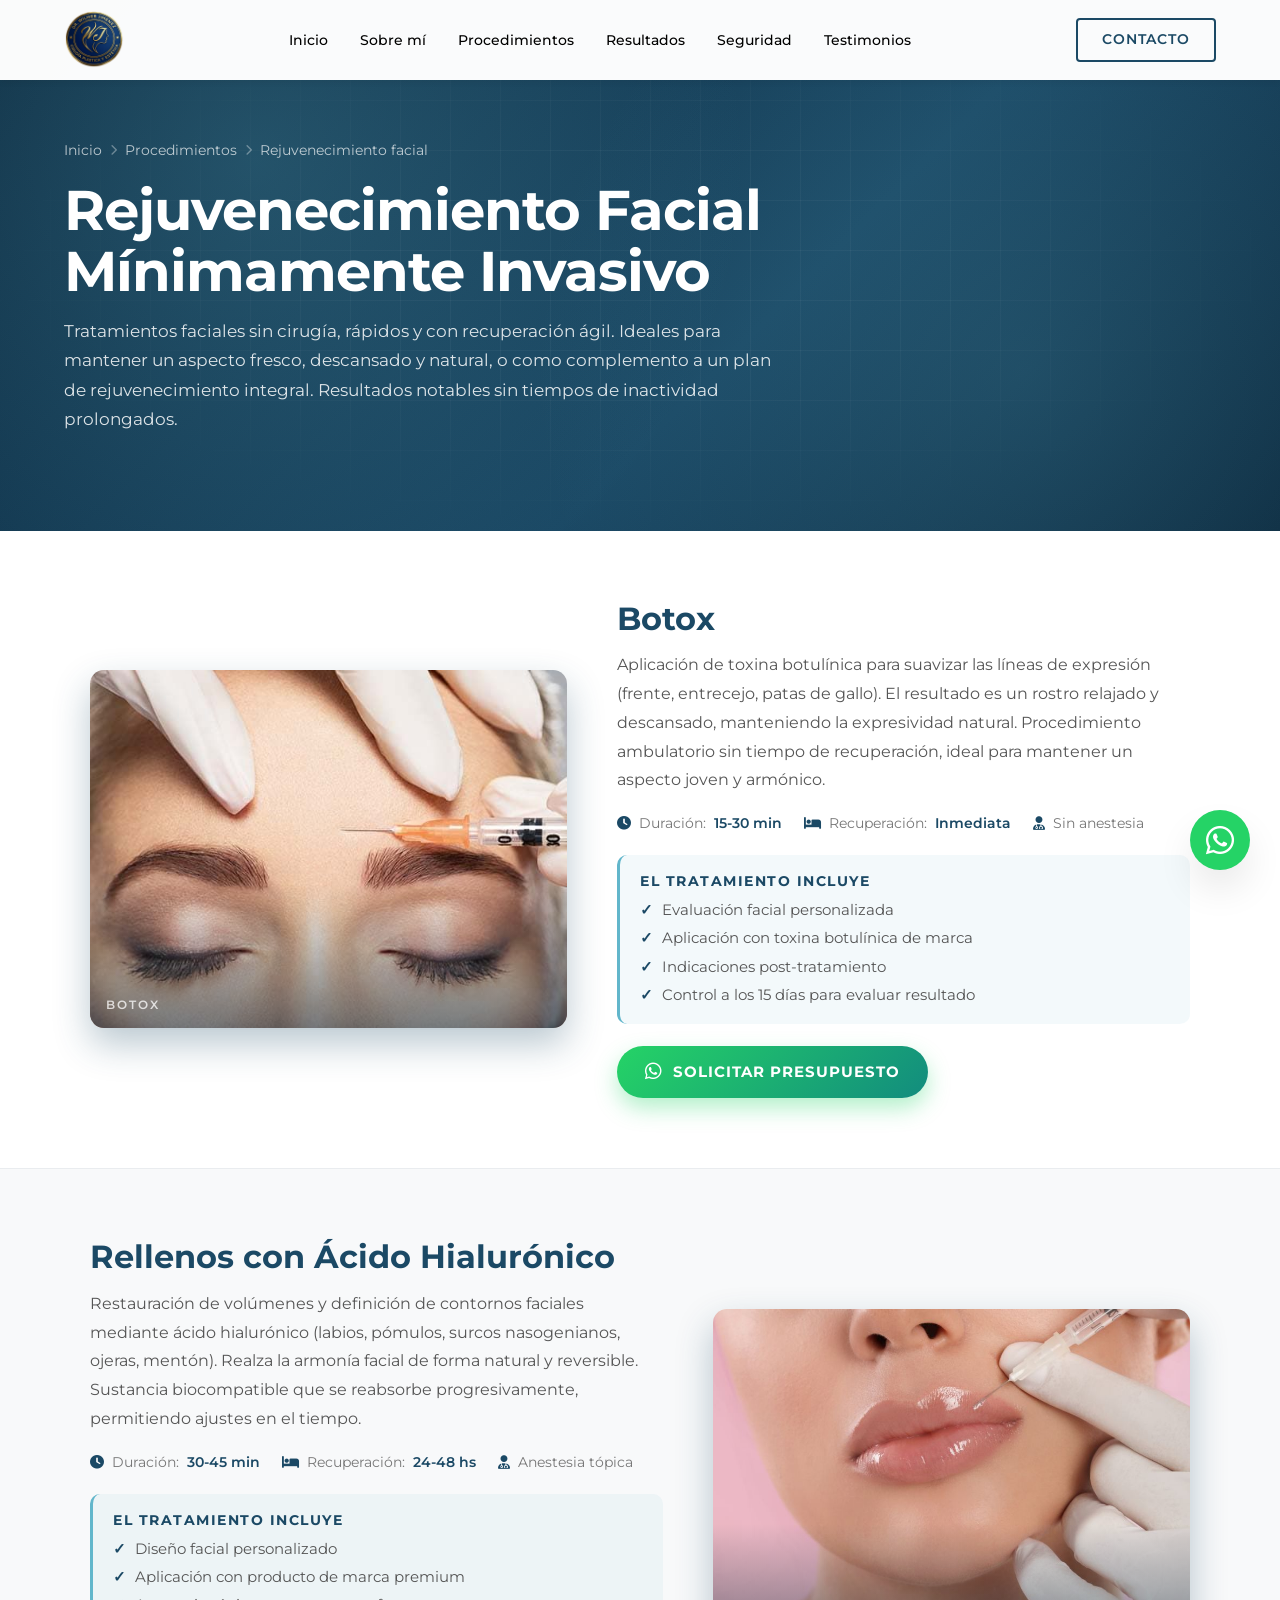
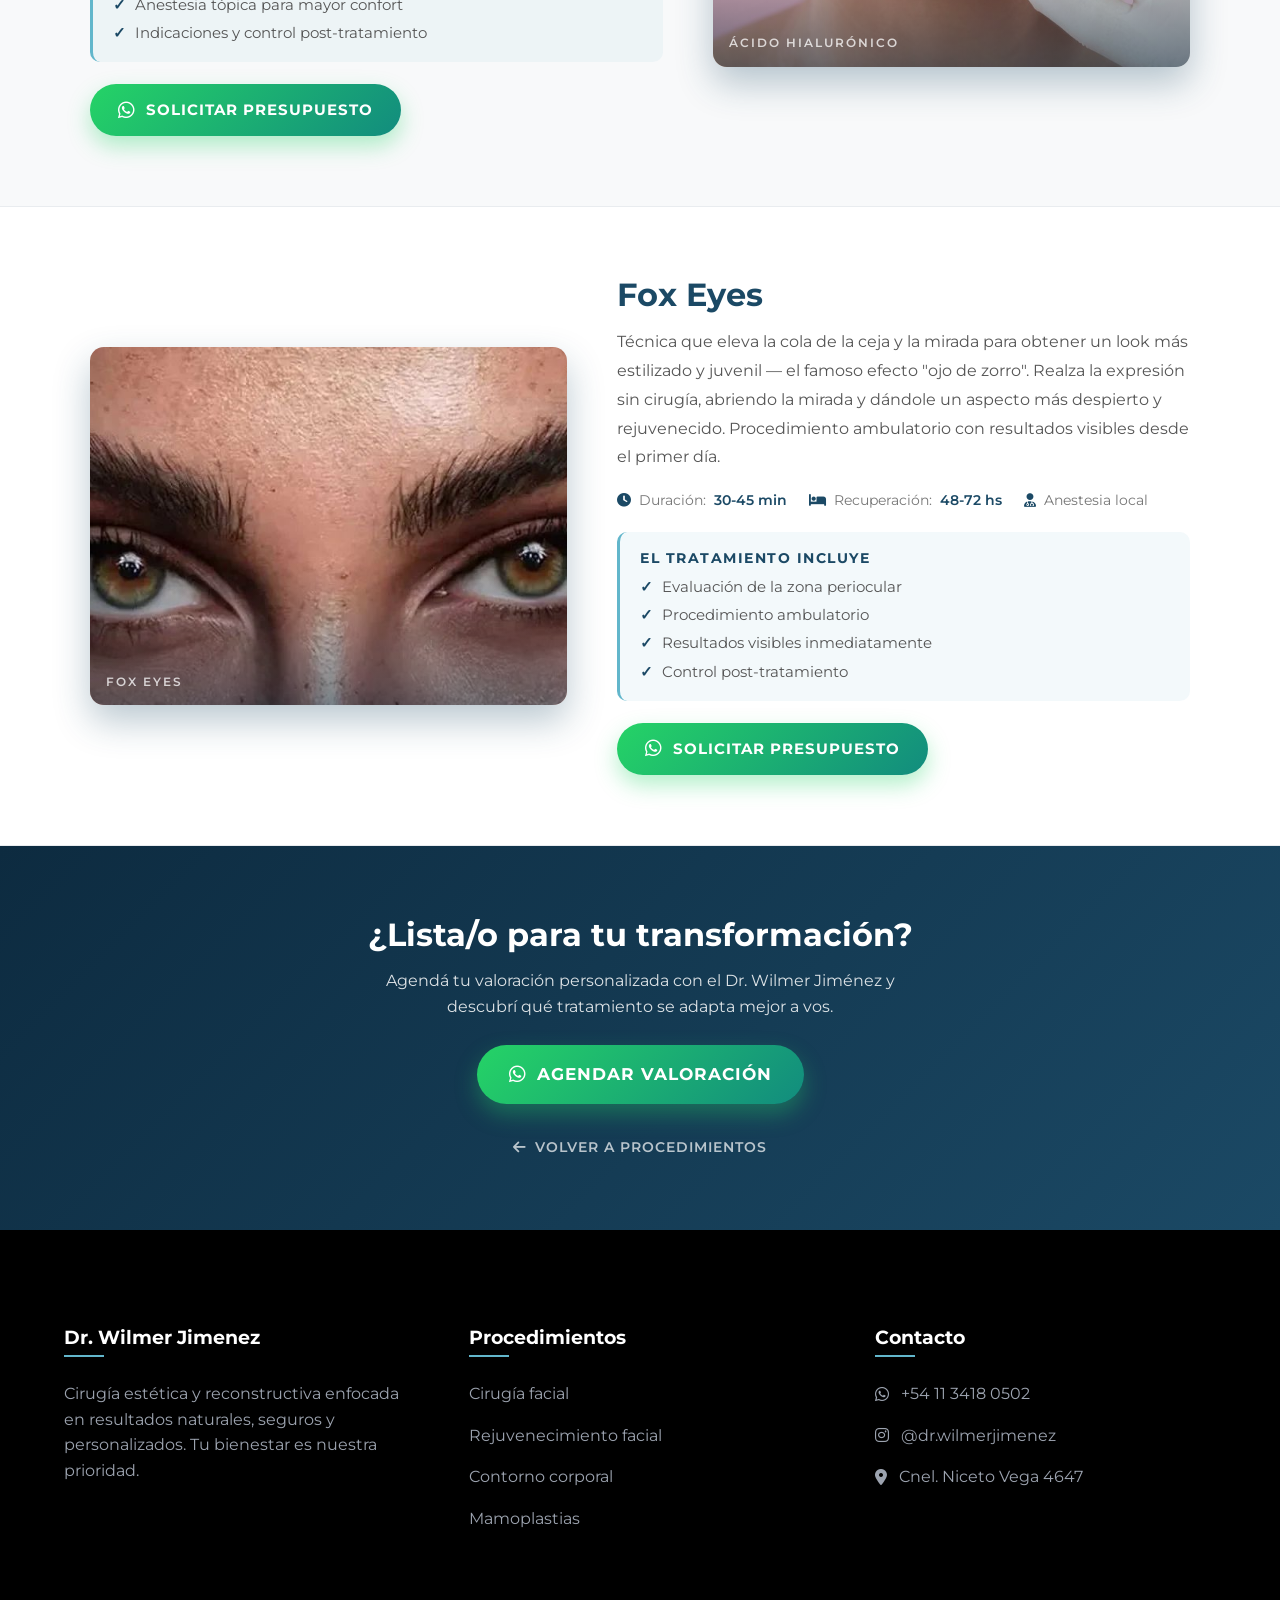
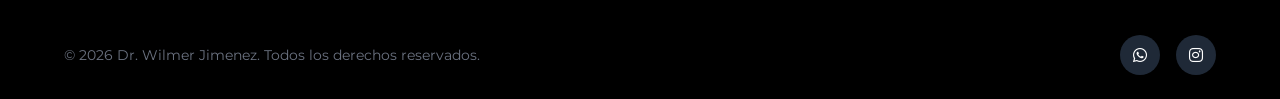
<file: rejuvenecimiento-facial.html>
<!DOCTYPE html>
<html lang="es">

<head>
    <meta charset="UTF-8">
    <meta name="viewport" content="width=device-width, initial-scale=1.0">
    <title>Rejuvenecimiento Facial Mínimamente Invasivo | Dr. Wilmer Jiménez</title>
    <meta name="description" content="Tratamientos de rejuvenecimiento facial sin cirugía: botox, rellenos con ácido hialurónico y fox eyes. Dr. Wilmer Jiménez en Buenos Aires.">
    <link rel="preconnect" href="https://fonts.googleapis.com">
    <link rel="preconnect" href="https://fonts.gstatic.com" crossorigin>
    <link href="https://fonts.googleapis.com/css2?family=Montserrat:wght@300;400;500;600;700&display=swap" rel="stylesheet">
    <link rel="stylesheet" href="https://cdnjs.cloudflare.com/ajax/libs/font-awesome/6.4.0/css/all.min.css">
    <link href="https://unpkg.com/aos@2.3.1/dist/aos.css" rel="stylesheet">
    <link rel="stylesheet" href="style.css">
    <link rel="icon" type="image/png" sizes="32x32" href="favicon.png">
    <link rel="apple-touch-icon" href="favicon.png">
    <link rel="shortcut icon" href="favicon.png">

    <style>
        .proc-page-hero { position: relative; padding: 140px 0 80px; background: linear-gradient(135deg, #0D2B40 0%, #1B4965 60%, #0D2B40 100%); color: #fff; overflow: hidden; }
        .proc-page-hero::before { content: ''; position: absolute; inset: 0; background-image: radial-gradient(circle at 20% 30%, rgba(98,182,203,.22), transparent 45%), radial-gradient(circle at 80% 70%, rgba(98,182,203,.15), transparent 45%); pointer-events: none; }
        .proc-page-hero::after { content: ''; position: absolute; inset: 0; background-image: linear-gradient(rgba(255,255,255,.04) 1px, transparent 1px), linear-gradient(90deg, rgba(255,255,255,.04) 1px, transparent 1px); background-size: 50px 50px; mask: radial-gradient(ellipse at center, #000 30%, transparent 75%); pointer-events: none; }
        .proc-page-hero .container { position: relative; z-index: 1; }
        .breadcrumb { display: flex; gap: 8px; align-items: center; font-size: 0.85rem; color: rgba(255,255,255,.7); margin-bottom: 18px; flex-wrap: wrap; }
        .breadcrumb a { color: rgba(255,255,255,.7); text-decoration: none; transition: color .25s; }
        .breadcrumb a:hover { color: #fff; }
        .breadcrumb i { font-size: 0.7rem; opacity: .5; }
        .proc-page-hero h1 { font-size: clamp(2rem, 5vw, 3.5rem); font-weight: 700; margin-bottom: 14px; line-height: 1.1; letter-spacing: -1px; max-width: 800px; }
        .proc-page-hero p.lead { font-size: 1.05rem; line-height: 1.75; color: rgba(255,255,255,.85); max-width: 720px; font-weight: 400; }
        .sub-proc-section { padding: 70px 0; border-bottom: 1px solid #e9ecef; }
        .sub-proc-section:nth-child(even) { background: #f8f9fa; }
        .sub-proc-grid { display: grid; grid-template-columns: 1fr 1.2fr; gap: 50px; align-items: center; max-width: 1100px; margin: 0 auto; }
        .sub-proc-section:nth-child(even) .sub-proc-grid { grid-template-columns: 1.2fr 1fr; }
        .sub-proc-section:nth-child(even) .sub-proc-img-wrap { order: 2; }
        .sub-proc-img-wrap { position: relative; }
        .sub-proc-img { position: relative; width: 100%; aspect-ratio: 4/3; border-radius: 14px; overflow: hidden; background: linear-gradient(135deg, #1B4965 0%, #0D2B40 60%, #1B4965 100%); background-size: cover; background-position: center; box-shadow: 0 16px 36px rgba(27,73,101,.3); display: flex; align-items: center; justify-content: center; }
        .sub-proc-img::before { content: ''; position: absolute; inset: 0; background-image: radial-gradient(circle at 30% 25%, rgba(98,182,203,.3), transparent 45%), radial-gradient(circle at 70% 75%, rgba(255,255,255,.1), transparent 45%); }
        .sub-proc-img.has-photo::before { display: none; }
        .sub-proc-img.has-photo::after { content: ''; position: absolute; inset: 0; background: linear-gradient(180deg, transparent 0%, transparent 60%, rgba(13,43,64,.55) 100%); pointer-events: none; }
        .sub-proc-img-em { position: relative; z-index: 2; font-size: 7rem; line-height: 1; filter: drop-shadow(0 8px 20px rgba(0,0,0,.4)); }
        .sub-proc-label { position: absolute; bottom: 14px; left: 16px; z-index: 2; font-size: 0.72rem; color: rgba(255,255,255,.75); text-transform: uppercase; letter-spacing: 2px; font-weight: 600; }
        .sub-proc-content h2 { font-size: 2rem; color: var(--clr-medical-blue); margin-bottom: 14px; font-weight: 700; line-height: 1.15; }
        .sub-proc-content .desc { font-size: 1rem; color: #555; line-height: 1.8; margin-bottom: 18px; }
        .sub-proc-includes { margin: 20px 0 22px; padding: 18px 20px; border-radius: 10px; background: rgba(98,182,203,.08); border-left: 3px solid #62b6cb; }
        .sub-proc-includes h4 { font-size: 0.85rem; color: var(--clr-medical-blue); text-transform: uppercase; letter-spacing: 1.5px; margin-bottom: 10px; font-weight: 700; }
        .sub-proc-includes ul { list-style: none; padding: 0; margin: 0; display: flex; flex-direction: column; gap: 6px; }
        .sub-proc-includes li { font-size: 0.92rem; color: #555; padding-left: 22px; position: relative; line-height: 1.5; }
        .sub-proc-includes li::before { content: '✓'; position: absolute; left: 0; color: var(--clr-medical-blue); font-weight: 700; }
        .sub-proc-meta { display: flex; gap: 22px; flex-wrap: wrap; margin-bottom: 20px; }
        .sub-proc-meta .meta-item { display: flex; align-items: center; gap: 8px; font-size: 0.85rem; color: #777; }
        .sub-proc-meta .meta-item i { color: var(--clr-medical-blue); }
        .sub-proc-meta .meta-item strong { color: var(--clr-medical-blue); font-weight: 600; }
        .btn-presupuesto { display: inline-flex; align-items: center; gap: 10px; padding: 14px 28px; border-radius: 50px; background: linear-gradient(135deg, #25D366 0%, #128C7E 100%); color: #fff; font-weight: 700; font-size: 0.95rem; text-decoration: none; text-transform: uppercase; letter-spacing: 1px; box-shadow: 0 10px 22px rgba(37,211,102,.35); transition: transform .25s, box-shadow .25s; }
        .btn-presupuesto:hover { transform: translateY(-3px); box-shadow: 0 14px 30px rgba(37,211,102,.5); }
        .btn-presupuesto i { font-size: 1.2rem; }
        .final-cta { padding: 70px 0; text-align: center; background: linear-gradient(135deg, #0D2B40 0%, #1B4965 100%); color: #fff; }
        .final-cta h2 { font-size: 2rem; margin-bottom: 14px; font-weight: 700; }
        .final-cta p { font-size: 1rem; color: rgba(255,255,255,.85); margin-bottom: 26px; max-width: 580px; margin-left: auto; margin-right: auto; }
        .back-link { display: inline-flex; align-items: center; gap: 8px; padding: 50px 0 0; color: var(--clr-medical-blue); text-decoration: none; font-size: 0.9rem; font-weight: 600; text-transform: uppercase; letter-spacing: 1px; transition: gap .25s; }
        .back-link:hover { gap: 14px; }
        @media (max-width: 768px) { .sub-proc-grid, .sub-proc-section:nth-child(even) .sub-proc-grid { grid-template-columns: 1fr; gap: 30px; } .sub-proc-section:nth-child(even) .sub-proc-img-wrap { order: 0; } .sub-proc-content h2 { font-size: 1.5rem; } .sub-proc-img-em { font-size: 5rem; } }
    </style>
</head>

<body>

    <header class="header">
        <div class="container navbar">
            <a href="index.html" class="logo" style="display: flex; align-items: center; padding: 5px 0;" title="Dr. Wilmer Jimenez - Inicio">
                <img src="favicon.png" alt="Logo corporativo Dr. Wilmer Jimenez" title="Dr. Wilmer Jimenez" style="width: 60px; height: 60px; object-fit: contain; border-radius: 8px;">
            </a>
            <nav class="nav-menu">
                <ul class="nav-list">
                    <li><a href="index.html">Inicio</a></li>
                    <li><a href="index.html#sobre-mi">Sobre mí</a></li>
                    <li><a href="index.html#procedimientos">Procedimientos</a></li>
                    <li><a href="index.html#resultados">Resultados</a></li>
                    <li><a href="index.html#seguridad">Seguridad</a></li>
                    <li><a href="index.html#testimonios">Testimonios</a></li>
                </ul>
            </nav>
            <a href="index.html#contacto" class="btn btn-outline nav-btn">Contacto</a>
            <button class="menu-toggle" aria-label="Abrir menú"><i class="fas fa-bars"></i></button>
        </div>
    </header>

    <section class="proc-page-hero">
        <div class="container">
            <div class="breadcrumb">
                <a href="index.html">Inicio</a><i class="fas fa-chevron-right"></i>
                <a href="index.html#procedimientos">Procedimientos</a><i class="fas fa-chevron-right"></i>
                <span>Rejuvenecimiento facial</span>
            </div>
            <h1>Rejuvenecimiento Facial Mínimamente Invasivo</h1>
            <p class="lead">Tratamientos faciales sin cirugía, rápidos y con recuperación ágil. Ideales para mantener un aspecto fresco, descansado y natural, o como complemento a un plan de rejuvenecimiento integral. Resultados notables sin tiempos de inactividad prolongados.</p>
        </div>
    </section>

    <!-- Botox -->
    <section class="sub-proc-section">
        <div class="container">
            <div class="sub-proc-grid">
                <div class="sub-proc-img-wrap">
                    <div class="sub-proc-img has-photo" style="background-image: url('REJU/PHOTO-2026-06-01-14-25-06.jpg');">
                        <span class="sub-proc-label">Botox</span>
                    </div>
                </div>
                <div class="sub-proc-content">
                    <h2>Botox</h2>
                    <p class="desc">Aplicación de toxina botulínica para suavizar las líneas de expresión (frente, entrecejo, patas de gallo). El resultado es un rostro relajado y descansado, manteniendo la expresividad natural. Procedimiento ambulatorio sin tiempo de recuperación, ideal para mantener un aspecto joven y armónico.</p>
                    <div class="sub-proc-meta">
                        <div class="meta-item"><i class="fas fa-clock"></i> Duración: <strong>15-30 min</strong></div>
                        <div class="meta-item"><i class="fas fa-bed"></i> Recuperación: <strong>Inmediata</strong></div>
                        <div class="meta-item"><i class="fas fa-user-md"></i> Sin anestesia</div>
                    </div>
                    <div class="sub-proc-includes">
                        <h4>El tratamiento incluye</h4>
                        <ul>
                            <li>Evaluación facial personalizada</li>
                            <li>Aplicación con toxina botulínica de marca</li>
                            <li>Indicaciones post-tratamiento</li>
                            <li>Control a los 15 días para evaluar resultado</li>
                        </ul>
                    </div>
                    <a href="https://wa.me/541134180502?text=Hola%20Dr.%2C%20quiero%20consultar%20el%20presupuesto%20para%20Botox." target="_blank" class="btn-presupuesto">
                        <i class="fab fa-whatsapp"></i> Solicitar presupuesto
                    </a>
                </div>
            </div>
        </div>
    </section>

    <!-- Ácido hialurónico -->
    <section class="sub-proc-section">
        <div class="container">
            <div class="sub-proc-grid">
                <div class="sub-proc-img-wrap">
                    <div class="sub-proc-img has-photo" style="background-image: url('REJU/PHOTO-2026-06-01-14-24-15.jpg');">
                        <span class="sub-proc-label">Ácido Hialurónico</span>
                    </div>
                </div>
                <div class="sub-proc-content">
                    <h2>Rellenos con Ácido Hialurónico</h2>
                    <p class="desc">Restauración de volúmenes y definición de contornos faciales mediante ácido hialurónico (labios, pómulos, surcos nasogenianos, ojeras, mentón). Realza la armonía facial de forma natural y reversible. Sustancia biocompatible que se reabsorbe progresivamente, permitiendo ajustes en el tiempo.</p>
                    <div class="sub-proc-meta">
                        <div class="meta-item"><i class="fas fa-clock"></i> Duración: <strong>30-45 min</strong></div>
                        <div class="meta-item"><i class="fas fa-bed"></i> Recuperación: <strong>24-48 hs</strong></div>
                        <div class="meta-item"><i class="fas fa-user-md"></i> Anestesia tópica</div>
                    </div>
                    <div class="sub-proc-includes">
                        <h4>El tratamiento incluye</h4>
                        <ul>
                            <li>Diseño facial personalizado</li>
                            <li>Aplicación con producto de marca premium</li>
                            <li>Anestesia tópica para mayor confort</li>
                            <li>Indicaciones y control post-tratamiento</li>
                        </ul>
                    </div>
                    <a href="https://wa.me/541134180502?text=Hola%20Dr.%2C%20quiero%20consultar%20el%20presupuesto%20para%20Ácido%20Hialurónico." target="_blank" class="btn-presupuesto">
                        <i class="fab fa-whatsapp"></i> Solicitar presupuesto
                    </a>
                </div>
            </div>
        </div>
    </section>

    <!-- Fox Eyes -->
    <section class="sub-proc-section">
        <div class="container">
            <div class="sub-proc-grid">
                <div class="sub-proc-img-wrap">
                    <div class="sub-proc-img has-photo" style="background-image: url('REJU/PHOTO-2026-06-01-14-24-32.jpg');">
                        <span class="sub-proc-label">Fox Eyes</span>
                    </div>
                </div>
                <div class="sub-proc-content">
                    <h2>Fox Eyes</h2>
                    <p class="desc">Técnica que eleva la cola de la ceja y la mirada para obtener un look más estilizado y juvenil — el famoso efecto "ojo de zorro". Realza la expresión sin cirugía, abriendo la mirada y dándole un aspecto más despierto y rejuvenecido. Procedimiento ambulatorio con resultados visibles desde el primer día.</p>
                    <div class="sub-proc-meta">
                        <div class="meta-item"><i class="fas fa-clock"></i> Duración: <strong>30-45 min</strong></div>
                        <div class="meta-item"><i class="fas fa-bed"></i> Recuperación: <strong>48-72 hs</strong></div>
                        <div class="meta-item"><i class="fas fa-user-md"></i> Anestesia local</div>
                    </div>
                    <div class="sub-proc-includes">
                        <h4>El tratamiento incluye</h4>
                        <ul>
                            <li>Evaluación de la zona periocular</li>
                            <li>Procedimiento ambulatorio</li>
                            <li>Resultados visibles inmediatamente</li>
                            <li>Control post-tratamiento</li>
                        </ul>
                    </div>
                    <a href="https://wa.me/541134180502?text=Hola%20Dr.%2C%20quiero%20consultar%20el%20presupuesto%20para%20Fox%20Eyes." target="_blank" class="btn-presupuesto">
                        <i class="fab fa-whatsapp"></i> Solicitar presupuesto
                    </a>
                </div>
            </div>
        </div>
    </section>

    <section class="final-cta">
        <div class="container">
            <h2>¿Lista/o para tu transformación?</h2>
            <p>Agendá tu valoración personalizada con el Dr. Wilmer Jiménez y descubrí qué tratamiento se adapta mejor a vos.</p>
            <a href="https://wa.me/541134180502?text=Hola%20Dr.%2C%20quiero%20agendar%20una%20valoraci%C3%B3n%20para%20rejuvenecimiento%20facial." target="_blank" class="btn-presupuesto" style="font-size: 1.05rem; padding: 16px 32px;">
                <i class="fab fa-whatsapp"></i> Agendar valoración
            </a>
            <div style="margin-top: 30px;">
                <a href="index.html#procedimientos" class="back-link" style="color: rgba(255,255,255,.7); padding: 0;">
                    <i class="fas fa-arrow-left"></i> Volver a procedimientos
                </a>
            </div>
        </div>
    </section>

    <footer class="footer">
        <div class="container footer-container">
            <div class="footer-col">
                <h3>Dr. Wilmer Jimenez</h3>
                <p>Cirugía estética y reconstructiva enfocada en resultados naturales, seguros y personalizados. Tu bienestar es nuestra prioridad.</p>
            </div>
            <div class="footer-col">
                <h3>Procedimientos</h3>
                <ul>
                    <li><a href="cirugia-facial.html">Cirugía facial</a></li>
                    <li><a href="rejuvenecimiento-facial.html">Rejuvenecimiento facial</a></li>
                    <li><a href="contorno-corporal.html">Contorno corporal</a></li>
                    <li><a href="mamoplastias.html">Mamoplastias</a></li>
                </ul>
            </div>
            <div class="footer-col">
                <h3>Contacto</h3>
                <ul>
                    <li><i class="fab fa-whatsapp"></i> <a href="https://wa.me/541134180502" target="_blank">+54 11 3418 0502</a></li>
                    <li><i class="fab fa-instagram"></i> <a href="https://www.instagram.com/dr.wilmerjimenez" target="_blank">@dr.wilmerjimenez</a></li>
                    <li><i class="fas fa-map-marker-alt"></i> <a href="https://www.google.com/maps/search/?api=1&query=Cnel.+Niceto+Vega+4647,+C1414BEA+Ciudad+Autónoma+de+Buenos+Aires,+Argentina" target="_blank">Cnel. Niceto Vega 4647</a></li>
                </ul>
            </div>
        </div>
        <div class="footer-bottom">
            <div class="container">
                <p>&copy; 2026 Dr. Wilmer Jimenez. Todos los derechos reservados.</p>
                <div class="social-links">
                    <a href="https://wa.me/541134180502" target="_blank" aria-label="WhatsApp"><i class="fab fa-whatsapp"></i></a>
                    <a href="https://www.instagram.com/dr.wilmerjimenez" target="_blank" aria-label="Instagram"><i class="fab fa-instagram"></i></a>
                </div>
            </div>
        </div>
    </footer>

    <a href="https://wa.me/541134180502" class="whatsapp-float" target="_blank" aria-label="Contactar por WhatsApp">
        <i class="fab fa-whatsapp"></i>
    </a>

    <script src="https://unpkg.com/aos@2.3.1/dist/aos.js"></script>
    <script>AOS.init({ duration: 1000, once: true, offset: 50, easing: 'ease-out-cubic' });</script>
</body>

</html>
</file>
<file: style.css>
/* ==========================================================================
   CSS Variables & Typography
   ========================================================================== */
:root {
    /* Colors */
    --clr-white: #ffffff;
    --clr-black: #000000;
    --clr-gray-light: #f5f7fa;
    --clr-gray: #000000;
    --clr-medical-blue: #1b4965;
    --clr-medical-blue-light: #62b6cb;
    --clr-medical-blue-dark: #103247;
    
    /* Typography */
    --ff-primary: 'Montserrat', sans-serif;
    
    /* Transitions */
    --transition: all 0.3s cubic-bezier(0.25, 0.8, 0.25, 1);
    
    /* Shadows */
    --shadow-sm: 0 4px 6px -1px rgba(0, 0, 0, 0.05);
    --shadow-md: 0 10px 25px -5px rgba(0, 0, 0, 0.08);
    --shadow-lg: 0 20px 40px -5px rgba(0, 0, 0, 0.12);
}

/* ==========================================================================
   Reset & Base Styles
   ========================================================================== */
* {
    margin: 0;
    padding: 0;
    box-sizing: border-box;
}

html {
    scroll-behavior: smooth;
}

body {
    font-family: var(--ff-primary);
    color: var(--clr-black);
    line-height: 1.6;
    background-color: var(--clr-white);
    -webkit-font-smoothing: antialiased;
}

h1, h2, h3, h4, h5, h6 {
    line-height: 1.2;
    font-weight: 700;
}

p {
    color: var(--clr-gray);
    margin-bottom: 1rem;
}

a {
    text-decoration: none;
    color: inherit;
    transition: var(--transition);
}

ul {
    list-style: none;
}

img {
    max-width: 100%;
    height: auto;
    display: block;
}

.container {
    width: 100%;
    max-width: 1200px;
    margin: 0 auto;
    padding: 0 1.5rem;
}

.section-padding {
    padding: 6rem 0;
}

.bg-light {
    background-color: var(--clr-gray-light);
}

.bg-dark {
    background-color: var(--clr-black);
    color: var(--clr-white);
}

.text-center {
    text-align: center;
}

.text-white {
    color: var(--clr-white);
}

/* ==========================================================================
   Typography & Utilities
   ========================================================================== */
.section-title {
    font-size: 2.5rem;
    margin-bottom: 0.5rem;
    color: var(--clr-medical-blue-dark);
}

.bg-dark .section-title {
    color: var(--clr-white);
}

.section-subtitle {
    font-size: 1.1rem;
    max-width: 600px;
    margin: 0 auto 3rem;
}

.title-divider {
    height: 3px;
    width: 60px;
    background-color: var(--clr-medical-blue-light);
    margin-bottom: 2rem;
}

.title-divider.center {
    margin: 0 auto 2rem;
}

.title-divider.light {
    background-color: var(--clr-medical-blue);
}

/* Buttons */
.btn {
    display: inline-block;
    padding: 1rem 2rem;
    border-radius: 4px;
    font-weight: 600;
    text-transform: uppercase;
    letter-spacing: 1px;
    font-size: 0.9rem;
    cursor: pointer;
    border: 2px solid transparent;
    transition: var(--transition);
    text-align: center;
}

.btn-primary {
    background-color: var(--clr-medical-blue);
    color: var(--clr-white);
}

.btn-primary:hover {
    background-color: var(--clr-medical-blue-dark);
    box-shadow: var(--shadow-md);
    transform: translateY(-2px);
}

.btn-secondary {
    background-color: transparent;
    color: var(--clr-black);
    border-color: var(--clr-black);
}

.btn-secondary:hover {
    background-color: var(--clr-black);
    color: var(--clr-white);
    transform: translateY(-2px);
}

.btn-outline {
    background-color: transparent;
    color: var(--clr-medical-blue);
    border-color: var(--clr-medical-blue);
}

.btn-outline:hover {
    background-color: var(--clr-medical-blue);
    color: var(--clr-white);
}

.btn-outline-primary {
    color: var(--clr-medical-blue);
    border: 1px solid var(--clr-medical-blue);
    padding: 0.6rem 1.2rem;
    font-size: 0.8rem;
}

.btn-outline-primary:hover {
    background-color: var(--clr-medical-blue);
    color: var(--clr-white);
}

.btn-sm {
    padding: 0.6rem 1.2rem;
    font-size: 0.8rem;
}

.btn-block {
    display: block;
    width: 100%;
}

/* ==========================================================================
   Header / Navbar
   ========================================================================== */
.header {
    position: fixed;
    top: 0;
    left: 0;
    width: 100%;
    background-color: rgba(255, 255, 255, 0.98);
    box-shadow: var(--shadow-sm);
    z-index: 1000;
    transition: var(--transition);
}

.navbar {
    display: flex;
    justify-content: space-between;
    align-items: center;
    height: 80px;
}

.logo {
    display: flex;
    flex-direction: column;
}

.dr-name {
    font-weight: 700;
    font-size: 1.2rem;
    color: var(--clr-medical-blue-dark);
    text-transform: uppercase;
    letter-spacing: 1px;
}

.dr-title {
    font-size: 0.8rem;
    color: var(--clr-gray);
    letter-spacing: 2px;
}

.nav-list {
    display: flex;
    gap: 2rem;
}

.nav-list a {
    font-weight: 500;
    font-size: 0.9rem;
    color: var(--clr-black);
    position: relative;
}

.nav-list a::after {
    content: '';
    position: absolute;
    bottom: -5px;
    left: 0;
    width: 0;
    height: 2px;
    background-color: var(--clr-medical-blue-light);
    transition: var(--transition);
}

.nav-list a:hover::after,
.nav-list a.active::after {
    width: 100%;
}

.nav-list a:hover {
    color: var(--clr-medical-blue);
}

.nav-btn {
    padding: 0.5rem 1.5rem;
}

.menu-toggle {
    display: none;
    background: none;
    border: none;
    font-size: 1.5rem;
    color: var(--clr-black);
    cursor: pointer;
}

/* ==========================================================================
   Hero Section
   ========================================================================== */
.hero {
    padding-top: 120px;
    min-height: 100vh;
    display: flex;
    align-items: center;
    background-color: var(--clr-gray-light);
    background-image: linear-gradient(to right, rgba(255, 255, 255, 0.95) 0%, rgba(255, 255, 255, 0.7) 40%, rgba(255, 255, 255, 0) 100%), url('resu_Img/banner.jpeg');
    background-size: cover;
    background-position: center;
    background-repeat: no-repeat;
    position: relative;
    overflow: hidden;
}

.hero::before {
    content: '';
    position: absolute;
    top: -10%;
    right: -5%;
    width: 500px;
    height: 500px;
    border-radius: 50%;
    background: linear-gradient(135deg, rgba(98, 182, 203, 0.1) 0%, rgba(27, 73, 101, 0.05) 100%);
    z-index: 0;
}

.hero-container {
    display: grid;
    grid-template-columns: 1fr 1fr;
    gap: 4rem;
    align-items: center;
    position: relative;
    z-index: 1;
}

.hero-content h1 {
    font-size: 3.5rem;
    margin-bottom: 1.5rem;
    color: var(--clr-black);
    text-shadow: 0 0 20px rgba(255, 255, 255, 1), 0 0 10px rgba(255, 255, 255, 0.8);
}

.hero-content h1 span {
    display: block;
    font-size: 1.5rem;
    color: var(--clr-medical-blue);
    font-weight: 500;
    text-transform: uppercase;
    letter-spacing: 2px;
    margin-bottom: 0.5rem;
}

.hero-content p {
    font-size: 1.25rem;
    margin-bottom: 2.5rem;
    max-width: 480px;
    font-weight: 500;
    text-shadow: 0 0 15px rgba(255, 255, 255, 1);
}

.hero-buttons {
    display: flex;
    gap: 1rem;
}

.hero-image {
    position: relative;
    border-radius: 8px;
    overflow: hidden;
    box-shadow: var(--shadow-lg);
}

.hero-image img {
    width: 100%;
    height: 600px;
    object-fit: cover;
    display: block;
    transition: transform 0.7s;
}

.hero-image:hover img {
    transform: scale(1.03);
}

/* ==========================================================================
   About Section
   ========================================================================== */
.about-container {
    display: grid;
    grid-template-columns: 5fr 7fr;
    gap: 4rem;
    align-items: center;
}

.about-image {
    border-radius: 8px;
    overflow: hidden;
    box-shadow: var(--shadow-lg);
    position: relative;
}

.about-image img {
    width: 100%;
    height: 100%;
    object-fit: cover;
}

.bio-text {
    font-size: 1.1rem;
    margin-bottom: 2.5rem;
}

.about-list {
    display: grid;
    grid-template-columns: 1fr 1fr;
    gap: 2rem;
}

.about-list li {
    display: flex;
    gap: 1rem;
    align-items: flex-start;
}

.about-list i {
    font-size: 1.5rem;
    color: var(--clr-medical-blue-light);
    margin-top: 0.2rem;
}

.about-list h3 {
    font-size: 1.1rem;
    margin-bottom: 0.5rem;
    color: var(--clr-black);
}

.about-list p {
    font-size: 0.9rem;
    margin: 0;
}

/* ==========================================================================
   Procedures Section
   ========================================================================== */
.procedures-grid {
    display: grid;
    grid-template-columns: repeat(auto-fill, minmax(350px, 1fr));
    gap: 2.5rem;
}

.procedure-card {
    background-color: var(--clr-white);
    border-radius: 8px;
    overflow: hidden;
    box-shadow: var(--shadow-sm);
    transition: var(--transition);
    height: 100%;
    display: flex;
    flex-direction: column;
}

.procedure-card:hover {
    box-shadow: var(--shadow-lg);
    transform: translateY(-10px);
}

.procedure-img {
    height: 240px;
    overflow: hidden;
}

.procedure-img img {
    width: 100%;
    height: 100%;
    object-fit: cover;
    transition: var(--transition);
}

.procedure-card:hover .procedure-img img {
    transform: scale(1.05);
}

.procedure-content {
    padding: 2rem;
    flex-grow: 1;
    display: flex;
    flex-direction: column;
}

.procedure-content h3 {
    font-size: 1.3rem;
    margin-bottom: 1rem;
    color: var(--clr-medical-blue-dark);
}

.procedure-content p {
    margin-bottom: 1.5rem;
    flex-grow: 1;
}

.procedure-content .btn {
    align-self: flex-start;
}

/* ==========================================================================
   Results Section
   ========================================================================== */
.results-grid {
    display: grid;
    grid-template-columns: repeat(auto-fit, minmax(300px, 1fr));
    gap: 2rem;
}

.result-item {
    background: var(--clr-white);
    border-radius: 8px;
    overflow: hidden;
    box-shadow: var(--shadow-sm);
}

.result-img-wrapper {
    position: relative;
    height: 350px;
}

.result-img-wrapper img {
    width: 100%;
    height: 100%;
    object-fit: cover;
}

.result-label {
    position: absolute;
    bottom: 1rem;
    right: 1rem;
    background-color: rgba(0, 0, 0, 0.7);
    color: var(--clr-white);
    padding: 0.3rem 0.8rem;
    border-radius: 20px;
    font-size: 0.8rem;
    font-weight: 600;
    letter-spacing: 1px;
}

.result-caption {
    padding: 1.5rem;
    font-weight: 600;
    font-size: 1.1rem;
    text-align: center;
    color: var(--clr-medical-blue-dark);
}

/* ==========================================================================
   Trust Gallery Section
   ========================================================================== */
.trust-gallery {
    display: grid;
    grid-template-columns: repeat(3, 1fr);
    gap: 1.5rem;
    margin-top: 3rem;
}

.trust-img {
    position: relative;
    border-radius: 8px;
    overflow: hidden;
    height: 300px;
}

.trust-img img {
    width: 100%;
    height: 100%;
    object-fit: cover;
    transition: var(--transition);
}

.trust-img:hover img {
    transform: scale(1.05);
}

.trust-overlay {
    position: absolute;
    bottom: 0;
    left: 0;
    width: 100%;
    padding: 2rem 1rem 1rem;
    background: linear-gradient(to top, rgba(0,0,0,0.9), transparent);
    color: var(--clr-white);
    font-weight: 600;
    text-transform: uppercase;
    letter-spacing: 1px;
    text-align: center;
}

/* ==========================================================================
   Testimonials Section
   ========================================================================== */
.testimonials-grid {
    display: grid;
    grid-template-columns: repeat(auto-fit, minmax(300px, 1fr));
    gap: 2rem;
}

.testimonial-card {
    background-color: var(--clr-white);
    padding: 2.5rem 2rem;
    border-radius: 8px;
    box-shadow: var(--shadow-md);
    position: relative;
    transition: var(--transition);
}

.testimonial-card:hover {
    transform: translateY(-5px);
}

.testimonial-card::before {
    content: '\201C';
    position: absolute;
    top: 1rem;
    left: 1.5rem;
    font-size: 4rem;
    color: rgba(98, 182, 203, 0.2);
    font-family: serif;
    line-height: 1;
}

.stars {
    color: #fbbf24;
    margin-bottom: 1rem;
    font-size: 0.9rem;
}

.testimonial-text {
    font-style: italic;
    margin-bottom: 1.5rem;
    color: var(--clr-black);
    position: relative;
    z-index: 1;
}

.patient-name {
    font-weight: 700;
    color: var(--clr-medical-blue-dark);
}

/* ==========================================================================
   Contact Section
   ========================================================================== */
.contact-wrapper {
    display: grid;
    grid-template-columns: 1fr 1fr;
    gap: 4rem;
}

.contact-details {
    margin-top: 2rem;
}

.contact-details li {
    display: flex;
    gap: 1.5rem;
    margin-bottom: 2rem;
}

.contact-details i {
    width: 50px;
    height: 50px;
    background-color: var(--clr-gray-light);
    color: var(--clr-medical-blue);
    border-radius: 50%;
    display: flex;
    align-items: center;
    justify-content: center;
    font-size: 1.2rem;
    flex-shrink: 0;
    transition: var(--transition);
}

.contact-details a:hover i {
    background-color: var(--clr-medical-blue);
    color: var(--clr-white);
}

.contact-details strong {
    display: block;
    margin-bottom: 0.2rem;
    color: var(--clr-black);
}

.contact-details span,
.contact-details a {
    color: var(--clr-gray);
}

.contact-details a:hover span,
.contact-details a:hover strong {
    color: var(--clr-medical-blue);
}

.contact-details a:hover {
    color: var(--clr-medical-blue);
}

.contact-form-container {
    background-color: var(--clr-white);
    padding: 3rem;
    border-radius: 8px;
    box-shadow: var(--shadow-lg);
}

.form-group {
    margin-bottom: 1.5rem;
}

.form-group label {
    display: block;
    margin-bottom: 0.5rem;
    font-weight: 500;
    color: var(--clr-black);
}

.form-group input,
.form-group textarea {
    width: 100%;
    padding: 1rem;
    border: 1px solid #e5e7eb;
    border-radius: 4px;
    font-family: var(--ff-primary);
    font-size: 1rem;
    transition: var(--transition);
}

.form-group input:focus,
.form-group textarea:focus {
    outline: none;
    border-color: var(--clr-medical-blue-light);
    box-shadow: 0 0 0 3px rgba(98, 182, 203, 0.1);
}

/* ==========================================================================
   Footer
   ========================================================================== */
.footer {
    background-color: var(--clr-black);
    color: var(--clr-white);
    padding-top: 6rem;
}

.footer-container {
    display: grid;
    grid-template-columns: repeat(auto-fit, minmax(250px, 1fr));
    gap: 4rem;
    margin-bottom: 4rem;
}

.footer-col h3 {
    font-size: 1.2rem;
    margin-bottom: 1.5rem;
    color: var(--clr-white);
    position: relative;
    padding-bottom: 0.5rem;
}

.footer-col h3::after {
    content: '';
    position: absolute;
    bottom: 0;
    left: 0;
    width: 40px;
    height: 2px;
    background-color: var(--clr-medical-blue-light);
}

.footer-col p {
    color: #9ca3af;
}

.footer-col ul li {
    margin-bottom: 1rem;
}

.footer-col ul a,
.footer-col ul li {
    color: #9ca3af;
    display: flex;
    align-items: center;
    gap: 0.8rem;
}

.footer-col ul a:hover {
    color: var(--clr-white);
    padding-left: 5px;
}

.footer-bottom {
    background-color: #000;
    padding: 1.5rem 0;
}

.footer-bottom .container {
    display: flex;
    justify-content: space-between;
    align-items: center;
}

.footer-bottom p {
    margin: 0;
    color: #6b7280;
    font-size: 0.9rem;
}

.social-links {
    display: flex;
    gap: 1rem;
}

.social-links a {
    width: 40px;
    height: 40px;
    background-color: #1f2937;
    color: var(--clr-white);
    border-radius: 50%;
    display: flex;
    align-items: center;
    justify-content: center;
    transition: var(--transition);
}

.social-links a:hover {
    background-color: var(--clr-medical-blue);
    transform: translateY(-3px);
}

/* ==========================================================================
   WhatsApp Float Button
   ========================================================================== */
.whatsapp-float {
    position: fixed;
    bottom: 30px;
    right: 30px;
    width: 60px;
    height: 60px;
    background-color: #25d366;
    color: white;
    border-radius: 50%;
    display: flex;
    align-items: center;
    justify-content: center;
    font-size: 2rem;
    box-shadow: var(--shadow-lg);
    z-index: 100;
    transition: var(--transition);
    animation: pulse-animation 2s infinite;
}

.whatsapp-float:hover {
    background-color: #128c7e;
    transform: scale(1.1);
}

@keyframes pulse-animation {
  0% {
    box-shadow: 0 0 0 0 rgba(37, 211, 102, 0.7);
  }
  70% {
    box-shadow: 0 0 0 15px rgba(37, 211, 102, 0);
  }
  100% {
    box-shadow: 0 0 0 0 rgba(37, 211, 102, 0);
  }
}

/* ==========================================================================
   Media Queries
   ========================================================================== */
@media (max-width: 992px) {
    .hero-container {
        grid-template-columns: 1fr;
        text-align: center;
        gap: 3rem;
    }
    
    .hero-content h1 {
        font-size: 2.8rem;
    }
    
    .hero-content p {
        margin: 0 auto 2.5rem;
    }
    
    .hero-buttons {
        justify-content: center;
    }
    
    .hero-image img {
        height: 500px;
    }

    .about-container {
        grid-template-columns: 1fr;
    }

    .about-image {
        order: -1;
        max-height: 500px;
    }

    .contact-wrapper {
        grid-template-columns: 1fr;
    }
}

@media (max-width: 768px) {
    .navbar {
        padding: 0 1rem;
    }

    .nav-list {
        position: absolute;
        top: 80px;
        left: -100%;
        width: 100%;
        height: calc(100vh - 80px);
        background-color: var(--clr-white);
        flex-direction: column;
        align-items: center;
        justify-content: center;
        gap: 2rem;
        transition: var(--transition);
        box-shadow: 0 10px 10px rgba(0,0,0,0.1);
    }

    .nav-list.active {
        left: 0;
    }

    .nav-list a {
        font-size: 1.2rem;
    }

    .nav-btn {
        display: none;
    }

    .menu-toggle {
        display: block;
    }

    .about-list {
        grid-template-columns: 1fr;
    }

    .trust-gallery {
        grid-template-columns: 1fr;
    }

    .footer-bottom .container {
        flex-direction: column;
        gap: 1rem;
        text-align: center;
    }
}

@media (max-width: 576px) {
    .hero-content h1 {
        font-size: 2.2rem;
    }
    
    .hero-buttons {
        flex-direction: column;
    }
    
    .section-title {
        font-size: 2rem;
    }
    
    .contact-form-container {
        padding: 2rem 1.5rem;
    }
}
</file>
